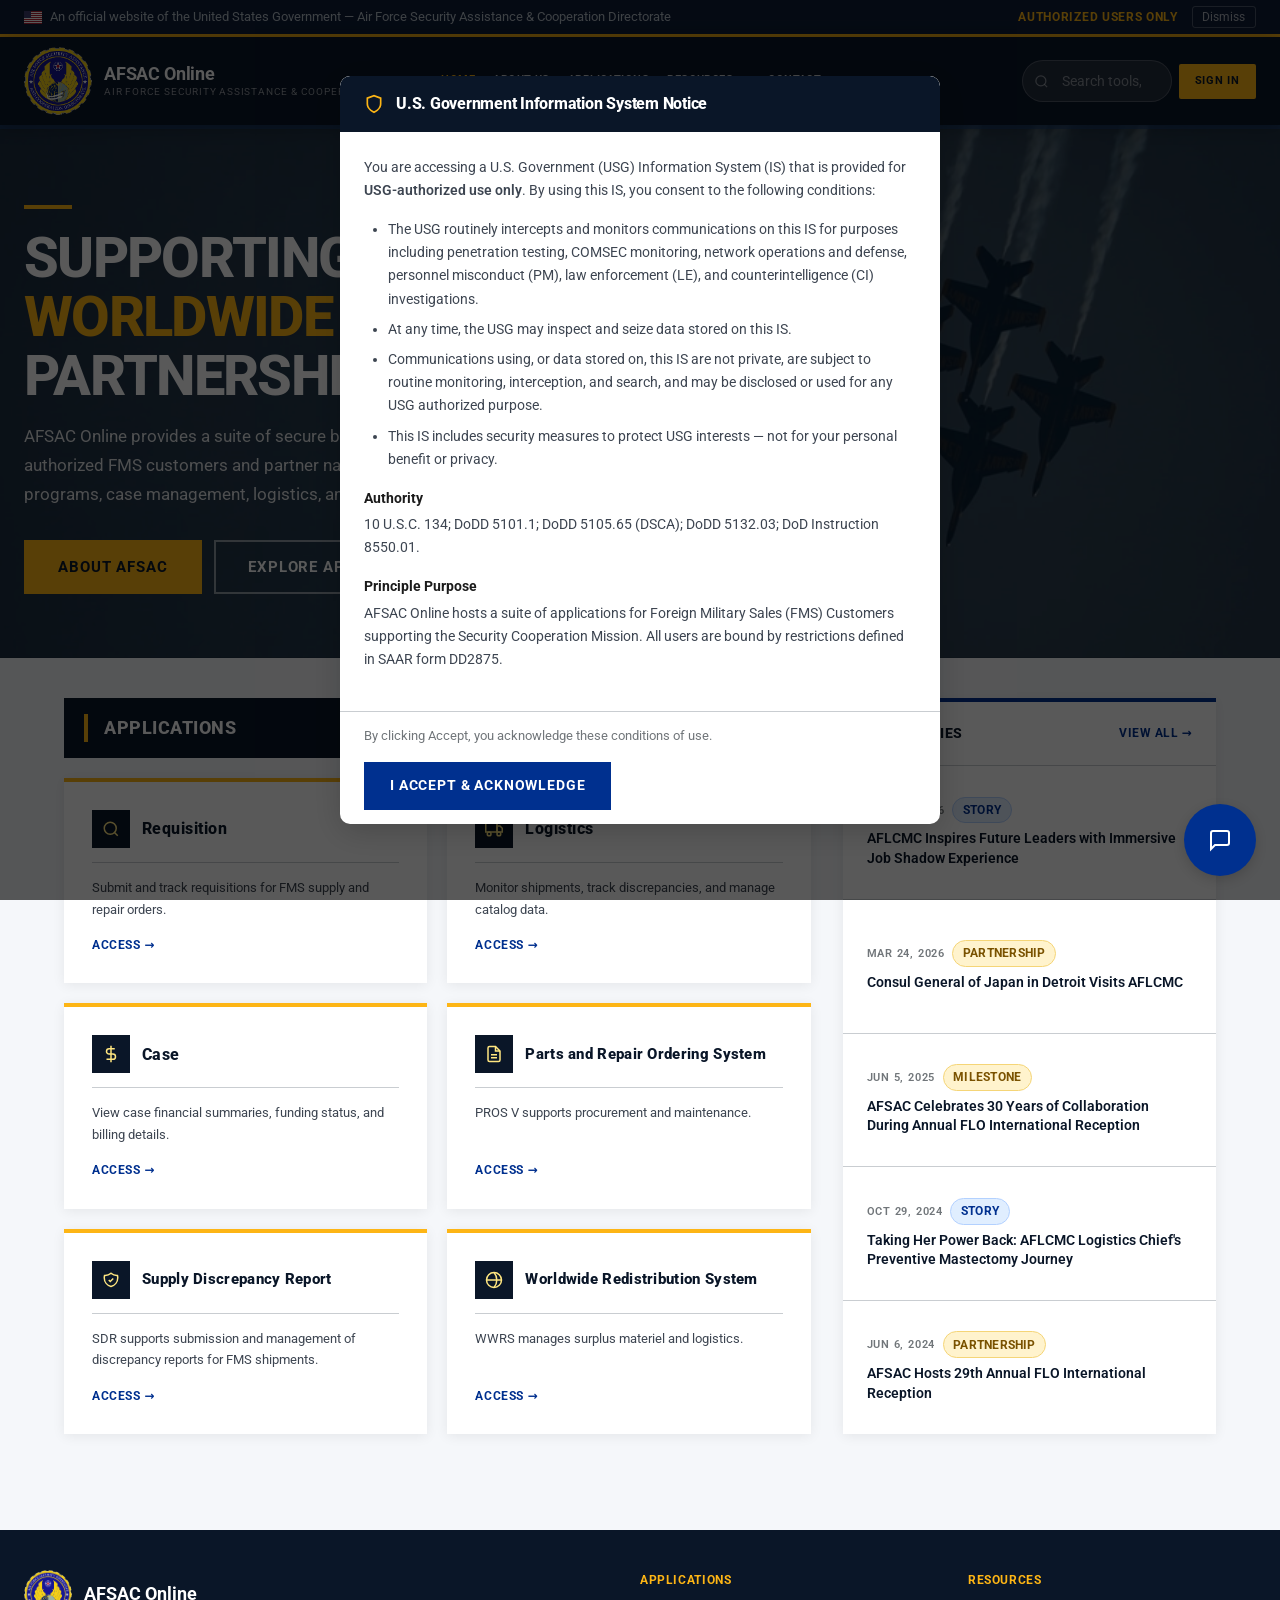
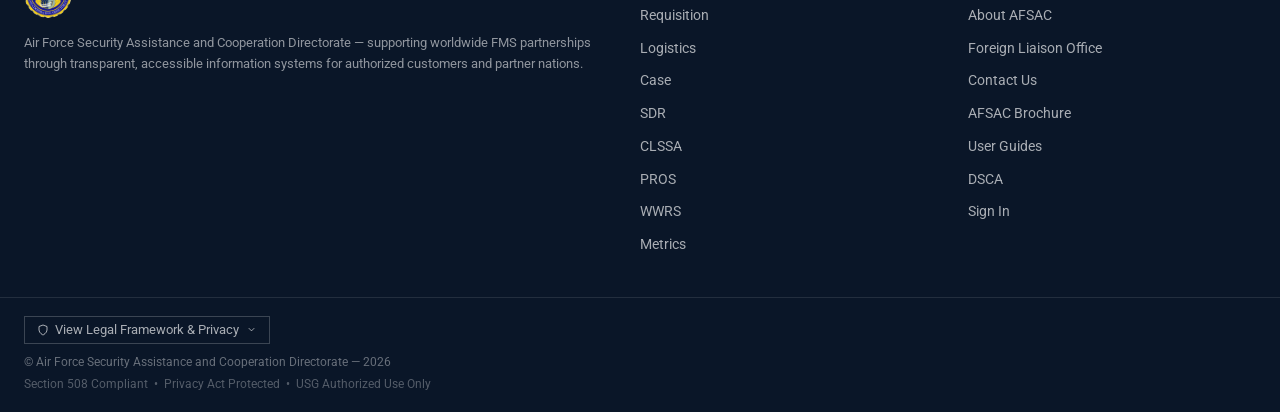
<file: index.html>
<!DOCTYPE html>
<html lang="en">
<head>
  <meta charset="UTF-8">
  <meta name="viewport" content="width=device-width, initial-scale=1.0">
  <title>AFSAC Online — Supporting Worldwide Partnerships</title>
  <meta name="description" content="AFSAC Online provides business applications giving authorized FMS customers visibility into country programs, logistics, and security cooperation activities.">
  <link rel="stylesheet" href="style.css">
</head>
<body class="index-page site-page">

<!-- USG System Notice Modal (shown once per session) -->
<div id="usg-modal" class="modal-overlay hidden">
  <div class="modal-box">
    <div class="modal-header">
      <svg width="20" height="20" fill="none" stroke="currentColor" stroke-width="2" viewBox="0 0 24 24" style="color:var(--gold);flex-shrink:0"><path d="M12 22s8-4 8-10V5l-8-3-8 3v7c0 6 8 10 8 10z"/></svg>
      <h2>U.S. Government Information System Notice</h2>
    </div>
    <div class="modal-body">
      <p>You are accessing a U.S. Government (USG) Information System (IS) that is provided for <strong>USG-authorized use only</strong>. By using this IS, you consent to the following conditions:</p>
      <ul>
        <li>The USG routinely intercepts and monitors communications on this IS for purposes including penetration testing, COMSEC monitoring, network operations and defense, personnel misconduct (PM), law enforcement (LE), and counterintelligence (CI) investigations.</li>
        <li>At any time, the USG may inspect and seize data stored on this IS.</li>
        <li>Communications using, or data stored on, this IS are not private, are subject to routine monitoring, interception, and search, and may be disclosed or used for any USG authorized purpose.</li>
        <li>This IS includes security measures to protect USG interests — not for your personal benefit or privacy.</li>
      </ul>
      <p class="modal-section-title">Authority</p>
      <p>10 U.S.C. 134; DoDD 5101.1; DoDD 5105.65 (DSCA); DoDD 5132.03; DoD Instruction 8550.01.</p>
      <p class="modal-section-title">Principle Purpose</p>
      <p>AFSAC Online hosts a suite of applications for Foreign Military Sales (FMS) Customers supporting the Security Cooperation Mission. All users are bound by restrictions defined in SAAR form DD2875.</p>
    </div>
    <div class="modal-footer">
      <span class="modal-footer-note">By clicking Accept, you acknowledge these conditions of use.</span>
      <button id="usg-accept" class="btn btn-primary">I Accept &amp; Acknowledge</button>
    </div>
  </div>
</div>

<!-- Government Banner -->
<div class="gov-banner">
  <div class="container">
    <div class="gov-banner-flag">
      <svg width="18" height="13" viewBox="0 0 18 13" fill="none" style="flex-shrink:0">
        <rect width="18" height="13" fill="#B22234"/>
        <rect y="1" width="18" height="1" fill="white"/>
        <rect y="3" width="18" height="1" fill="white"/>
        <rect y="5" width="18" height="1" fill="white"/>
        <rect y="7" width="18" height="1" fill="white"/>
        <rect y="9" width="18" height="1" fill="white"/>
        <rect y="11" width="18" height="1" fill="white"/>
        <rect width="7" height="7" fill="#3C3B6E"/>
      </svg>
      An official website of the United States Government &mdash; Air Force Security Assistance &amp; Cooperation Directorate
    </div>
    <div class="gov-banner-right">
      <span class="gov-banner-notice">Authorized Users Only</span>
      <button class="gov-banner-dismiss">Dismiss</button>
    </div>
  </div>
</div>

<!-- Site Header -->
<header class="site-header">
  <div class="container">
    <div class="header-inner">
      <a href="index.html" class="site-logo">
        <div class="logo-emblem"></div>
        <div class="logo-text">
          <span class="logo-title">AFSAC Online</span>
          <span class="logo-subtitle">Air Force Security Assistance &amp; Cooperation</span>
        </div>
      </a>
      <nav aria-label="Main navigation">
        <ul class="main-nav">
          <li><a href="index.html" class="active">Home</a></li>
          <li><a href="about.html">About Us</a></li>
          <li><a href="toolbox.html">Applications</a></li>
          <li class="nav-dropdown"><a href="flo.html">Resources <svg width="11" height="11" fill="none" stroke="currentColor" stroke-width="2" viewBox="0 0 24 24"><polyline points="6 9 12 15 18 9"/></svg></a><div class="nav-dropdown-menu"><a href="flo.html">FLO Information</a><a href="#">LOR</a><a href="#">Report2Web</a><a href="#">SCIP Portal</a><a href="#">DSAMS</a></div></li>
          <li><a href="contact.html">Contact</a></li>
        </ul>
      </nav>
      <div class="header-actions">
        <form class="search-form" role="search" onsubmit="return false">
          <svg class="search-icon" width="15" height="15" fill="none" stroke="currentColor" stroke-width="2" viewBox="0 0 24 24"><circle cx="11" cy="11" r="8"/><line x1="21" y1="21" x2="16.65" y2="16.65"/></svg>
          <input type="search" class="search-input" placeholder="Search tools, guides&hellip;" aria-label="Search AFSAC tools">
        </form>
        <a href="login.html" class="header-login-btn">Sign In</a>
      </div>
      <button class="hamburger" aria-label="Open menu" aria-expanded="false">
        <svg width="18" height="18" fill="none" stroke="currentColor" stroke-width="2" viewBox="0 0 24 24"><line x1="3" y1="6" x2="21" y2="6"/><line x1="3" y1="12" x2="21" y2="12"/><line x1="3" y1="18" x2="21" y2="18"/></svg>
      </button>
    </div>
  </div>
  <nav class="mobile-nav" aria-label="Mobile navigation">
    <a href="index.html">Home</a>
    <a href="about.html">About Us</a>
    <a href="toolbox.html">Applications</a>
    <a href="flo.html">Resources</a>
    <a href="contact.html">Contact</a>
    <a href="login.html" style="color:var(--gold);font-weight:700">Sign In</a>
  </nav>
</header>

<!-- Hero -->
<section class="hero">
  <div class="container">
    <div class="hero-inner">
      <div class="hero-text">
        <h1 class="hero-title">Supporting<br><span>Worldwide</span> Partnerships</h1>
        <p class="hero-desc">AFSAC Online provides a suite of secure business applications giving authorized FMS customers and partner nations direct visibility into country programs, case management, logistics, and security cooperation activities.</p>
        <div class="hero-actions">
          <a href="about.html" class="btn btn-gold btn-lg">About AFSAC</a>
          <a href="toolbox.html" class="btn btn-ghost btn-lg">Explore Applications</a>
        </div>
      </div>
    </div>
  </div>
</section>

<div class="page-wrapper" style="padding:0">

  <!-- ── Split Section: Applications (2/3) + News (1/3) ─── -->
  <section>
    <!-- Split layout -->
    <div class="container" style="padding-top:2.5rem;padding-bottom:3rem">
      <div style="display:grid;grid-template-columns:2fr 1fr;gap:2rem;align-items:stretch">

        <!-- LEFT 2/3: Application cards grid -->
        <div>
          <!-- Applications header -->
          <div style="background:var(--navy);padding:1rem 1.25rem;margin-bottom:1.25rem;display:flex;align-items:center;gap:1rem">
            <div style="width:4px;height:1.75rem;background:var(--gold);flex-shrink:0"></div>
            <h2 style="margin:0;font-size:1.125rem;font-weight:800;color:white;letter-spacing:.03em;text-transform:uppercase">Applications</h2>
            <a href="toolbox.html" style="margin-left:auto;display:inline-flex;align-items:center;gap:.4rem;color:rgba(255,255,255,.6);font-size:.75rem;font-weight:700;letter-spacing:.05em;text-transform:uppercase;text-decoration:none">View More <svg width="11" height="11" fill="none" stroke="currentColor" stroke-width="2" viewBox="0 0 24 24"><line x1="5" y1="12" x2="19" y2="12"/><polyline points="12 5 19 12 12 19"/></svg></a>
          </div>
          <div style="display:grid;grid-template-columns:1fr 1fr;gap:1.25rem">

            <a href="toolbox.html" style="background:white;border-top:4px solid var(--gold);padding:1.75rem;box-shadow:0 2px 12px rgba(0,0,0,.07);text-decoration:none;display:flex;flex-direction:column;transition:transform .2s,box-shadow .2s" onmouseover="this.style.transform='translateY(-3px)';this.style.boxShadow='0 8px 24px rgba(0,0,0,.12)'" onmouseout="this.style.transform='';this.style.boxShadow='0 2px 12px rgba(0,0,0,.07)'">
              <div style="display:flex;align-items:center;gap:.75rem;margin-bottom:.875rem;padding-bottom:.875rem;border-bottom:1px solid var(--border)">
                <div style="width:38px;height:38px;background:var(--navy);display:flex;align-items:center;justify-content:center;flex-shrink:0"><svg width="18" height="18" fill="none" stroke="#FFE680" stroke-width="2" viewBox="0 0 24 24"><circle cx="11" cy="11" r="8"/><line x1="21" y1="21" x2="16.65" y2="16.65"/></svg></div>
                <span style="font-size:1rem;font-weight:800;color:var(--navy);text-transform:none;letter-spacing:.03em">Requisition</span>
              </div>
              <p style="margin:0 0 1rem;color:var(--text-body);font-size:.84rem;line-height:1.6;flex:1">Submit and track requisitions for FMS supply and repair orders.</p>
              <span style="color:var(--af-blue);font-size:.75rem;font-weight:700;letter-spacing:.05em;text-transform:uppercase">Access &rarr;</span>
            </a>

            <a href="toolbox.html" style="background:white;border-top:4px solid var(--gold);padding:1.75rem;box-shadow:0 2px 12px rgba(0,0,0,.07);text-decoration:none;display:flex;flex-direction:column;transition:transform .2s,box-shadow .2s" onmouseover="this.style.transform='translateY(-3px)';this.style.boxShadow='0 8px 24px rgba(0,0,0,.12)'" onmouseout="this.style.transform='';this.style.boxShadow='0 2px 12px rgba(0,0,0,.07)'">
              <div style="display:flex;align-items:center;gap:.75rem;margin-bottom:.875rem;padding-bottom:.875rem;border-bottom:1px solid var(--border)">
                <div style="width:38px;height:38px;background:var(--navy);display:flex;align-items:center;justify-content:center;flex-shrink:0"><svg width="18" height="18" fill="none" stroke="#FFE680" stroke-width="2" viewBox="0 0 24 24"><rect x="1" y="3" width="15" height="13"/><polygon points="16 8 20 8 23 11 23 16 16 16 16 8"/><circle cx="5.5" cy="18.5" r="2.5"/><circle cx="18.5" cy="18.5" r="2.5"/></svg></div>
                <span style="font-size:1rem;font-weight:800;color:var(--navy);text-transform:none;letter-spacing:.03em">Logistics</span>
              </div>
              <p style="margin:0 0 1rem;color:var(--text-body);font-size:.84rem;line-height:1.6;flex:1">Monitor shipments, track discrepancies, and manage catalog data.</p>
              <span style="color:var(--af-blue);font-size:.75rem;font-weight:700;letter-spacing:.05em;text-transform:uppercase">Access &rarr;</span>
            </a>

            <a href="toolbox.html" style="background:white;border-top:4px solid var(--gold);padding:1.75rem;box-shadow:0 2px 12px rgba(0,0,0,.07);text-decoration:none;display:flex;flex-direction:column;transition:transform .2s,box-shadow .2s" onmouseover="this.style.transform='translateY(-3px)';this.style.boxShadow='0 8px 24px rgba(0,0,0,.12)'" onmouseout="this.style.transform='';this.style.boxShadow='0 2px 12px rgba(0,0,0,.07)'">
              <div style="display:flex;align-items:center;gap:.75rem;margin-bottom:.875rem;padding-bottom:.875rem;border-bottom:1px solid var(--border)">
                <div style="width:38px;height:38px;background:var(--navy);display:flex;align-items:center;justify-content:center;flex-shrink:0"><svg width="18" height="18" fill="none" stroke="#FFE680" stroke-width="2" viewBox="0 0 24 24"><line x1="12" y1="1" x2="12" y2="23"/><path d="M17 5H9.5a3.5 3.5 0 000 7h5a3.5 3.5 0 010 7H6"/></svg></div>
                <span style="font-size:1rem;font-weight:800;color:var(--navy);text-transform:none;letter-spacing:.03em">Case</span>
              </div>
              <p style="margin:0 0 1rem;color:var(--text-body);font-size:.84rem;line-height:1.6;flex:1">View case financial summaries, funding status, and billing details.</p>
              <span style="color:var(--af-blue);font-size:.75rem;font-weight:700;letter-spacing:.05em;text-transform:uppercase">Access &rarr;</span>
            </a>

            <a href="toolbox.html" style="background:white;border-top:4px solid var(--gold);padding:1.75rem;box-shadow:0 2px 12px rgba(0,0,0,.07);text-decoration:none;display:flex;flex-direction:column;transition:transform .2s,box-shadow .2s" onmouseover="this.style.transform='translateY(-3px)';this.style.boxShadow='0 8px 24px rgba(0,0,0,.12)'" onmouseout="this.style.transform='';this.style.boxShadow='0 2px 12px rgba(0,0,0,.07)'">
              <div style="display:flex;align-items:center;gap:.75rem;margin-bottom:.875rem;padding-bottom:.875rem;border-bottom:1px solid var(--border)">
                <div style="width:38px;height:38px;background:var(--navy);display:flex;align-items:center;justify-content:center;flex-shrink:0"><svg width="18" height="18" fill="none" stroke="#FFE680" stroke-width="2" viewBox="0 0 24 24"><path d="M14 2H6a2 2 0 00-2 2v16a2 2 0 002 2h12a2 2 0 002-2V8z"/><polyline points="14 2 14 8 20 8"/><line x1="16" y1="13" x2="8" y2="13"/><line x1="16" y1="17" x2="8" y2="17"/></svg></div>
                <span style="font-size:.95rem;font-weight:800;color:var(--navy);letter-spacing:.02em">Parts and Repair Ordering System</span>
              </div>
              <p style="margin:0 0 1rem;color:var(--text-body);font-size:.84rem;line-height:1.6;flex:1">PROS V supports procurement and maintenance.</p>
              <span style="color:var(--af-blue);font-size:.75rem;font-weight:700;letter-spacing:.05em;text-transform:uppercase">Access &rarr;</span>
            </a>

            <a href="toolbox.html" style="background:white;border-top:4px solid var(--gold);padding:1.75rem;box-shadow:0 2px 12px rgba(0,0,0,.07);text-decoration:none;display:flex;flex-direction:column;transition:transform .2s,box-shadow .2s" onmouseover="this.style.transform='translateY(-3px)';this.style.boxShadow='0 8px 24px rgba(0,0,0,.12)'" onmouseout="this.style.transform='';this.style.boxShadow='0 2px 12px rgba(0,0,0,.07)'">
              <div style="display:flex;align-items:center;gap:.75rem;margin-bottom:.875rem;padding-bottom:.875rem;border-bottom:1px solid var(--border)">
                <div style="width:38px;height:38px;background:var(--navy);display:flex;align-items:center;justify-content:center;flex-shrink:0"><svg width="18" height="18" fill="none" stroke="#FFE680" stroke-width="2" viewBox="0 0 24 24"><path d="M9 12l2 2 4-4m5.618-4.016A11.955 11.955 0 0112 2.944a11.955 11.955 0 01-8.618 3.04A12.02 12.02 0 003 9c0 5.591 3.824 10.29 9 11.622 5.176-1.332 9-6.03 9-11.622 0-1.042-.133-2.052-.382-3.016z"/></svg></div>
                <span style="font-size:.95rem;font-weight:800;color:var(--navy);letter-spacing:.02em">Supply Discrepancy Report</span>
              </div>
              <p style="margin:0 0 1rem;color:var(--text-body);font-size:.84rem;line-height:1.6;flex:1">SDR supports submission and management of discrepancy reports for FMS shipments.</p>
              <span style="color:var(--af-blue);font-size:.75rem;font-weight:700;letter-spacing:.05em;text-transform:uppercase">Access &rarr;</span>
            </a>

            <a href="toolbox.html" style="background:white;border-top:4px solid var(--gold);padding:1.75rem;box-shadow:0 2px 12px rgba(0,0,0,.07);text-decoration:none;display:flex;flex-direction:column;transition:transform .2s,box-shadow .2s" onmouseover="this.style.transform='translateY(-3px)';this.style.boxShadow='0 8px 24px rgba(0,0,0,.12)'" onmouseout="this.style.transform='';this.style.boxShadow='0 2px 12px rgba(0,0,0,.07)'">
              <div style="display:flex;align-items:center;gap:.75rem;margin-bottom:.875rem;padding-bottom:.875rem;border-bottom:1px solid var(--border)">
                <div style="width:38px;height:38px;background:var(--navy);display:flex;align-items:center;justify-content:center;flex-shrink:0"><svg width="18" height="18" fill="none" stroke="#FFE680" stroke-width="2" viewBox="0 0 24 24"><circle cx="12" cy="12" r="10"/><path d="M2 12h20M12 2a15.3 15.3 0 010 20"/></svg></div>
                <span style="font-size:.95rem;font-weight:800;color:var(--navy);letter-spacing:.02em">Worldwide Redistribution System</span>
              </div>
              <p style="margin:0 0 1rem;color:var(--text-body);font-size:.84rem;line-height:1.6;flex:1">WWRS manages surplus materiel and logistics.</p>
              <span style="color:var(--af-blue);font-size:.75rem;font-weight:700;letter-spacing:.05em;text-transform:uppercase">Access &rarr;</span>
            </a>

          </div>
        </div>

        <!-- RIGHT 1/3: News feed -->
        <div style="background:white;border-top:4px solid var(--af-blue);box-shadow:0 2px 12px rgba(0,0,0,.07);display:flex;flex-direction:column;overflow:hidden">
          <div style="padding:1.25rem 1.5rem;border-bottom:1px solid var(--border);display:flex;align-items:center;justify-content:space-between">
            <span style="font-size:.9rem;font-weight:800;color:var(--navy);text-transform:uppercase;letter-spacing:.04em">FMS Stories</span>
            <a href="https://www.aflcmc.af.mil/WELCOME/Organizations/Air-Force-Security-Assistance-Cooperation-Directorate/Stories/" target="_blank" rel="noopener" style="font-size:.75rem;color:var(--af-blue);font-weight:700;text-decoration:none;letter-spacing:.04em;text-transform:uppercase">View All &rarr;</a>
          </div>
          <div style="display:flex;flex-direction:column;flex:1">
            <a href="https://www.aflcmc.af.mil/NEWS/Article/4442650/aflcmc-inspires-future-leaders-with-immersive-job-shadow-experience/" target="_blank" rel="noopener" style="display:flex;flex-direction:column;justify-content:center;flex:1;padding:1.25rem 1.5rem;border-bottom:1px solid var(--border);text-decoration:none;transition:background .15s" onmouseover="this.style.background='#f5f7fa'" onmouseout="this.style.background=''">
              <div style="font-size:.68rem;color:var(--text-muted);text-transform:uppercase;letter-spacing:.07em;font-weight:600;margin-bottom:.375rem">Mar 25, 2026 &nbsp;<span class="badge badge-blue">Story</span></div>
              <p style="margin:0;font-size:.875rem;font-weight:600;color:var(--navy);line-height:1.4">AFLCMC Inspires Future Leaders with Immersive Job Shadow Experience</p>
            </a>
            <a href="https://www.aflcmc.af.mil/NEWS/Article/4442542/consul-general-of-japan-in-detroit-visits-aflcmc/" target="_blank" rel="noopener" style="display:flex;flex-direction:column;justify-content:center;flex:1;padding:1.25rem 1.5rem;border-bottom:1px solid var(--border);text-decoration:none;transition:background .15s" onmouseover="this.style.background='#f5f7fa'" onmouseout="this.style.background=''">
              <div style="font-size:.68rem;color:var(--text-muted);text-transform:uppercase;letter-spacing:.07em;font-weight:600;margin-bottom:.375rem">Mar 24, 2026 &nbsp;<span class="badge badge-gold">Partnership</span></div>
              <p style="margin:0;font-size:.875rem;font-weight:600;color:var(--navy);line-height:1.4">Consul General of Japan in Detroit Visits AFLCMC</p>
            </a>
            <a href="https://www.aflcmc.af.mil/NEWS/Article/4207478/afsac-celebrates-30-years-of-collaboration-during-its-annual-flo-international/" target="_blank" rel="noopener" style="display:flex;flex-direction:column;justify-content:center;flex:1;padding:1.25rem 1.5rem;border-bottom:1px solid var(--border);text-decoration:none;transition:background .15s" onmouseover="this.style.background='#f5f7fa'" onmouseout="this.style.background=''">
              <div style="font-size:.68rem;color:var(--text-muted);text-transform:uppercase;letter-spacing:.07em;font-weight:600;margin-bottom:.375rem">Jun 5, 2025 &nbsp;<span class="badge badge-gold">Milestone</span></div>
              <p style="margin:0;font-size:.875rem;font-weight:600;color:var(--navy);line-height:1.4">AFSAC Celebrates 30 Years of Collaboration During Annual FLO International Reception</p>
            </a>
            <a href="https://www.aflcmc.af.mil/NEWS/Article/3949402/taking-her-power-back-aflcmc-logistics-chief-explains-decision-to-have-preventi/" target="_blank" rel="noopener" style="display:flex;flex-direction:column;justify-content:center;flex:1;padding:1.25rem 1.5rem;border-bottom:1px solid var(--border);text-decoration:none;transition:background .15s" onmouseover="this.style.background='#f5f7fa'" onmouseout="this.style.background=''">
              <div style="font-size:.68rem;color:var(--text-muted);text-transform:uppercase;letter-spacing:.07em;font-weight:600;margin-bottom:.375rem">Oct 29, 2024 &nbsp;<span class="badge badge-blue">Story</span></div>
              <p style="margin:0;font-size:.875rem;font-weight:600;color:var(--navy);line-height:1.4">Taking Her Power Back: AFLCMC Logistics Chief's Preventive Mastectomy Journey</p>
            </a>
            <a href="https://www.aflcmc.af.mil/NEWS/Article/3799036/afsac-hosts-its-29th-annual-flo-international-reception/" target="_blank" rel="noopener" style="display:flex;flex-direction:column;justify-content:center;flex:1;padding:1.25rem 1.5rem;text-decoration:none;transition:background .15s" onmouseover="this.style.background='#f5f7fa'" onmouseout="this.style.background=''">
              <div style="font-size:.68rem;color:var(--text-muted);text-transform:uppercase;letter-spacing:.07em;font-weight:600;margin-bottom:.375rem">Jun 6, 2024 &nbsp;<span class="badge badge-gold">Partnership</span></div>
              <p style="margin:0;font-size:.875rem;font-weight:600;color:var(--navy);line-height:1.4">AFSAC Hosts 29th Annual FLO International Reception</p>
            </a>
          </div>
        </div>

      </div>
    </div>
  </section>

</div>

<!-- Footer -->
<footer class="site-footer">
  <div class="footer-top">
    <div class="container">
      <div class="footer-grid">
        <div>
          <a href="index.html" class="footer-brand-logo">
            <div class="logo-emblem" style="width:48px;height:48px;font-size:.95rem"></div>
            <span class="footer-brand-title">AFSAC Online</span>
          </a>
          <p class="footer-brand-desc">Air Force Security Assistance and Cooperation Directorate — supporting worldwide FMS partnerships through transparent, accessible information systems for authorized customers and partner nations.</p>
        </div>
        <div>
          <div class="footer-col-title">Applications</div>
          <ul class="footer-links">
            <li><a href="https://afsac.wpafb.af.mil/req_input.jsp">Requisition</a></li>
            <li><a href="https://afsac.wpafb.af.mil/logistics.jsp">Logistics</a></li>
            <li><a href="https://afsac.wpafb.af.mil/financial.jsp">Case</a></li>
            <li><a href="https://afsac.wpafb.af.mil/sdr.jsp">SDR</a></li>
            <li><a href="https://afsac.wpafb.af.mil/clssa.jsp">CLSSA</a></li>
            <li><a href="https://afsac.wpafb.af.mil/pros.jsp">PROS</a></li>
            <li><a href="https://afsac4.wpafb.af.mil/WWRS">WWRS</a></li>
            <li><a href="afsac-metrics">Metrics</a></li>
          </ul>
        </div>
        <div>
          <div class="footer-col-title">Resources</div>
          <ul class="footer-links">
            <li><a href="about.html">About AFSAC</a></li>
            <li><a href="flo.html">Foreign Liaison Office</a></li>
            <li><a href="contact.html">Contact Us</a></li>
            <li><a href="AFSAC_Brochure.pdf">AFSAC Brochure</a></li>
            <li><a href="#">User Guides</a></li>
            <li><a href="#">DSCA</a></li>
            <li><a href="login.html">Sign In</a></li>
          </ul>
        </div>
      </div>
    </div>
  </div>
  <div class="footer-bottom">
    <div class="container">
      <div class="footer-bottom-inner">
        <div style="flex:1">
          <button class="footer-legal-toggle">
            <svg width="12" height="12" fill="none" stroke="currentColor" stroke-width="2" viewBox="0 0 24 24"><path d="M12 22s8-4 8-10V5l-8-3-8 3v7c0 6 8 10 8 10z"/></svg>
            <span class="toggle-text">View Legal Framework &amp; Privacy</span>
            <svg width="11" height="11" fill="none" stroke="currentColor" stroke-width="2" viewBox="0 0 24 24"><polyline points="6 9 12 15 18 9"/></svg>
          </button>
          <div class="footer-legal-panel" id="legal-panel">
            <h4>U.S. Government System Notice</h4>
            <p>You are accessing a U.S. Government (USG) Information System (IS) provided for USG-authorized use only. The USG routinely monitors communications on this IS, may inspect and seize data at any time, and communications are not private. Security measures on this IS protect USG interests — not your personal benefit or privacy. Notwithstanding the above, using this IS does not constitute consent to PM, LE or CI investigative searching or monitoring of privileged communications. See User Agreement for details.</p>
            <h4>Authority</h4>
            <p>10 U.S.C. 134, Under Secretary of Defense for Policy; DoDD 5101.1, DoD Executive Agent; DoDD 5105.65, Defense Security Cooperation Agency (DSCA); DoDD 5132.03, DoD Policy and Responsibilities Relating to Security Cooperation; DoD Instruction 8550.01, DoD Internet Services and Internet-Based Capabilities.</p>
            <h4>Principle Purpose</h4>
            <p>AFSAC Online hosts a suite of applications for Foreign Military Sales (FMS) Customers and to support the Security Cooperation Mission. All users accessing AFSAC Online are bound by the restrictions defined in SAAR form (DD2875).</p>
            <h4>Privacy Act</h4>
            <p>AFSAC Online data is protected under the Privacy Act of 1974. The applicable Privacy Act System of Records Notice (K890.15) is available at the <a href="https://www.federalregister.gov/documents/2021/08/10/2021-17000/privacy-act-of-1974-system-of-records">Federal Register</a>. Information regarding safeguarding PII can be found at the <a href="https://dpcld.defense.gov/Privacy/About-the-Office/DoD-Federal-Privacy-Rule/Appendix-A/">DoD Privacy Office</a>.</p>
            <h4>Section 508 Accessibility</h4>
            <p>The U.S. Department of Defense is committed to making its electronic and information technologies accessible to individuals with disabilities in accordance with Section 508 of the Rehabilitation Act (29 U.S.C. 794d), as amended in 1998.</p>
          </div>
          <div class="footer-copyright">&copy; Air Force Security Assistance and Cooperation Directorate &mdash; 2026</div>
          <div class="footer-508">Section 508 Compliant &nbsp;&bull;&nbsp; Privacy Act Protected &nbsp;&bull;&nbsp; USG Authorized Use Only</div>
        </div>

      </div>
    </div>
  </div>
</footer>

<script src="main.js"></script>
</body>
</html>
</file>
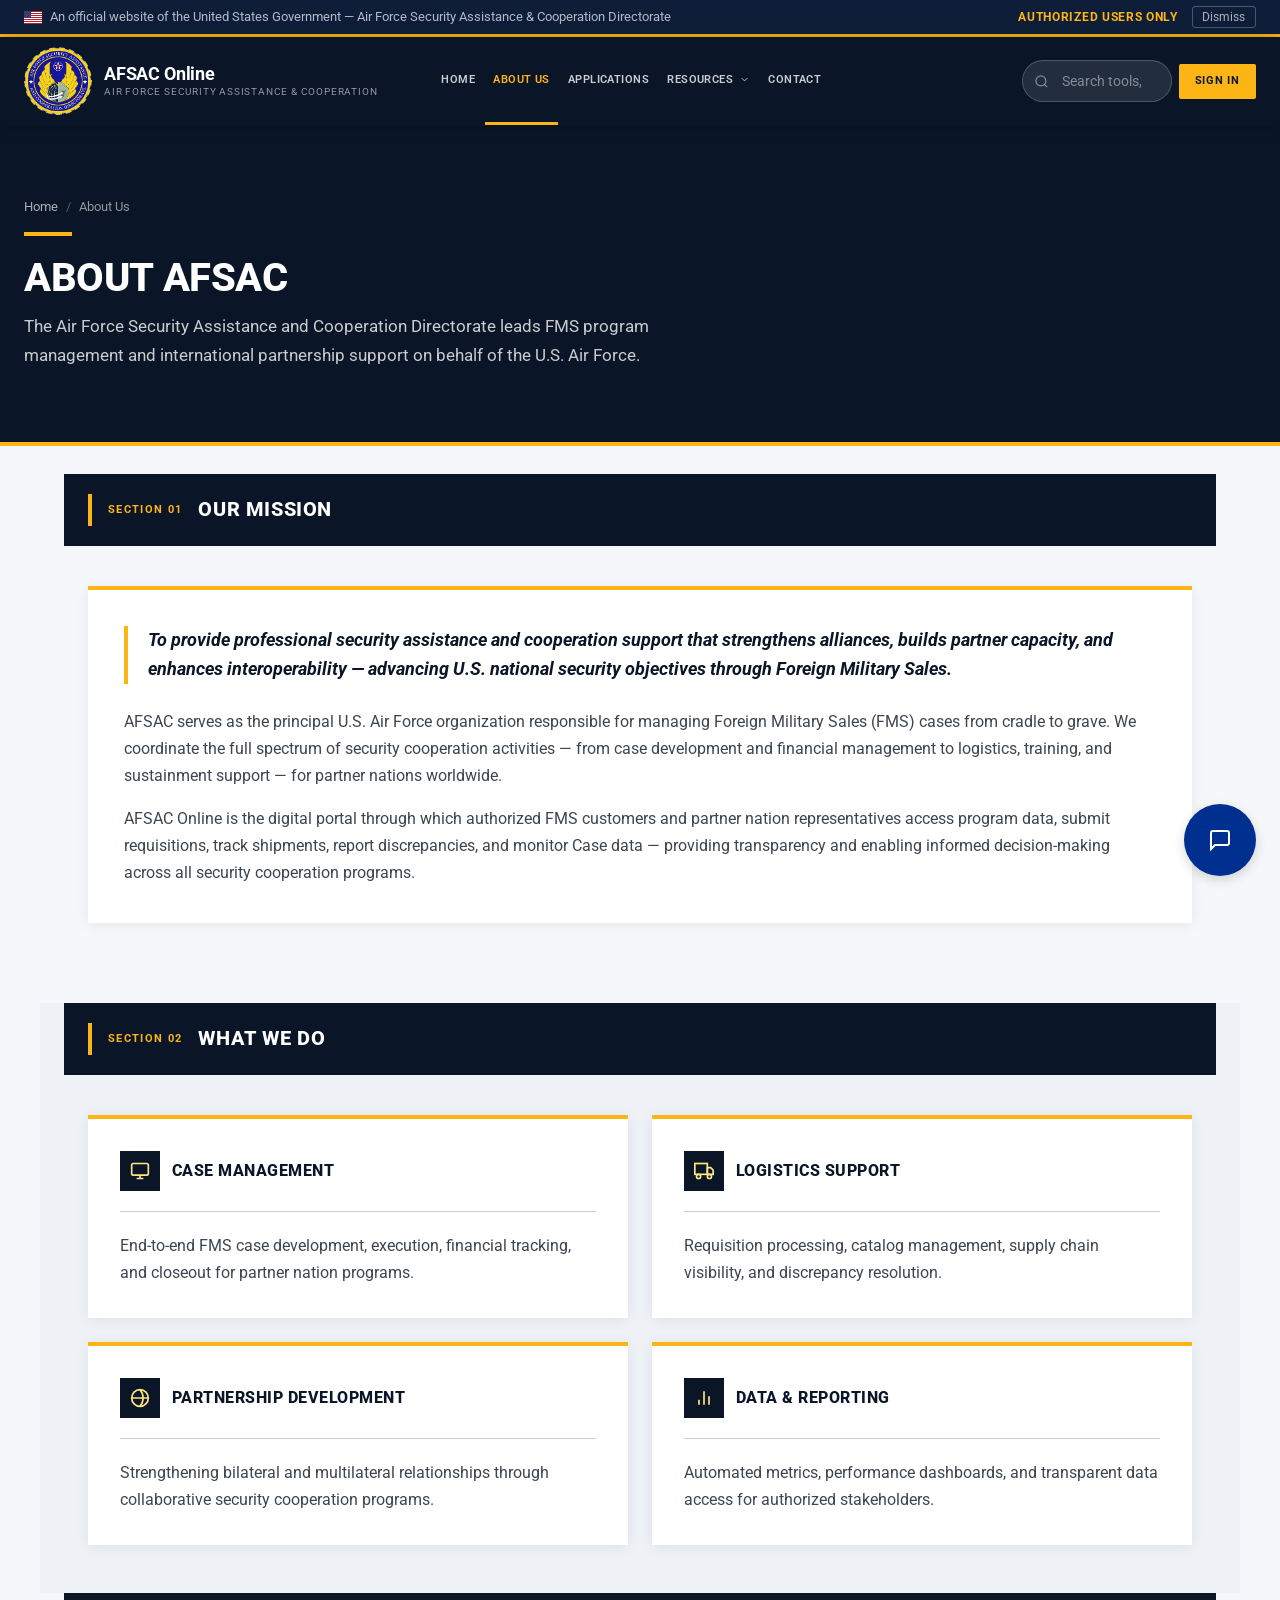
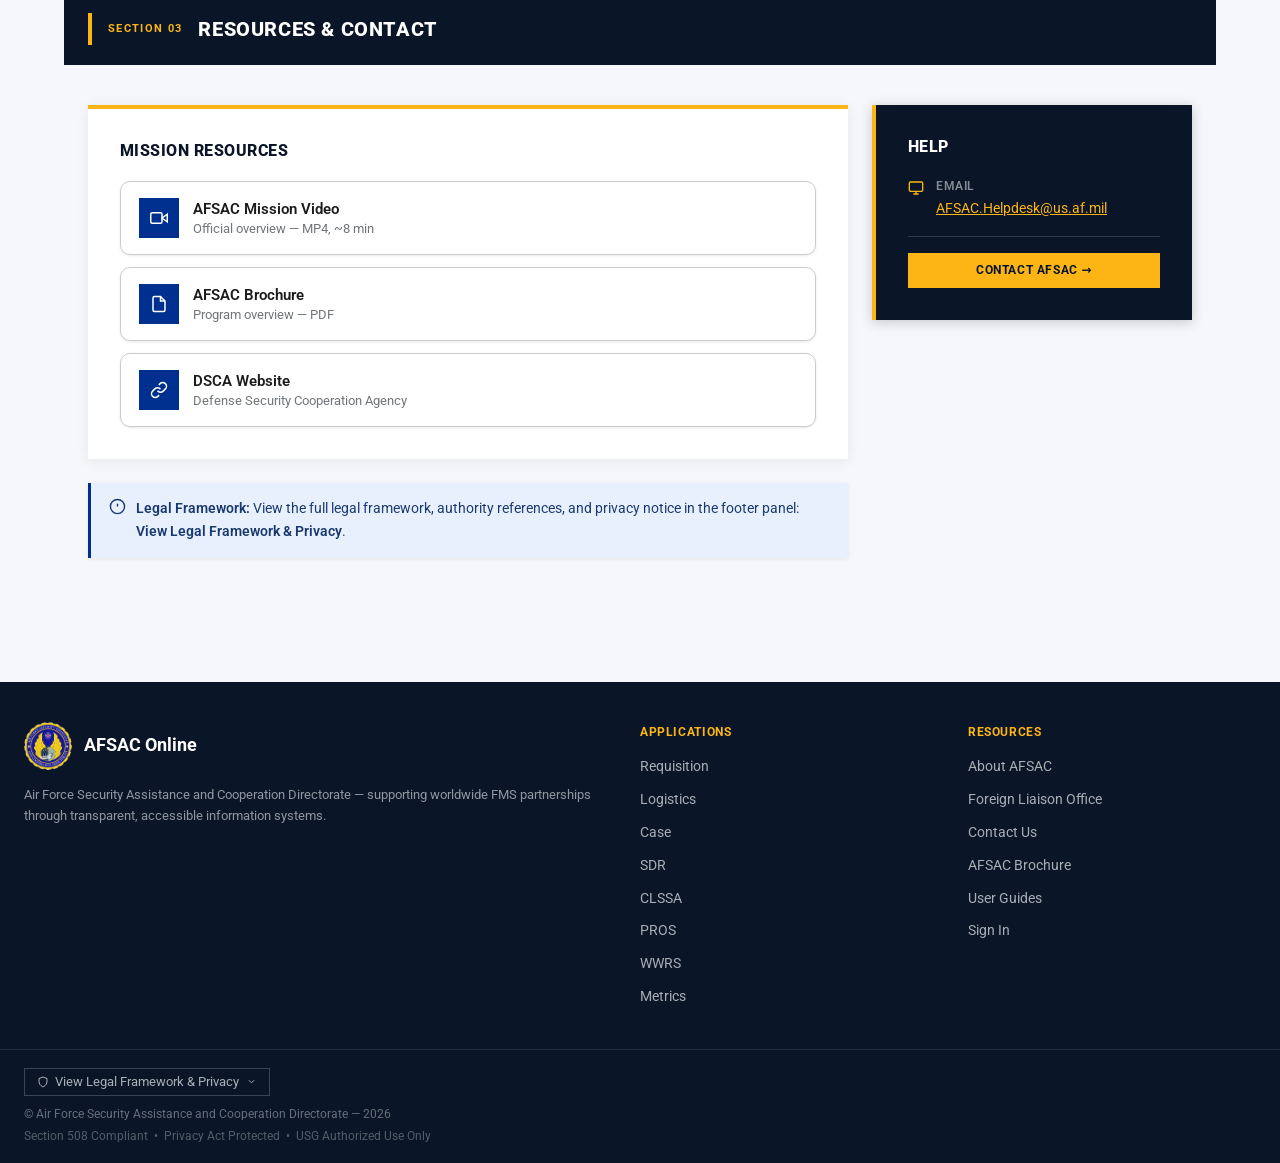
<file: about.html>
<!DOCTYPE html>
<html lang="en">
<head>
  <meta charset="UTF-8">
  <meta name="viewport" content="width=device-width, initial-scale=1.0">
  <title>About AFSAC — AFSAC Online</title>
  <meta name="description" content="About the Air Force Security Assistance and Cooperation Directorate — mission, values, and resources.">
  <link rel="stylesheet" href="style.css">
</head>
<body class="about-page site-page">

<!-- Gov Banner -->
<div class="gov-banner">
  <div class="container">
    <div class="gov-banner-flag">
      <svg width="18" height="13" viewBox="0 0 18 13" fill="none" style="flex-shrink:0"><rect width="18" height="13" fill="#B22234"/><rect y="1" width="18" height="1" fill="white"/><rect y="3" width="18" height="1" fill="white"/><rect y="5" width="18" height="1" fill="white"/><rect y="7" width="18" height="1" fill="white"/><rect y="9" width="18" height="1" fill="white"/><rect y="11" width="18" height="1" fill="white"/><rect width="7" height="7" fill="#3C3B6E"/></svg>
      An official website of the United States Government &mdash; Air Force Security Assistance &amp; Cooperation Directorate
    </div>
    <div class="gov-banner-right">
      <span class="gov-banner-notice">Authorized Users Only</span>
      <button class="gov-banner-dismiss">Dismiss</button>
    </div>
  </div>
</div>

<!-- Header -->
<header class="site-header">
  <div class="container">
    <div class="header-inner">
      <a href="index.html" class="site-logo">
        <div class="logo-emblem"></div>
        <div class="logo-text">
          <span class="logo-title">AFSAC Online</span>
          <span class="logo-subtitle">Air Force Security Assistance &amp; Cooperation</span>
        </div>
      </a>
      <nav aria-label="Main navigation">
        <ul class="main-nav">
          <li><a href="index.html">Home</a></li>
          <li><a href="about.html" class="active">About Us</a></li>
          <li><a href="toolbox.html">Applications</a></li>
          <li class="nav-dropdown"><a href="flo.html">Resources <svg width="11" height="11" fill="none" stroke="currentColor" stroke-width="2" viewBox="0 0 24 24"><polyline points="6 9 12 15 18 9"/></svg></a><div class="nav-dropdown-menu"><a href="flo.html">FLO Information</a><a href="#">LOR</a><a href="#">Report2Web</a><a href="#">SCIP Portal</a><a href="#">DSAMS</a></div></li>
          <li><a href="contact.html">Contact</a></li>
        </ul>
      </nav>
      <div class="header-actions">
        <form class="search-form" role="search" onsubmit="return false">
          <svg class="search-icon" width="15" height="15" fill="none" stroke="currentColor" stroke-width="2" viewBox="0 0 24 24"><circle cx="11" cy="11" r="8"/><line x1="21" y1="21" x2="16.65" y2="16.65"/></svg>
          <input type="search" class="search-input" placeholder="Search tools, guides&hellip;" aria-label="Search">
        </form>
        <a href="login.html" class="header-login-btn">Sign In</a>
      </div>
      <button class="hamburger" aria-label="Open menu">
        <svg width="18" height="18" fill="none" stroke="currentColor" stroke-width="2" viewBox="0 0 24 24"><line x1="3" y1="6" x2="21" y2="6"/><line x1="3" y1="12" x2="21" y2="12"/><line x1="3" y1="18" x2="21" y2="18"/></svg>
      </button>
    </div>
  </div>
  <nav class="mobile-nav">
    <a href="index.html">Home</a><a href="about.html">About Us</a><a href="toolbox.html">Applications</a><a href="flo.html">Resources</a><a href="contact.html">Contact</a><a href="login.html" style="color:var(--gold);font-weight:700">Sign In</a>
  </nav>
</header>

<!-- Page Hero -->
<section class="page-header-section">
  <div class="container">
    <nav class="breadcrumb" aria-label="Breadcrumb">
      <a href="index.html">Home</a><span class="breadcrumb-sep">/</span><span>About Us</span>
    </nav>
    <h1>About AFSAC</h1>
    <p>The Air Force Security Assistance and Cooperation Directorate leads FMS program management and international partnership support on behalf of the U.S. Air Force.</p>
  </div>
</section>

<!-- Main Content -->
<div class="page-wrapper">

  <!-- Mission Section -->
  <section style="margin-bottom:0">
    <div style="background:var(--navy);padding:1.25rem 0;margin-bottom:2.5rem">
      <div class="container" style="display:flex;align-items:center;gap:1rem">
        <div style="width:4px;height:2rem;background:var(--gold);flex-shrink:0"></div>
        <span style="color:var(--gold);font-size:.7rem;font-weight:700;letter-spacing:.12em;text-transform:uppercase">Section 01</span>
        <h2 style="margin:0;font-size:1.25rem;font-weight:800;color:white;letter-spacing:.03em;text-transform:uppercase">Our Mission</h2>
      </div>
    </div>
    <div class="container" style="padding-bottom:3rem">
      <div style="background:white;border-top:4px solid var(--gold);padding:2.25rem;box-shadow:0 2px 12px rgba(0,0,0,.07);margin-bottom:2rem">
        <p style="font-size:1.125rem;font-weight:700;color:var(--navy);font-style:italic;border-left:4px solid var(--gold);padding-left:1.25rem;margin-bottom:1.5rem;line-height:1.6">To provide professional security assistance and cooperation support that strengthens alliances, builds partner capacity, and enhances interoperability — advancing U.S. national security objectives through Foreign Military Sales.</p>
        <p style="color:var(--text-body);line-height:1.7;margin-bottom:1rem">AFSAC serves as the principal U.S. Air Force organization responsible for managing Foreign Military Sales (FMS) cases from cradle to grave. We coordinate the full spectrum of security cooperation activities — from case development and financial management to logistics, training, and sustainment support — for partner nations worldwide.</p>
        <p style="color:var(--text-body);line-height:1.7;margin:0">AFSAC Online is the digital portal through which authorized FMS customers and partner nation representatives access program data, submit requisitions, track shipments, report discrepancies, and monitor Case data — providing transparency and enabling informed decision-making across all security cooperation programs.</p>
      </div>
    </div>
  </section>

  <!-- What We Do Section -->
  <section style="background:#eef1f6;margin:0 -1.5rem;padding:0 1.5rem">
    <div style="background:var(--navy);padding:1.25rem 0;margin-bottom:2.5rem">
      <div class="container" style="display:flex;align-items:center;gap:1rem">
        <div style="width:4px;height:2rem;background:var(--gold);flex-shrink:0"></div>
        <span style="color:var(--gold);font-size:.7rem;font-weight:700;letter-spacing:.12em;text-transform:uppercase">Section 02</span>
        <h2 style="margin:0;font-size:1.25rem;font-weight:800;color:white;letter-spacing:.03em;text-transform:uppercase">What We Do</h2>
      </div>
    </div>
    <div class="container" style="padding-bottom:3rem">
      <div style="display:grid;grid-template-columns:repeat(2,1fr);gap:1.5rem">
        <div style="background:white;border-top:4px solid var(--gold);padding:2rem;box-shadow:0 2px 12px rgba(0,0,0,.07)">
          <div style="display:flex;align-items:center;gap:.75rem;margin-bottom:1.25rem;padding-bottom:1.25rem;border-bottom:1px solid var(--border)">
            <div style="width:40px;height:40px;background:var(--navy);display:flex;align-items:center;justify-content:center;flex-shrink:0">
              <svg width="20" height="20" fill="none" stroke="#FFE680" stroke-width="2" viewBox="0 0 24 24"><rect x="2" y="3" width="20" height="14" rx="2"/><path d="M8 21h8M12 17v4"/></svg>
            </div>
            <h3 style="margin:0;font-size:1rem;font-weight:800;color:var(--navy);text-transform:uppercase;letter-spacing:.03em">Case Management</h3>
          </div>
          <p style="margin:0;color:var(--text-body);line-height:1.7">End-to-end FMS case development, execution, financial tracking, and closeout for partner nation programs.</p>
        </div>
        <div style="background:white;border-top:4px solid var(--gold);padding:2rem;box-shadow:0 2px 12px rgba(0,0,0,.07)">
          <div style="display:flex;align-items:center;gap:.75rem;margin-bottom:1.25rem;padding-bottom:1.25rem;border-bottom:1px solid var(--border)">
            <div style="width:40px;height:40px;background:var(--navy);display:flex;align-items:center;justify-content:center;flex-shrink:0">
              <svg width="20" height="20" fill="none" stroke="#FFE680" stroke-width="2" viewBox="0 0 24 24"><rect x="1" y="3" width="15" height="13"/><polygon points="16 8 20 8 23 11 23 16 16 16 16 8"/><circle cx="5.5" cy="18.5" r="2.5"/><circle cx="18.5" cy="18.5" r="2.5"/></svg>
            </div>
            <h3 style="margin:0;font-size:1rem;font-weight:800;color:var(--navy);text-transform:uppercase;letter-spacing:.03em">Logistics Support</h3>
          </div>
          <p style="margin:0;color:var(--text-body);line-height:1.7">Requisition processing, catalog management, supply chain visibility, and discrepancy resolution.</p>
        </div>
        <div style="background:white;border-top:4px solid var(--gold);padding:2rem;box-shadow:0 2px 12px rgba(0,0,0,.07)">
          <div style="display:flex;align-items:center;gap:.75rem;margin-bottom:1.25rem;padding-bottom:1.25rem;border-bottom:1px solid var(--border)">
            <div style="width:40px;height:40px;background:var(--navy);display:flex;align-items:center;justify-content:center;flex-shrink:0">
              <svg width="20" height="20" fill="none" stroke="#FFE680" stroke-width="2" viewBox="0 0 24 24"><circle cx="12" cy="12" r="10"/><path d="M2 12h20M12 2a15.3 15.3 0 010 20"/></svg>
            </div>
            <h3 style="margin:0;font-size:1rem;font-weight:800;color:var(--navy);text-transform:uppercase;letter-spacing:.03em">Partnership Development</h3>
          </div>
          <p style="margin:0;color:var(--text-body);line-height:1.7">Strengthening bilateral and multilateral relationships through collaborative security cooperation programs.</p>
        </div>
        <div style="background:white;border-top:4px solid var(--gold);padding:2rem;box-shadow:0 2px 12px rgba(0,0,0,.07)">
          <div style="display:flex;align-items:center;gap:.75rem;margin-bottom:1.25rem;padding-bottom:1.25rem;border-bottom:1px solid var(--border)">
            <div style="width:40px;height:40px;background:var(--navy);display:flex;align-items:center;justify-content:center;flex-shrink:0">
              <svg width="20" height="20" fill="none" stroke="#FFE680" stroke-width="2" viewBox="0 0 24 24"><line x1="18" y1="20" x2="18" y2="10"/><line x1="12" y1="20" x2="12" y2="4"/><line x1="6" y1="20" x2="6" y2="14"/></svg>
            </div>
            <h3 style="margin:0;font-size:1rem;font-weight:800;color:var(--navy);text-transform:uppercase;letter-spacing:.03em">Data &amp; Reporting</h3>
          </div>
          <p style="margin:0;color:var(--text-body);line-height:1.7">Automated metrics, performance dashboards, and transparent data access for authorized stakeholders.</p>
        </div>
      </div>
    </div>
  </section>

  <!-- Resources Section -->
  <section style="margin:0">
    <div style="background:var(--navy);padding:1.25rem 0;margin-bottom:2.5rem">
      <div class="container" style="display:flex;align-items:center;gap:1rem">
        <div style="width:4px;height:2rem;background:var(--gold);flex-shrink:0"></div>
        <span style="color:var(--gold);font-size:.7rem;font-weight:700;letter-spacing:.12em;text-transform:uppercase">Section 03</span>
        <h2 style="margin:0;font-size:1.25rem;font-weight:800;color:white;letter-spacing:.03em;text-transform:uppercase">Resources &amp; Contact</h2>
      </div>
    </div>
    <div class="container" style="padding-bottom:3rem">
      <div style="display:grid;grid-template-columns:1fr 320px;gap:1.5rem;align-items:start">
        <div style="display:flex;flex-direction:column;gap:1.5rem">
          <div style="background:white;border-top:4px solid var(--gold);padding:2rem;box-shadow:0 2px 12px rgba(0,0,0,.07)">
            <h3 style="margin:0 0 1.25rem 0;font-size:1rem;font-weight:800;color:var(--navy);text-transform:uppercase;letter-spacing:.03em">Mission Resources</h3>
            <div class="about-resource-list">
              <a href="https://afsac.wpafb.af.mil/resources/AFSAC_Mission/AFSAC_Mission_Video.mp4" class="resource-link">
                <div class="resource-link-icon"><svg width="18" height="18" fill="none" stroke="currentColor" stroke-width="2" viewBox="0 0 24 24"><polygon points="23 7 16 12 23 17 23 7"/><rect x="1" y="5" width="15" height="14" rx="2"/></svg></div>
                <div><div class="resource-link-title">AFSAC Mission Video</div><div class="resource-link-sub">Official overview &mdash; MP4, ~8 min</div></div>
              </a>
              <a href="AFSAC_Brochure.pdf" class="resource-link">
                <div class="resource-link-icon"><svg width="18" height="18" fill="none" stroke="currentColor" stroke-width="2" viewBox="0 0 24 24"><path d="M14 2H6a2 2 0 00-2 2v16a2 2 0 002 2h12a2 2 0 002-2V8z"/><polyline points="14 2 14 8 20 8"/></svg></div>
                <div><div class="resource-link-title">AFSAC Brochure</div><div class="resource-link-sub">Program overview &mdash; PDF</div></div>
              </a>
              <a href="https://www.dsca.mil/" class="resource-link">
                <div class="resource-link-icon"><svg width="18" height="18" fill="none" stroke="currentColor" stroke-width="2" viewBox="0 0 24 24"><path d="M10 13a5 5 0 007.54.54l3-3a5 5 0 00-7.07-7.07l-1.72 1.71"/><path d="M14 11a5 5 0 00-7.54-.54l-3 3a5 5 0 007.07 7.07l1.71-1.71"/></svg></div>
                <div><div class="resource-link-title">DSCA Website</div><div class="resource-link-sub">Defense Security Cooperation Agency</div></div>
              </a>
            </div>
          </div>
          <div class="alert alert-info" style="margin:0">
            <svg width="17" height="17" fill="none" stroke="currentColor" stroke-width="2" viewBox="0 0 24 24" style="flex-shrink:0;margin-top:1px"><circle cx="12" cy="12" r="10"/><line x1="12" y1="8" x2="12" y2="12"/><line x1="12" y1="16" x2="12.01" y2="16"/></svg>
            <span><strong>Legal Framework:</strong> View the full legal framework, authority references, and privacy notice in the footer panel: <strong>View Legal Framework &amp; Privacy</strong>.</span>
          </div>
        </div>
        <div style="background:var(--navy);border-left:4px solid var(--gold);padding:2rem;box-shadow:0 2px 12px rgba(0,0,0,.2)">
          <h3 style="color:white;font-size:1rem;font-weight:800;text-transform:uppercase;letter-spacing:.03em;margin:0 0 1.25rem 0">Help</h3>
          <div style="display:flex;flex-direction:column;gap:1rem;font-size:.875rem">
            <div style="display:flex;gap:.75rem">
              <svg width="16" height="16" fill="none" stroke="var(--gold)" stroke-width="2" viewBox="0 0 24 24" style="flex-shrink:0;margin-top:.15rem"><rect x="2" y="3" width="20" height="14" rx="2"/><path d="M8 21h8M12 17v4"/></svg>
              <div><div style="font-size:.72rem;text-transform:uppercase;letter-spacing:.05em;color:rgba(255,255,255,.5);font-weight:600">Email</div><div style="margin-top:.1rem"><a href="mailto:AFSAC.Helpdesk@us.af.mil" style="color:var(--gold)">AFSAC.Helpdesk@us.af.mil</a></div></div>
            </div>
            <div style="border-top:1px solid rgba(255,255,255,.15);padding-top:1rem">
              <a href="contact.html" class="btn btn-gold btn-sm btn-full">Contact AFSAC &#8594;</a>
            </div>
          </div>
        </div>
      </div>
    </div>
  </section>

</div>

<!-- Footer -->
<footer class="site-footer">
  <div class="footer-top">
    <div class="container">
      <div class="footer-grid">
        <div>
          <a href="index.html" class="footer-brand-logo">
            <div class="logo-emblem" style="width:48px;height:48px;font-size:.95rem"></div>
            <span class="footer-brand-title">AFSAC Online</span>
          </a>
          <p class="footer-brand-desc">Air Force Security Assistance and Cooperation Directorate — supporting worldwide FMS partnerships through transparent, accessible information systems.</p>
        </div>
        <div>
          <div class="footer-col-title">Applications</div>
          <ul class="footer-links">
            <li><a href="https://afsac.wpafb.af.mil/req_input.jsp">Requisition</a></li><li><a href="https://afsac.wpafb.af.mil/logistics.jsp">Logistics</a></li><li><a href="https://afsac.wpafb.af.mil/financial.jsp">Case</a></li><li><a href="https://afsac.wpafb.af.mil/sdr.jsp">SDR</a></li><li><a href="https://afsac.wpafb.af.mil/clssa.jsp">CLSSA</a></li><li><a href="https://afsac.wpafb.af.mil/pros.jsp">PROS</a></li><li><a href="https://afsac4.wpafb.af.mil/WWRS">WWRS</a></li><li><a href="afsac-metrics">Metrics</a></li>
          </ul>
        </div>
        <div>
          <div class="footer-col-title">Resources</div>
          <ul class="footer-links">
            <li><a href="about.html">About AFSAC</a></li><li><a href="flo.html">Foreign Liaison Office</a></li><li><a href="contact.html">Contact Us</a></li><li><a href="AFSAC_Brochure.pdf">AFSAC Brochure</a></li><li><a href="#">User Guides</a></li><li><a href="login.html">Sign In</a></li>
          </ul>
        </div>
      </div>
    </div>
  </div>
  <div class="footer-bottom">
    <div class="container">
      <div class="footer-bottom-inner">
        <div style="flex:1">
          <button class="footer-legal-toggle">
            <svg width="12" height="12" fill="none" stroke="currentColor" stroke-width="2" viewBox="0 0 24 24"><path d="M12 22s8-4 8-10V5l-8-3-8 3v7c0 6 8 10 8 10z"/></svg>
            <span class="toggle-text">View Legal Framework &amp; Privacy</span>
            <svg width="11" height="11" fill="none" stroke="currentColor" stroke-width="2" viewBox="0 0 24 24"><polyline points="6 9 12 15 18 9"/></svg>
          </button>
          <div class="footer-legal-panel" id="legal-panel">
            <h4>U.S. Government System Notice</h4>
            <p>You are accessing a U.S. Government (USG) Information System provided for USG-authorized use only. The USG routinely monitors communications, may inspect and seize data, and communications are not private. Security measures protect USG interests — not your personal benefit or privacy.</p>
            <h4>Authority</h4>
            <p>10 U.S.C. 134; DoDD 5101.1; DoDD 5105.65 (DSCA); DoDD 5132.03; DoD Instruction 8550.01.</p>
            <h4>Privacy Act</h4>
            <p>Data is protected under the Privacy Act of 1974 (SORN K890.15). Section 508 compliant per 29 U.S.C. 794d.</p>
          </div>
          <div class="footer-copyright">&copy; Air Force Security Assistance and Cooperation Directorate &mdash; 2026</div>
          <div class="footer-508">Section 508 Compliant &nbsp;&bull;&nbsp; Privacy Act Protected &nbsp;&bull;&nbsp; USG Authorized Use Only</div>
        </div>

      </div>
    </div>
  </div>
</footer>

<script src="main.js"></script>
</body>
</html>
</file>
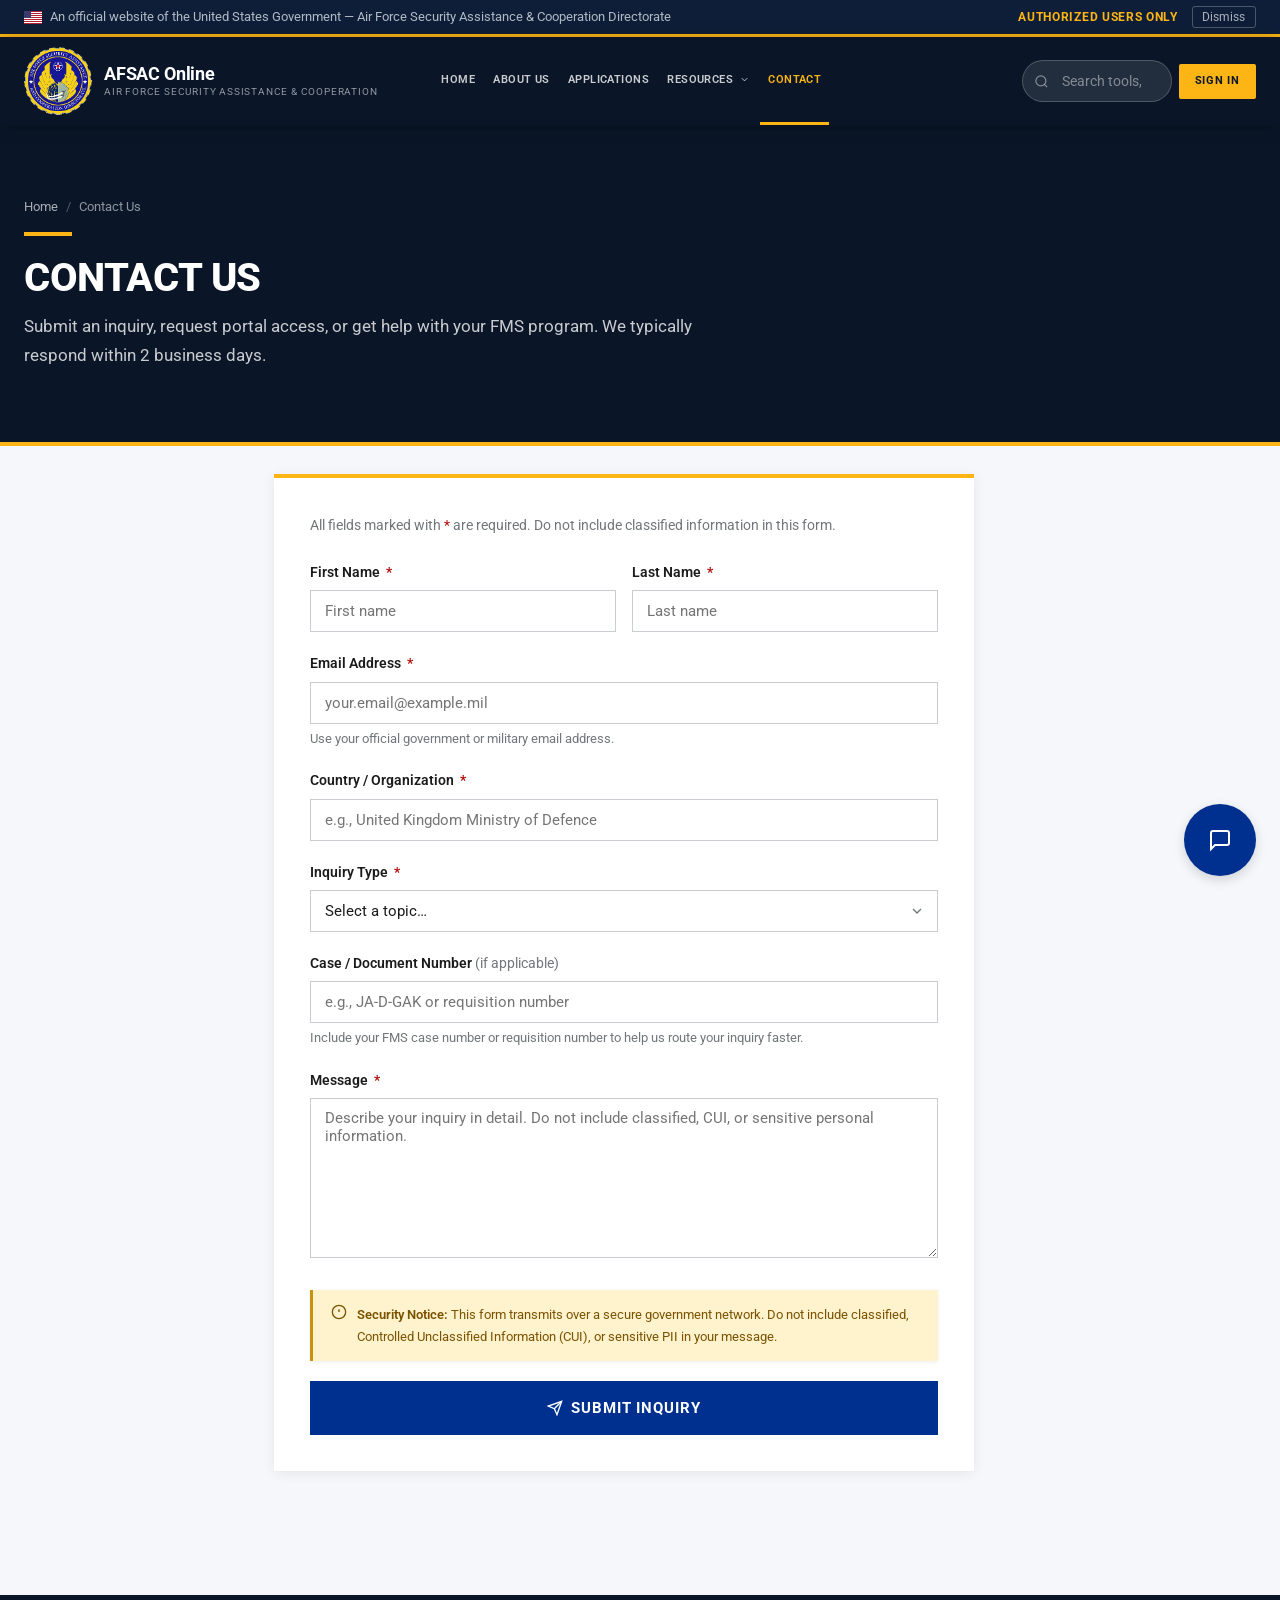
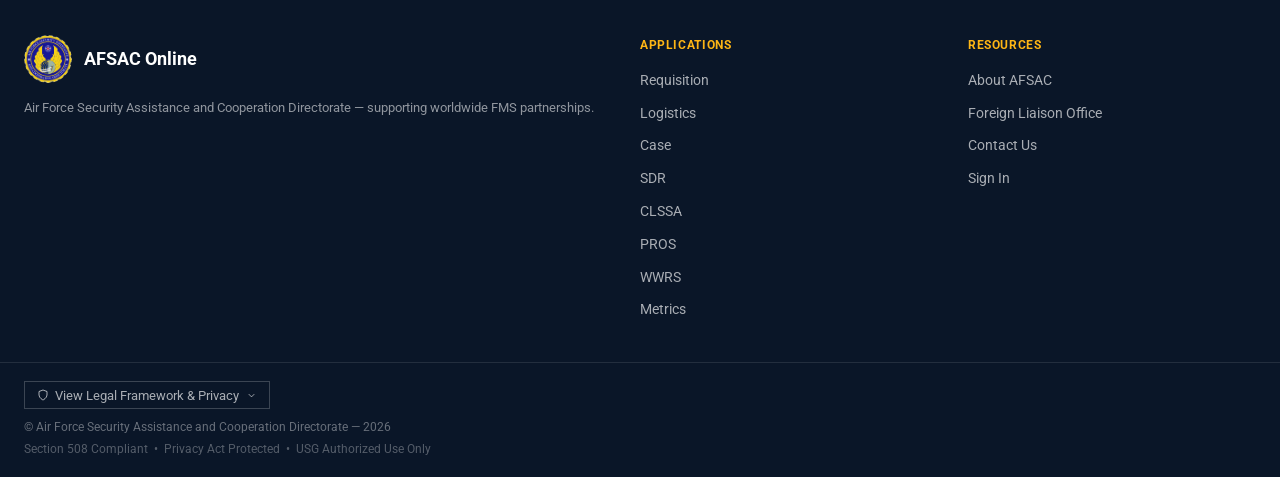
<file: contact.html>
<!DOCTYPE html>
<html lang="en">
<head>
  <meta charset="UTF-8">
  <meta name="viewport" content="width=device-width, initial-scale=1.0">
  <title>Contact Us — AFSAC Online</title>
  <meta name="description" content="Contact AFSAC Online — submit inquiries, request access, or get help with your FMS program.">
  <link rel="stylesheet" href="style.css">
</head>
<body class="contact-page site-page">

<!-- Gov Banner -->
<div class="gov-banner">
  <div class="container">
    <div class="gov-banner-flag">
      <svg width="18" height="13" viewBox="0 0 18 13" fill="none" style="flex-shrink:0"><rect width="18" height="13" fill="#B22234"/><rect y="1" width="18" height="1" fill="white"/><rect y="3" width="18" height="1" fill="white"/><rect y="5" width="18" height="1" fill="white"/><rect y="7" width="18" height="1" fill="white"/><rect y="9" width="18" height="1" fill="white"/><rect y="11" width="18" height="1" fill="white"/><rect width="7" height="7" fill="#3C3B6E"/></svg>
      An official website of the United States Government &mdash; Air Force Security Assistance &amp; Cooperation Directorate
    </div>
    <div class="gov-banner-right">
      <span class="gov-banner-notice">Authorized Users Only</span>
      <button class="gov-banner-dismiss">Dismiss</button>
    </div>
  </div>
</div>

<!-- Header -->
<header class="site-header">
  <div class="container">
    <div class="header-inner">
      <a href="index.html" class="site-logo">
        <div class="logo-emblem"></div>
        <div class="logo-text">
          <span class="logo-title">AFSAC Online</span>
          <span class="logo-subtitle">Air Force Security Assistance &amp; Cooperation</span>
        </div>
      </a>
      <nav aria-label="Main navigation">
        <ul class="main-nav">
          <li><a href="index.html">Home</a></li>
          <li><a href="about.html">About Us</a></li>
          <li><a href="toolbox.html">Applications</a></li>
          <li class="nav-dropdown"><a href="flo.html">Resources <svg width="11" height="11" fill="none" stroke="currentColor" stroke-width="2" viewBox="0 0 24 24"><polyline points="6 9 12 15 18 9"/></svg></a><div class="nav-dropdown-menu"><a href="flo.html">FLO Information</a><a href="#">LOR</a><a href="#">Report2Web</a><a href="#">SCIP Portal</a><a href="#">DSAMS</a></div></li>
          <li><a href="contact.html" class="active">Contact</a></li>
        </ul>
      </nav>
      <div class="header-actions">
        <form class="search-form" role="search" onsubmit="return false">
          <svg class="search-icon" width="15" height="15" fill="none" stroke="currentColor" stroke-width="2" viewBox="0 0 24 24"><circle cx="11" cy="11" r="8"/><line x1="21" y1="21" x2="16.65" y2="16.65"/></svg>
          <input type="search" class="search-input" placeholder="Search tools, guides&hellip;" aria-label="Search">
        </form>
        <a href="login.html" class="header-login-btn">Sign In</a>
      </div>
      <button class="hamburger" aria-label="Open menu">
        <svg width="18" height="18" fill="none" stroke="currentColor" stroke-width="2" viewBox="0 0 24 24"><line x1="3" y1="6" x2="21" y2="6"/><line x1="3" y1="12" x2="21" y2="12"/><line x1="3" y1="18" x2="21" y2="18"/></svg>
      </button>
    </div>
  </div>
  <nav class="mobile-nav">
    <a href="index.html">Home</a><a href="about.html">About Us</a><a href="toolbox.html">Applications</a><a href="flo.html">Resources</a><a href="contact.html">Contact</a><a href="login.html" style="color:var(--gold);font-weight:700">Sign In</a>
  </nav>
</header>

<!-- Page Hero -->
<section class="page-header-section">
  <div class="container">
    <nav class="breadcrumb" aria-label="Breadcrumb">
      <a href="index.html">Home</a><span class="breadcrumb-sep">/</span><span>Contact Us</span>
    </nav>
    <h1>Contact Us</h1>
    <p>Submit an inquiry, request portal access, or get help with your FMS program. We typically respond within 2 business days.</p>
  </div>
</section>

<div class="page-wrapper">

  <div class="contact-layout" style="padding-bottom:3rem;display:flex;justify-content:center">

    <!-- Contact Form -->
    <div style="background:white;border-top:4px solid var(--gold);padding:2.25rem;box-shadow:0 2px 12px rgba(0,0,0,.07);max-width:700px;margin:0 auto">
      <p style="color:var(--text-muted);font-size:.9rem;margin-bottom:1.5rem">All fields marked with <span style="color:var(--error)">*</span> are required. Do not include classified information in this form.</p>

        <div id="form-success" style="display:none" class="alert alert-info">
          <svg width="17" height="17" fill="none" stroke="currentColor" stroke-width="2" viewBox="0 0 24 24" style="flex-shrink:0"><polyline points="20 6 9 17 4 12"/></svg>
          <span><strong>Message sent.</strong> Thank you — a member of the AFSAC team will respond within 2 business days.</span>
        </div>

        <form id="contact-form" novalidate>
          <div style="display:grid;grid-template-columns:1fr 1fr;gap:1rem">
            <div class="form-group">
              <label class="form-label" for="first-name">First Name <span class="req">*</span></label>
              <input type="text" id="first-name" class="form-control" placeholder="First name" required autocomplete="given-name">
            </div>
            <div class="form-group">
              <label class="form-label" for="last-name">Last Name <span class="req">*</span></label>
              <input type="text" id="last-name" class="form-control" placeholder="Last name" required autocomplete="family-name">
            </div>
          </div>

          <div class="form-group">
            <label class="form-label" for="email">Email Address <span class="req">*</span></label>
            <input type="email" id="email" class="form-control" placeholder="your.email@example.mil" required autocomplete="email">
            <div class="form-hint">Use your official government or military email address.</div>
          </div>

          <div class="form-group">
            <label class="form-label" for="country">Country / Organization <span class="req">*</span></label>
            <input type="text" id="country" class="form-control" placeholder="e.g., United Kingdom Ministry of Defence" required>
          </div>

          <div class="form-group">
            <label class="form-label" for="inquiry-type">Inquiry Type <span class="req">*</span></label>
            <select id="inquiry-type" class="form-control" required>
              <option value="" disabled selected>Select a topic&hellip;</option>
              <option value="access">Portal Access Request</option>
              <option value="requisition">Requisition / Order Status</option>
              <option value="logistics">Logistics / Shipment Inquiry</option>
              <option value="case">Case Question</option>
              <option value="sdr">Supply Discrepancy Report (SDR)</option>
              <option value="clssa">CLSSA Program Question</option>
              <option value="pros">PROS / Procurement Inquiry</option>
              <option value="wwrs">WWRS / Redistribution</option>
              <option value="metrics">Metrics &amp; Reporting</option>
              <option value="flo">Foreign Liaison Office Inquiry</option>
              <option value="technical">Technical Issue / System Problem</option>
              <option value="other">Other</option>
            </select>
          </div>

          <div class="form-group">
            <label class="form-label" for="case-number">Case / Document Number <span style="color:var(--text-muted);font-weight:400">(if applicable)</span></label>
            <input type="text" id="case-number" class="form-control" placeholder="e.g., JA-D-GAK or requisition number">
            <div class="form-hint">Include your FMS case number or requisition number to help us route your inquiry faster.</div>
          </div>

          <div class="form-group">
            <label class="form-label" for="message">Message <span class="req">*</span></label>
            <textarea id="message" class="form-control" placeholder="Describe your inquiry in detail. Do not include classified, CUI, or sensitive personal information." required style="min-height:160px"></textarea>
          </div>

          <div class="form-group" style="margin-bottom:0">
            <div class="alert alert-warning" style="margin-bottom:1.25rem">
              <svg width="16" height="16" fill="none" stroke="currentColor" stroke-width="2" viewBox="0 0 24 24" style="flex-shrink:0"><circle cx="12" cy="12" r="10"/><line x1="12" y1="8" x2="12" y2="12"/><line x1="12" y1="16" x2="12.01" y2="16"/></svg>
              <span style="font-size:.84rem"><strong>Security Notice:</strong> This form transmits over a secure government network. Do not include classified, Controlled Unclassified Information (CUI), or sensitive PII in your message.</span>
            </div>
            <button type="submit" class="btn btn-primary btn-lg" style="width:100%;justify-content:center">
              <svg width="16" height="16" fill="none" stroke="currentColor" stroke-width="2" viewBox="0 0 24 24"><line x1="22" y1="2" x2="11" y2="13"/><polygon points="22 2 15 22 11 13 2 9 22 2"/></svg>
              Submit Inquiry
            </button>
          </div>
        </form>
    </div>

    <!-- Sidebar -->
    <div style="display:flex;flex-direction:column;gap:1.25rem">

    </div>
  </div>
</div>

<!-- Footer -->
<footer class="site-footer">
  <div class="footer-top">
    <div class="container">
      <div class="footer-grid">
        <div>
          <a href="index.html" class="footer-brand-logo">
            <div class="logo-emblem" style="width:48px;height:48px;font-size:.95rem"></div>
            <span class="footer-brand-title">AFSAC Online</span>
          </a>
          <p class="footer-brand-desc">Air Force Security Assistance and Cooperation Directorate — supporting worldwide FMS partnerships.</p>
        </div>
        <div>
          <div class="footer-col-title">Applications</div>
          <ul class="footer-links">
            <li><a href="https://afsac.wpafb.af.mil/req_input.jsp">Requisition</a></li><li><a href="https://afsac.wpafb.af.mil/logistics.jsp">Logistics</a></li><li><a href="https://afsac.wpafb.af.mil/financial.jsp">Case</a></li><li><a href="https://afsac.wpafb.af.mil/sdr.jsp">SDR</a></li><li><a href="https://afsac.wpafb.af.mil/clssa.jsp">CLSSA</a></li><li><a href="https://afsac.wpafb.af.mil/pros.jsp">PROS</a></li><li><a href="https://afsac4.wpafb.af.mil/WWRS">WWRS</a></li><li><a href="afsac-metrics">Metrics</a></li>
          </ul>
        </div>
        <div>
          <div class="footer-col-title">Resources</div>
          <ul class="footer-links">
            <li><a href="about.html">About AFSAC</a></li><li><a href="flo.html">Foreign Liaison Office</a></li><li><a href="contact.html">Contact Us</a></li><li><a href="login.html">Sign In</a></li>
          </ul>
        </div>
      </div>
    </div>
  </div>
  <div class="footer-bottom">
    <div class="container">
      <div class="footer-bottom-inner">
        <div style="flex:1">
          <button class="footer-legal-toggle">
            <svg width="12" height="12" fill="none" stroke="currentColor" stroke-width="2" viewBox="0 0 24 24"><path d="M12 22s8-4 8-10V5l-8-3-8 3v7c0 6 8 10 8 10z"/></svg>
            <span class="toggle-text">View Legal Framework &amp; Privacy</span>
            <svg width="11" height="11" fill="none" stroke="currentColor" stroke-width="2" viewBox="0 0 24 24"><polyline points="6 9 12 15 18 9"/></svg>
          </button>
          <div class="footer-legal-panel" id="legal-panel">
            <h4>U.S. Government System Notice</h4>
            <p>USG-authorized use only. Communications monitored and not private. Data protected under Privacy Act of 1974 (SORN K890.15). Section 508 compliant.</p>
            <h4>Authority</h4>
            <p>10 U.S.C. 134; DoDD 5101.1; DoDD 5105.65 (DSCA); DoDD 5132.03; DoD Instruction 8550.01.</p>
          </div>
          <div class="footer-copyright">&copy; Air Force Security Assistance and Cooperation Directorate &mdash; 2026</div>
          <div class="footer-508">Section 508 Compliant &nbsp;&bull;&nbsp; Privacy Act Protected &nbsp;&bull;&nbsp; USG Authorized Use Only</div>
        </div>

      </div>
    </div>
  </div>
</footer>

<script src="main.js"></script>
<script>
  document.getElementById('contact-form').addEventListener('submit', function(e) {
    e.preventDefault();
    const required = this.querySelectorAll('[required]');
    let valid = true;
    required.forEach(el => {
      el.style.borderColor = '';
      if (!el.value.trim()) { el.style.borderColor = 'var(--error)'; valid = false; }
    });
    if (!valid) { required[0].focus(); return; }
    this.style.display = 'none';
    document.getElementById('form-success').style.display = 'flex';
    window.scrollTo({ top: document.getElementById('form-success').offsetTop - 100, behavior: 'smooth' });
  });
</script>
</body>
</html>
</file>
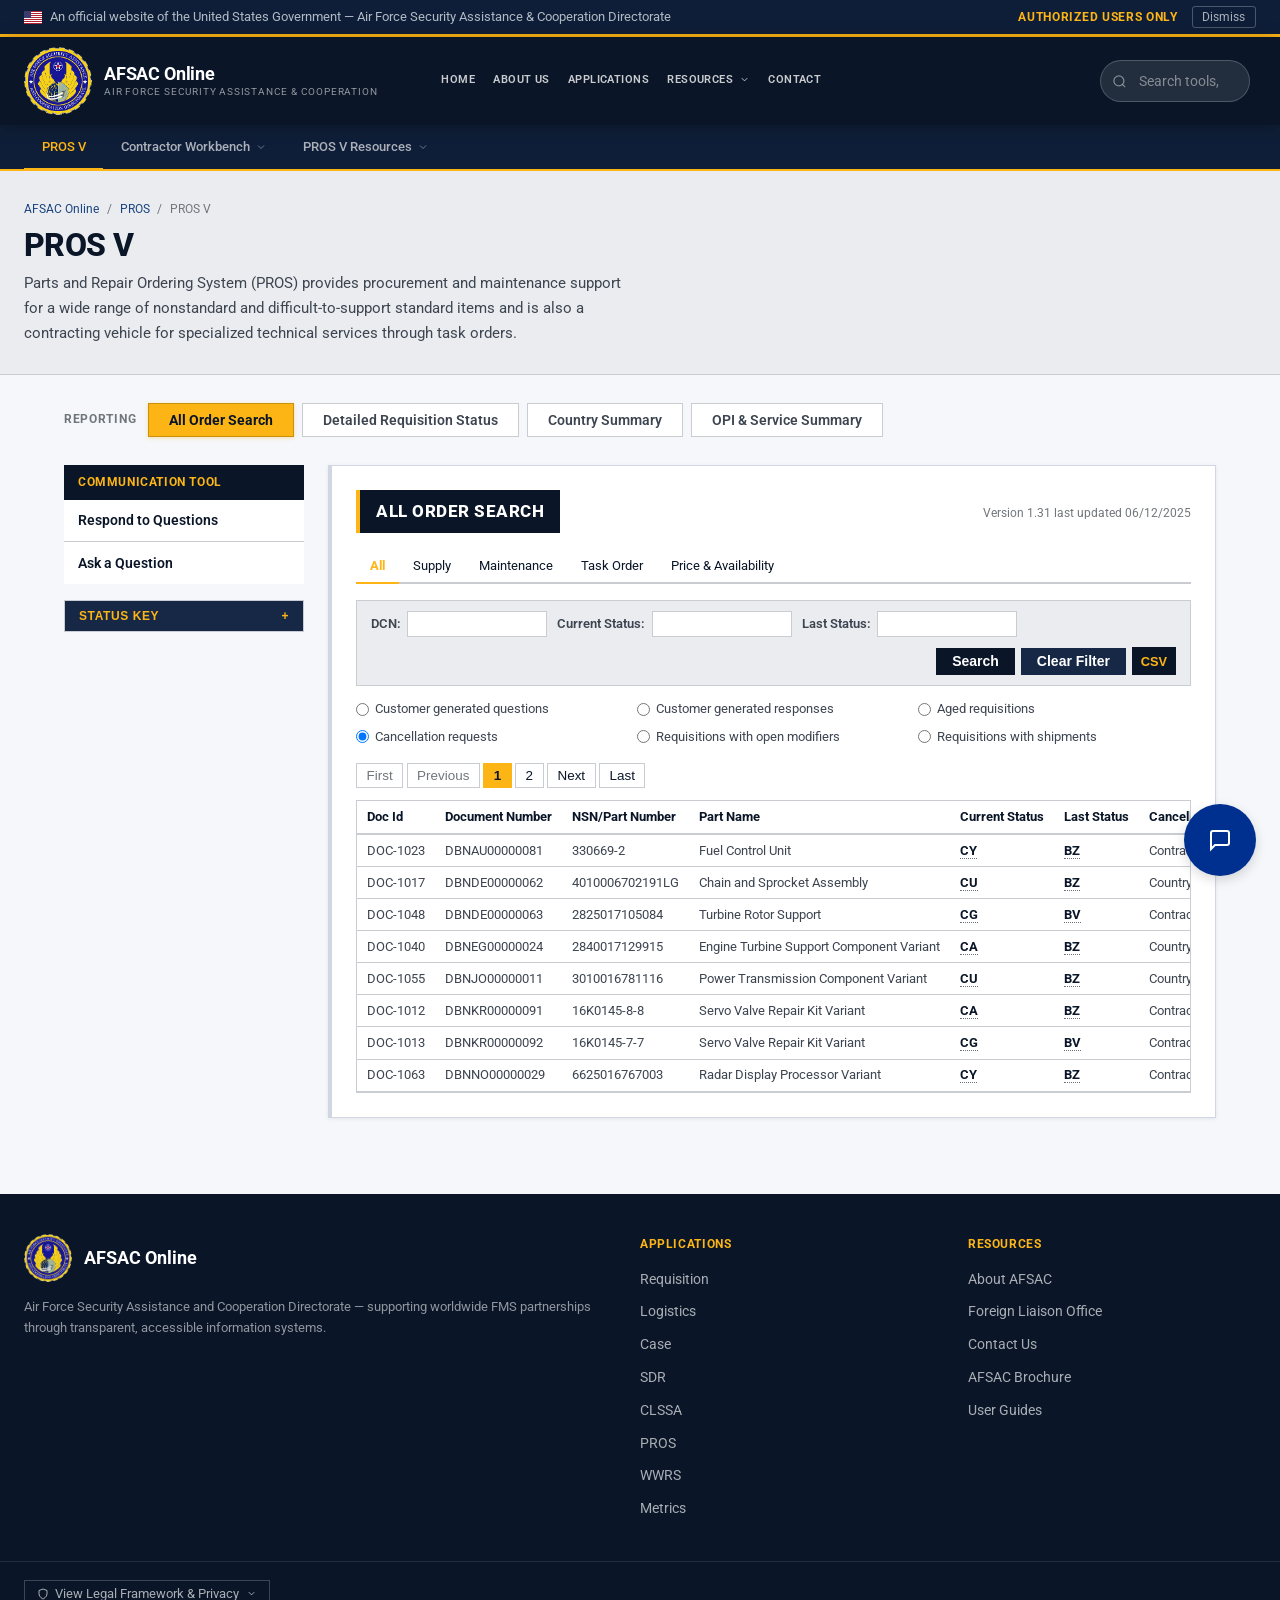
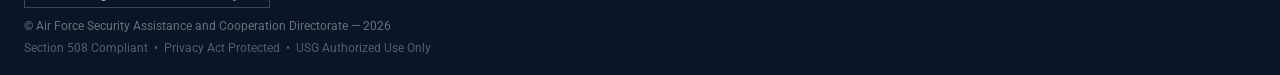
<file: dashboard.html>
<!DOCTYPE html>
<html lang="en">
<head>
  <meta charset="UTF-8">
  <meta name="viewport" content="width=device-width, initial-scale=1.0">
  <title>PROS V — AFSAC Online</title>
  <meta name="description" content="PROS V — Parts and Repair Ordering System reporting and tools for AFSAC FMS customers.">
  <link rel="stylesheet" href="style.css">
  <style>
    /* ── PROS V Sub-navigation ───────────────────────────── */
    .prosv-subnav {
      background: var(--navy-700);
      border-bottom: 2px solid var(--gold);
    }
    .prosv-subnav .container { display: flex; align-items: center; }
    .prosv-subnav-link {
      display: inline-flex;
      align-items: center;
      gap: .35rem;
      padding: .65rem 1.1rem;
      color: rgba(255,255,255,.65);
      font-size: .84rem;
      font-weight: 500;
      text-decoration: none;
      border-bottom: 3px solid transparent;
      margin-bottom: -2px;
      transition: color .15s, border-color .15s;
    }
    .prosv-subnav-link:hover { color: white; }
    .prosv-subnav-link.active { color: var(--gold); border-bottom-color: var(--gold); }
    .prosv-subnav-link svg { opacity: .6; }

    /* ── PROS V Hero ─────────────────────────────────────── */
    .prosv-hero {
      background: var(--bg-sidebar);
      border-bottom: 1px solid var(--border);
      padding: 1.75rem 0;
    }
    .prosv-hero-inner {
      display: flex;
      align-items: center;
      justify-content: space-between;
      gap: 2rem;
    }
    .prosv-hero-text h1 {
      font-size: 2rem;
      color: var(--navy);
      margin-bottom: .5rem;
      line-height: 1.15;
    }
    .prosv-hero-text p {
      max-width: 600px;
      color: var(--text-body);
      line-height: 1.65;
      font-size: .9375rem;
      margin: 0;
    }
    .prosv-breadcrumb {
      font-size: .78rem;
      color: var(--text-muted);
      margin-bottom: .5rem;
    }
    .prosv-breadcrumb a { color: var(--link); text-decoration: none; }
    .prosv-breadcrumb a:hover { text-decoration: underline; }
    .prosv-breadcrumb-sep { margin: 0 .3rem; }

    /* ── Horizontal tab bar ───────────────────────────────── */
    .prosv-tabs {
      display: flex;
      gap: .5rem;
      margin-bottom: 1.75rem;
      flex-wrap: wrap;
      align-items: center;
    }
    .prosv-tab {
      padding: .5rem 1.25rem;
      font-size: .875rem;
      font-weight: 600;
      font-family: var(--font);
      color: var(--text-body);
      cursor: pointer;
      border: 1px solid var(--border);
      background: white;
      border-radius:0;
      white-space: nowrap;
      transition: background .15s, color .15s, border-color .15s, box-shadow .15s;
    }
    .prosv-tab:hover { background: var(--bg-sidebar); border-color: #aab0b8; }
    .prosv-tab.active {
      background: var(--gold);
      color: var(--navy);
      border-color: var(--gold-dark);
      font-weight: 700;
      box-shadow: 0 1px 4px rgba(253,181,21,.35);
    }
    .prosv-tab-group-label {
      padding: 0 .25rem 0 0;
      font-size: .72rem;
      font-weight: 700;
      font-family: var(--font);
      text-transform: uppercase;
      letter-spacing: .06em;
      color: var(--text-muted);
      display: flex;
      align-items: center;
      white-space: nowrap;
    }
    .prosv-tab-divider {
      width: 1px;
      background: var(--border);
      margin: 0 .25rem;
      height: 1.5rem;
      align-self: center;
    }

    /* Resources panel */
    .prosv-resources-panel { display: flex; flex-direction: column; gap: 1rem; }
    .prosv-res-card { background: white; border-top: 4px solid var(--gold); border: 1px solid var(--border); border-radius:0; overflow: hidden; }
    .prosv-res-card-title {
      background: var(--navy-600);
      color: white;
      font-size: .78rem;
      font-weight: 700;
      text-transform: uppercase;
      letter-spacing: .05em;
      padding: .5rem .875rem;
    }
    .prosv-res-link {
      display: flex;
      align-items: center;
      gap: .625rem;
      padding: .5rem .875rem;
      border-bottom: 1px solid var(--border);
      font-size: .84rem;
      color: var(--link);
      text-decoration: none;
      transition: background .12s;
    }
    .prosv-res-link:last-child { border-bottom: none; }
    .prosv-res-link:hover { background: var(--bg-sidebar); }
    .prosv-res-link svg { flex-shrink: 0; opacity: .6; }
    .prosv-res-placeholder {
      padding: .875rem;
      font-size: .84rem;
      color: var(--text-muted);
      font-style: italic;
    }

    /* ── Report sections ─────────────────────────────────── */
    .prosv-main { display: flex; flex-direction: column; gap: 1.75rem; }
    .report-section-head {
      display: flex;
      align-items: center;
      gap: .75rem;
      padding: .75rem 1rem;
      margin-bottom: .75rem;
      background: var(--navy);
      border-left: 4px solid var(--gold);
    }
    .report-section-num { background: var(--gold);
      color: var(--navy);
      width: 28px;
      height: 28px;
      border-radius: 0;
      display: flex;
      align-items: center;
      justify-content: center;
      font-weight: 700;
      font-size: .875rem;
      flex-shrink: 0;
    }
    .report-section-head h2 { font-size: 1.05rem; color: white; margin: 0; text-transform: uppercase; font-weight: 800; letter-spacing: .03em; }

    /* Parameter form */
    .report-params {
      background: var(--bg-sidebar);
      border: 1px solid var(--border);
      border-radius:0;
      padding: 1.25rem 1.5rem;
      margin-bottom: 1rem;
    }
    .report-params-title {
      font-size: .78rem;
      font-weight: 700;
      text-transform: uppercase;
      letter-spacing: .05em;
      color: var(--text-muted);
      margin-bottom: 1rem;
      padding-bottom: .5rem;
      border-bottom: 1px solid var(--border);
    }
    .param-row {
      display: grid;
      grid-template-columns: 120px 1fr;
      align-items: center;
      gap: .625rem;
      margin-bottom: .625rem;
    }
    .param-label {
      font-size: .84rem;
      font-weight: 600;
      color: var(--text-body);
      text-align: right;
    }
    .param-radios { display: flex; gap: 1.25rem; flex-wrap: wrap; }
    .param-radios label { display: flex; align-items: center; gap: .3rem; font-size: .84rem; cursor: pointer; }
    .param-select, .param-input {
      padding: .35rem .6rem;
      border: 1px solid var(--border);
      border-radius:0;
      font-size: .84rem;
      background: white;
      color: var(--text-body);
      width: 100%;
      max-width: 320px;
    }
    .param-select:focus, .param-input:focus {
      outline: none;
      border-color: var(--border-focus);
      box-shadow: 0 0 0 2px rgba(36,145,255,.25);
    }
    .param-date { max-width: 180px; }
    .param-actions { display: flex; gap: .5rem; margin-top: 1rem; padding-top: 1rem; border-top: 1px solid var(--border); }
    .btn-report-exit {
      background: var(--navy);
      color: white;
      border: none;
      padding: .4rem 1.25rem;
      border-radius:0;
      font-size: .875rem;
      font-weight: 600;
      cursor: pointer;
      transition: background .15s;
    }
    .btn-report-exit:hover { background: var(--gold); color: var(--navy); }

    /* Sample report label */
    .sample-report-label {
      font-size: .84rem;
      font-weight: 600;
      color: var(--text-muted);
      margin-bottom: .5rem;
    }

    /* Summary report table */
    .report-table-wrap { overflow-x: auto; border: 1px solid var(--border); border-radius:0; }
    .report-table-header {
      background: var(--navy);
      color: white;
      text-align: center;
      padding: .5rem 1rem;
      font-size: .875rem;
      font-weight: 700;
    }
    .report-table-sub {
      background: var(--navy-600);
      color: rgba(255,255,255,.75);
      text-align: center;
      padding: .3rem 1rem;
      font-size: .78rem;
    }
    .report-table-meta {
      background: var(--bg-sidebar);
      padding: .3rem 1rem;
      font-size: .78rem;
      color: var(--text-muted);
      display: flex;
      gap: 2rem;
      border-bottom: 1px solid var(--border);
    }
    table.summary-tbl {
      width: 100%;
      border-collapse: collapse;
      font-size: .8rem;
    }
    .summary-tbl th {
      background: var(--navy-600);
      color: white;
      padding: .375rem .625rem;
      text-align: center;
      border: 1px solid rgba(255,255,255,.12);
      white-space: nowrap;
    }
    .summary-tbl th:first-child { text-align: left; min-width: 200px; }
    .summary-tbl td {
      padding: .3rem .625rem;
      border: 1px solid var(--border);
      text-align: right;
      white-space: nowrap;
    }
    .summary-tbl td:first-child { text-align: left; }
    .summary-tbl tr:nth-child(even) td { background: var(--bg-sidebar); }
    .summary-tbl .tbl-group td { background: #dce4f0 !important; font-weight: 700; }
    .summary-tbl .tbl-sub td:first-child { padding-left: 1.75rem; font-weight: 400; }
    .summary-tbl .tbl-sub2 td:first-child { padding-left: 3rem; color: var(--text-muted); }
    .summary-tbl .tbl-spacer td { padding: .15rem; background: #f8f9fa !important; }

    /* Requisition status table */
    .req-tabs {
      display: flex;
      border-bottom: 2px solid var(--gold);
    }
    .req-tab {
      padding: .4rem 1.25rem;
      font-size: .84rem;
      font-weight: 600;
      cursor: pointer;
      border: 1px solid var(--border);
      border-bottom: none;
      background: var(--bg-sidebar);
      color: var(--text-muted);
      margin-right: 3px;
      border-radius:0 0 0;
      transition: background .12s;
    }
    .req-tab.active { background: var(--gold); color: var(--navy); border-color: var(--gold); }
    .req-tab:not(.active):hover { background: var(--border); }
    .req-table-wrap { overflow-x: auto; border: 1px solid var(--border); border-top: none; border-radius:0; }
    .req-header-bar {
      background: var(--bg-sidebar);
      padding: .3rem .75rem;
      font-size: .75rem;
      color: var(--text-muted);
      display: flex;
      gap: 2rem;
      border-bottom: 1px solid var(--border);
    }
    table.req-tbl {
      width: 100%;
      border-collapse: collapse;
      font-size: .75rem;
    }
    .req-tbl th {
      background: var(--navy);
      color: white;
      padding: .3rem .5rem;
      border: 1px solid rgba(255,255,255,.1);
      white-space: nowrap;
      font-size: .72rem;
    }
    .req-tbl td {
      padding: .275rem .5rem;
      border: 1px solid var(--border);
      white-space: nowrap;
      font-size: .75rem;
    }
    .req-tbl tr:nth-child(even) td { background: var(--bg-sidebar); }

    /* ── All Order Search ────────────────────────────── */
    .aos-header {
      display: flex;
      align-items: baseline;
      justify-content: space-between;
      margin-bottom: 1rem;
    }
    .aos-header h2 { font-size: 1.05rem; color: white; margin: 0; }
    .aos-version { font-size: .75rem; color: var(--text-muted); }
    .aos-type-tabs {
      display: flex;
      gap: 0;
      margin-bottom: 1rem;
      border-bottom: 2px solid var(--border);
    }
    .aos-type-tab {
      padding: .35rem .875rem;
      font-size: .84rem;
      cursor: pointer;
      color: var(--navy);
      text-decoration: none;
      border-bottom: 2px solid transparent;
      margin-bottom: -2px;
      transition: color .12s, border-color .12s;
      white-space: nowrap;
    }
    .aos-type-tab:hover { color: var(--gold); }
    .aos-type-tab.active { color: var(--gold); font-weight: 700; border-bottom-color: var(--gold); }
    .aos-search-bar {
      display: flex;
      align-items: center;
      gap: .625rem;
      flex-wrap: wrap;
      background: var(--bg-sidebar);
      border: 1px solid var(--border);
      border-radius:0;
      padding: .625rem .875rem;
      margin-bottom: .75rem;
    }
    .aos-search-field {
      display: flex;
      align-items: center;
      gap: .4rem;
      font-size: .84rem;
    }
    .aos-search-field label { font-weight: 600; color: var(--text-body); white-space: nowrap; }
    .aos-search-input {
      padding: .3rem .55rem;
      border: 1px solid var(--border);
      border-radius:0;
      font-size: .84rem;
      width: 140px;
      background: white;
      color: var(--text-body);
    }
    .aos-search-input:focus { outline: none; border-color: var(--border-focus); box-shadow: 0 0 0 2px rgba(36,145,255,.2); }
    .aos-search-actions { display: flex; gap: .375rem; margin-left: auto; align-items: center; }
    .btn-aos-search { background: var(--navy);
      color: white;
      border: none;
      padding: .35rem 1rem;
      border-radius:0;
      font-size: .875rem;
      font-weight: 600;
      cursor: pointer;
      transition: background .15s;
    }
    .btn-aos-search:hover { background: var(--gold); color: var(--navy); }
    .btn-aos-clear {
      background: var(--navy-600);
      color: white;
      border: none;
      padding: .35rem 1rem;
      border-radius:0;
      font-size: .875rem;
      font-weight: 600;
      cursor: pointer;
      transition: background .15s;
    }
    .btn-aos-clear:hover { background: var(--navy); }
    .btn-aos-excel {
      background: var(--navy);
      color: var(--gold);
      border: none;
      width: 44px;
      height: 28px;
      border-radius:0;
      display: flex;
      align-items: center;
      justify-content: center;
      cursor: pointer;
      font-size: .8rem;
      font-weight: 800;
      transition: background .15s;
    }
    .btn-aos-excel:hover { background: var(--gold); color: var(--navy); }
    .aos-radio-filters {
      display: grid;
      grid-template-columns: 1fr 1fr 1fr;
      gap: .375rem .5rem;
      margin-bottom: 1rem;
      font-size: .84rem;
      color: var(--text-body);
    }
    .aos-radio-filters label { display: flex; align-items: center; gap: .35rem; cursor: pointer; color: var(--text-body); }
    .aos-pagination {
      display: flex;
      align-items: center;
      gap: .2rem;
      margin-bottom: .75rem;
      font-size: .84rem;
    }
    .aos-page-btn {
      padding: .25rem .6rem;
      border: 1px solid var(--border);
      background: white;
      border-radius:0;
      font-size: .84rem;
      cursor: pointer;
      color: var(--navy);
      transition: background .12s;
    }
    .aos-page-btn:hover { background: var(--bg-sidebar); }
    .aos-page-btn.active { background: var(--gold); color: var(--navy); border-color: var(--gold); font-weight: 700; }
    .aos-page-btn.disabled { color: var(--text-muted); cursor: default; }
    .aos-page-btn.disabled:hover { background: white; }
    .report-actions-row {
      display: flex;
      justify-content: flex-end;
      margin-bottom: .75rem;
      gap: .5rem;
    }
    .btn-download-csv {
      background: var(--gold);
      color: var(--navy);
      border: 1px solid var(--gold-dark);
      padding: .35rem .8rem;
      border-radius: 0;
      font-size: .8rem;
      font-weight: 700;
      cursor: pointer;
      text-transform: uppercase;
      letter-spacing: .03em;
    }
    .btn-download-csv:hover { background: #ffcb52; }
    table.aos-tbl {
      width: 100%;
      border-collapse: collapse;
      font-size: .84rem;
    }
    .aos-tbl th {
      background: white;
      color: var(--navy);
      font-weight: 700;
      font-size: .8rem;
      padding: .35rem .625rem;
      border-bottom: 2px solid var(--border);
      text-align: left;
      white-space: nowrap;
    }
    .aos-tbl td {
      padding: .3rem .625rem;
      border-bottom: 1px solid var(--border);
      font-size: .84rem;
      white-space: nowrap;
      color: var(--text-body);
    }
    .aos-tbl tr:hover td { background: #f0f4ff; }
    .aos-empty-row td { color: var(--text-muted); font-style: italic; text-align: center; padding: 1.5rem; }

    /* SAMIS */
    .samis-block {
      display: flex;
      gap: 1rem;
      align-items: flex-start;
      padding: 1rem 1.25rem;
      background: #e8edf5;
      border: 1px solid #b8c9e6;
      border-radius:0;
      border-left: 4px solid var(--gold);
    }
    .samis-label {
      background: var(--navy);
      color: var(--gold);
      font-weight: 800;
      font-size: .84rem;
      padding: .25rem .625rem;
      border-radius:0;
      flex-shrink: 0;
      letter-spacing: .03em;
    }
    .samis-text { font-size: .875rem; color: var(--text-body); line-height: 1.6; margin: 0; }
    .samis-text strong { color: var(--navy); }
    .status-key-card {
      margin-top: 1rem;
      border: 1px solid var(--border);
      background: white;
    }
    .status-key-header {
      display: flex;
      align-items: center;
      justify-content: space-between;
      width: 100%;
      border: none;
      background: var(--navy-600);
      color: var(--gold);
      padding: .5rem .875rem;
      font-size: .75rem;
      font-weight: 700;
      text-transform: uppercase;
      letter-spacing: .05em;
      cursor: pointer;
    }
    .status-key-header:hover { background: var(--navy); }
    .status-key-panel {
      display: none;
      padding: .65rem .75rem;
      background: #f8f9fb;
      border-top: 1px solid var(--border);
    }
    .status-key-panel.open { display: block; }
    .status-key-note {
      font-size: .75rem;
      color: var(--text-muted);
      margin-bottom: .5rem;
      line-height: 1.5;
    }
    .status-key-empty {
      font-size: .76rem;
      color: var(--text-muted);
      font-style: italic;
      line-height: 1.4;
      padding: .2rem 0;
    }
    .status-key-grid {
      display: grid;
      grid-template-columns: 1fr;
      gap: .3rem;
    }
    .status-key-section {
      border: 1px solid #d7dce5;
      background: white;
      margin-bottom: .45rem;
    }
    .status-key-section-title {
      background: #eef2f8;
      color: var(--navy);
      font-size: .7rem;
      font-weight: 700;
      text-transform: uppercase;
      letter-spacing: .05em;
      padding: .3rem .45rem;
      border-bottom: 1px solid #d7dce5;
    }
    .status-key-section-body {
      padding: .35rem .45rem;
    }
    .status-key-item {
      display: grid;
      grid-template-columns: 36px 1fr;
      gap: .45rem;
      align-items: start;
      font-size: .76rem;
      color: var(--text-body);
      line-height: 1.35;
    }
    .status-key-code {
      display: inline-flex;
      align-items: center;
      justify-content: center;
      border: 1px solid #b7c0cc;
      background: white;
      color: var(--navy);
      font-weight: 700;
      padding: .1rem .25rem;
      min-width: 30px;
    }
    .status-code {
      border-bottom: 1px dotted #6b7280;
      cursor: help;
      font-weight: 700;
      color: var(--navy);
    }
    .prosv-layout {
      display: grid;
      grid-template-columns: 240px minmax(0, 1fr);
      grid-template-areas: "sidebar content";
      gap: 1.5rem;
      align-items: start;
    }
    .prosv-content {
      grid-area: content;
      min-width: 0;
    }
    .prosv-sidebar {
      grid-area: sidebar;
      position: sticky;
      top: 0;
      align-self: start;
      margin-top: 0;
      padding-top: 0;
    }

    @media (max-width: 768px) {
      .prosv-hero-inner { flex-direction: column; align-items: flex-start; }
    }
    @media (max-width: 1040px) {
      .prosv-layout {
        grid-template-columns: 1fr;
        grid-template-areas:
          "content"
          "sidebar";
      }
      .prosv-content,
      .prosv-sidebar {
        grid-area: auto;
      }
      .prosv-sidebar {
        position: static;
      }
    }
  </style>
</head>
<body class="site-page">

<!-- Gov Banner -->
<div class="gov-banner">
  <div class="container">
    <div class="gov-banner-flag">
      <svg width="18" height="13" viewBox="0 0 18 13" fill="none" style="flex-shrink:0"><rect width="18" height="13" fill="#B22234"/><rect y="1" width="18" height="1" fill="white"/><rect y="3" width="18" height="1" fill="white"/><rect y="5" width="18" height="1" fill="white"/><rect y="7" width="18" height="1" fill="white"/><rect y="9" width="18" height="1" fill="white"/><rect y="11" width="18" height="1" fill="white"/><rect width="7" height="7" fill="#3C3B6E"/></svg>
      An official website of the United States Government &mdash; Air Force Security Assistance &amp; Cooperation Directorate
    </div>
    <div class="gov-banner-right">
      <span class="gov-banner-notice">Authorized Users Only</span>
      <button class="gov-banner-dismiss">Dismiss</button>
    </div>
  </div>
</div>

<!-- Header -->
<header class="site-header">
  <div class="container">
    <div class="header-inner">
      <a href="index.html" class="site-logo">
        <div class="logo-emblem"></div>
        <div class="logo-text">
          <span class="logo-title">AFSAC Online</span>
          <span class="logo-subtitle">Air Force Security Assistance &amp; Cooperation</span>
        </div>
      </a>
      <nav aria-label="Main navigation">
        <ul class="main-nav">
          <li><a href="index.html">Home</a></li>
          <li><a href="about.html">About Us</a></li>
          <li><a href="toolbox.html">Applications</a></li>
          <li class="nav-dropdown"><a href="flo.html">Resources <svg width="11" height="11" fill="none" stroke="currentColor" stroke-width="2" viewBox="0 0 24 24"><polyline points="6 9 12 15 18 9"/></svg></a><div class="nav-dropdown-menu"><a href="flo.html">FLO Information</a><a href="#">LOR</a><a href="#">Report2Web</a><a href="#">SCIP Portal</a><a href="#">DSAMS</a></div></li>
          <li><a href="contact.html">Contact</a></li>
        </ul>
      </nav>
      <div class="header-actions">
        <form class="search-form" role="search" onsubmit="return false">
          <svg class="search-icon" width="15" height="15" fill="none" stroke="currentColor" stroke-width="2" viewBox="0 0 24 24"><circle cx="11" cy="11" r="8"/><line x1="21" y1="21" x2="16.65" y2="16.65"/></svg>
          <input type="search" class="search-input" placeholder="Search tools, guides&hellip;" aria-label="Search">
        </form>
        <span id="header-user-display" style="font-size:.84rem;color:var(--gold);font-weight:600"></span>
        <a href="login.html" class="header-login-btn" id="signout-btn" style="display:none">Sign Out</a>
      </div>
      <button class="hamburger" aria-label="Open menu">
        <svg width="18" height="18" fill="none" stroke="currentColor" stroke-width="2" viewBox="0 0 24 24"><line x1="3" y1="6" x2="21" y2="6"/><line x1="3" y1="12" x2="21" y2="12"/><line x1="3" y1="18" x2="21" y2="18"/></svg>
      </button>
    </div>
  </div>
  <nav class="mobile-nav">
    <a href="index.html">Home</a><a href="about.html">About Us</a><a href="toolbox.html">Applications</a><a href="flo.html">Resources</a><a href="contact.html">Contact</a>
  </nav>
</header>

<!-- PROS V Sub-navigation -->
<div class="prosv-subnav">
  <div class="container">
    <a href="dashboard.html" class="prosv-subnav-link active">PROS V</a>
    <a href="#" class="prosv-subnav-link">
      Contractor Workbench
      <svg width="12" height="12" fill="none" stroke="currentColor" stroke-width="2" viewBox="0 0 24 24"><polyline points="6 9 12 15 18 9"/></svg>
    </a>
    <a href="#" class="prosv-subnav-link">
      PROS V Resources
      <svg width="12" height="12" fill="none" stroke="currentColor" stroke-width="2" viewBox="0 0 24 24"><polyline points="6 9 12 15 18 9"/></svg>
    </a>
  </div>
</div>

<!-- PROS V Hero -->
<section class="prosv-hero">
  <div class="container">
    <div class="prosv-hero-inner">
      <div class="prosv-hero-text">
        <div class="prosv-breadcrumb">
          <a href="apps.html">AFSAC Online</a>
          <span class="prosv-breadcrumb-sep">/</span>
          <a href="toolbox.html">PROS</a>
          <span class="prosv-breadcrumb-sep">/</span>
          <span>PROS V</span>
        </div>
        <h1>PROS V</h1>
        <p>Parts and Repair Ordering System (PROS) provides procurement and maintenance support for a wide range of nonstandard and difficult-to-support standard items and is also a contracting vehicle for specialized technical services through task orders.</p>
      </div>
    </div>
  </div>
</section>

<!-- Main PROS V Content -->
<div class="page-wrapper">

  <!-- Horizontal tab bar -->
  <div class="prosv-tabs" role="tablist">
    <span class="prosv-tab-group-label">Reporting</span>
    <button class="prosv-tab" data-section="all-order-search" role="tab">All Order Search</button>
    <button class="prosv-tab" data-section="detailed-req-status" role="tab">Detailed Requisition Status</button>
    <button class="prosv-tab" data-section="country-summary" role="tab">Country Summary</button>
    <button class="prosv-tab" data-section="opi-summary" role="tab">OPI &amp; Service Summary</button>
  </div>

  <!-- Content + Communication side card -->
  <div class="prosv-layout">
  <div class="prosv-content"><!-- Tab panels -->

      <!-- ── 1. Country Summary Report ───────────────────── -->
      <div class="card" id="country-summary" style="display:none" role="tabpanel">
        <div class="report-section-head">
          <h2>Country Summary Report</h2>
        </div>
        <p style="font-size:.875rem;color:var(--text-body);margin-bottom:1.25rem;line-height:1.65">
          This report provides a summary-level view of requisitions and financial data by country. Select desired parameters, then submit.
        </p>

        <!-- Parameter form -->
        <div class="report-params">
          <div class="report-params-title">Select Report Parameters</div>
          <form onsubmit="return false">
            <div class="param-row">
              <label class="param-label">Service</label>
              <div class="param-radios">
                <label><input type="radio" name="cs-service" value="af"> Air Force</label>
                <label><input type="radio" name="cs-service" value="army"> Army</label>
                <label><input type="radio" name="cs-service" value="navy" checked> Navy</label>
                <label><input type="radio" name="cs-service" value="all"> All</label>
              </div>
            </div>
            <div class="param-row">
              <label class="param-label" for="cs-country">Country</label>
              <select id="cs-country" class="param-select">
                <option>All Countries</option>
                <option>Australia</option>
                <option>Bahrain</option>
                <option>Canada</option>
                <option>Egypt</option>
                <option>Germany</option>
                <option>Israel</option>
                <option>Japan</option>
                <option>Jordan</option>
                <option>Kuwait</option>
                <option>Netherlands</option>
                <option>Norway</option>
                <option>Poland</option>
                <option>Portugal</option>
                <option>Qatar</option>
                <option>Saudi Arabia</option>
                <option>South Korea</option>
                <option>Taiwan</option>
                <option>United Arab Emirates</option>
              </select>
            </div>
            <div class="param-row">
              <label class="param-label" for="cs-case">Case</label>
              <input type="text" id="cs-case" class="param-input" placeholder="Optional">
            </div>
            <div class="param-row">
              <label class="param-label" for="cs-line">Line</label>
              <input type="text" id="cs-line" class="param-input" placeholder="Optional">
            </div>
            <div class="param-row">
              <label class="param-label" for="cs-markfor">Mark For</label>
              <input type="text" id="cs-markfor" class="param-input" placeholder="Optional">
            </div>
            <div class="param-row">
              <label class="param-label" for="cs-startdate">Start Date</label>
              <input type="date" id="cs-startdate" class="param-input param-date" value="2024-01-01">
            </div>
            <div class="param-row">
              <label class="param-label" for="cs-enddate">End Date</label>
              <input type="date" id="cs-enddate" class="param-input param-date" value="2026-12-31">
            </div>
            <div class="param-row">
              <label class="param-label">Data Format</label>
              <div class="param-radios">
                <label><input type="radio" name="cs-format" value="excel" checked> Excel Spreadsheet</label>
                <label><input type="radio" name="cs-format" value="ppt"> PowerPoint Slide</label>
              </div>
            </div>
            <div class="param-actions">
              <button type="submit" class="btn btn-primary" style="padding:.4rem 1.25rem;font-size:.875rem">Submit</button>
              <button type="button" class="btn-report-exit">Exit</button>
            </div>
          </form>
        </div>

        <!-- Sample report output -->
        <p class="sample-report-label">Sample report:</p>
        <div class="report-actions-row">
          <button type="button" class="btn-download-csv" id="country-summary-download">Download CSV</button>
        </div>
        <div class="report-table-wrap">
          <div class="report-table-header">PROS V Summary Report &mdash; Air Force</div>
          <div class="report-table-sub">As of 02 MAR 2017</div>
          <div class="report-table-meta">
            <span id="cs-meta-country">Country: ALL</span>
            <span id="cs-meta-case">Case:</span>
            <span id="cs-meta-line">Line:</span>
            <span id="cs-meta-markfor">Mark For:</span>
            <span id="cs-meta-from">From: 01-Dec-2016</span>
            <span id="cs-meta-to">To: 02-Mar-2017</span>
          </div>
          <table class="summary-tbl">
            <thead>
              <tr>
                <th></th>
                <th>Supply</th>
                <th>Repair</th>
                <th>Task Orders</th>
                <th>P &amp; A</th>
                <th>Total</th>
              </tr>
            </thead>
            <tbody id="country-summary-body"></tbody>
          </table>
        </div>
      </div>

      <!-- ── 2. Detailed Requisition Status Report ───────── -->
      <div class="card" id="detailed-req-status" style="display:none" role="tabpanel">
        <div class="report-section-head">
          <h2>Detailed Requisition Status Report</h2>
        </div>
        <p style="font-size:.875rem;color:var(--text-body);margin-bottom:.5rem;line-height:1.65">
          This report provides detailed status on a country's requisitions, to include: Document Control Numbers (DCNs), National Stock Numbers (NSNs), current status, and applicable dates.
        </p>
        <p style="font-size:.875rem;color:var(--text-muted);margin-bottom:1.25rem">
          Select appropriate parameters (Service and Country), then submit.
        </p>

        <!-- Parameter form -->
        <div class="report-params">
          <div class="report-params-title">Select Report Parameters</div>
          <form onsubmit="return false">
            <div class="param-row">
              <label class="param-label">Service</label>
              <div class="param-radios">
                <label><input type="radio" name="drs-service" value="af"> Air Force</label>
                <label><input type="radio" name="drs-service" value="navy" checked> Navy</label>
                <label><input type="radio" name="drs-service" value="army"> Army</label>
                <label><input type="radio" name="drs-service" value="all"> All</label>
              </div>
            </div>
            <div class="param-row">
              <label class="param-label" for="drs-country">Country</label>
              <select id="drs-country" class="param-select">
                <option>All Countries</option>
                <option>Australia</option>
                <option>Bahrain</option>
                <option>Canada</option>
                <option>Egypt</option>
                <option>Germany</option>
                <option>Israel</option>
                <option>Japan</option>
                <option>Jordan</option>
                <option>Kuwait</option>
                <option>Netherlands</option>
                <option>Norway</option>
                <option>Poland</option>
                <option>Portugal</option>
                <option>Qatar</option>
                <option>Saudi Arabia</option>
                <option>South Korea</option>
                <option>Taiwan</option>
                <option>United Arab Emirates</option>
              </select>
            </div>
            <div class="param-actions">
              <button type="submit" class="btn btn-primary" style="padding:.4rem 1.25rem;font-size:.875rem">Submit</button>
              <button type="button" class="btn-report-exit">Exit</button>
            </div>
          </form>
        </div>

        <!-- Tabbed sample report -->
        <p class="sample-report-label">Sample Report: &nbsp;<span style="font-weight:400;color:var(--text-muted)">Tabs at the bottom will allow you to review open, completed (invoiced), and shipped requisitions.</span></p>
        <div class="report-actions-row">
          <button type="button" class="btn-download-csv" id="drs-download">Download CSV</button>
        </div>
        <div class="req-tabs">
          <div class="req-tab active">Open</div>
          <div class="req-tab">Completed</div>
          <div class="req-tab">Shipped</div>
        </div>
        <div class="req-table-wrap">
          <div class="req-header-bar">
            <span><strong>PROS V</strong></span>
            <span>As of 25 FEB 2025</span>
          </div>
          <table class="req-tbl">
            <thead>
              <tr>
                <th>CC</th><th>Country</th><th>Case</th><th>G</th><th>DID</th><th>DCN</th><th>NSN/Part Number</th>
                <th>Part Name</th>
                <th>C<br>O<br>S</th><th>L<br>O<br>S</th>
                <th>BD Date</th><th>BV Dt</th><th>BV Age</th>
                <th>Current Status</th><th>Current Status Date</th>
                <th>Last Status</th><th>Last Status Date</th><th>ESD</th>
              </tr>
            </thead>
            <tbody id="drs-tbody"></tbody>
          </table>
        </div>
      </div>

      <!-- ── All Order Search ──────────────────────────────── -->
      <div class="card" id="all-order-search" role="tabpanel">
        <div class="aos-header">
          <div class="report-section-head" style="margin-bottom:0">
            <h2>All Order Search</h2>
          </div>
          <span class="aos-version">Version 1.31 last updated 06/12/2025</span>
        </div>

        <!-- Type filter tabs -->
        <div class="aos-type-tabs">
          <a href="#" class="aos-type-tab active">All</a>
          <a href="#" class="aos-type-tab">Supply</a>
          <a href="#" class="aos-type-tab">Maintenance</a>
          <a href="#" class="aos-type-tab">Task Order</a>
          <a href="#" class="aos-type-tab">Price &amp; Availability</a>
        </div>

        <!-- Search bar -->
        <form class="aos-search-bar" onsubmit="return false">
          <div class="aos-search-field">
            <label for="aos-dcn">DCN:</label>
            <input type="text" id="aos-dcn" class="aos-search-input" autocomplete="off">
          </div>
          <div class="aos-search-field">
            <label for="aos-current-status">Current Status:</label>
            <input type="text" id="aos-current-status" class="aos-search-input" autocomplete="off">
          </div>
          <div class="aos-search-field">
            <label for="aos-last-status">Last Status:</label>
            <input type="text" id="aos-last-status" class="aos-search-input" autocomplete="off">
          </div>
          <div class="aos-search-actions">
            <button type="submit" class="btn-aos-search">Search</button>
            <button type="button" class="btn-aos-clear">Clear Filter</button>
            <button type="button" class="btn-aos-excel" title="Download CSV" id="aos-download">CSV</button>
          </div>
        </form>

        <!-- Radio filters -->
        <div class="aos-radio-filters">
          <label><input type="radio" name="aos-filter" value="cgq"> Customer generated questions</label>
          <label><input type="radio" name="aos-filter" value="cgr"> Customer generated responses</label>
          <label><input type="radio" name="aos-filter" value="aged"> Aged requisitions</label>
          <label><input type="radio" name="aos-filter" value="cancel" checked> Cancellation requests</label>
          <label><input type="radio" name="aos-filter" value="open-mod"> Requisitions with open modifiers</label>
          <label><input type="radio" name="aos-filter" value="shipments"> Requisitions with shipments</label>
        </div>

        <!-- Pagination -->
        <div class="aos-pagination">
          <button class="aos-page-btn disabled">First</button>
          <button class="aos-page-btn disabled">Previous</button>
          <button class="aos-page-btn active">1</button>
          <button class="aos-page-btn">2</button>
          <button class="aos-page-btn">3</button>
          <button class="aos-page-btn">4</button>
          <button class="aos-page-btn">5</button>
          <button class="aos-page-btn" style="border:none;background:none;cursor:default;color:var(--text-muted)">...</button>
          <button class="aos-page-btn">Next</button>
          <button class="aos-page-btn">Last</button>
        </div>

        <!-- Results table -->
        <div style="overflow-x:auto;border:1px solid var(--border);border-radius:0">
          <table class="aos-tbl">
            <thead>
              <tr>
                <th>Doc Id</th>
                <th>Document Number</th>
                <th>NSN/Part Number</th>
                <th>Part Name</th>
                <th>Current Status</th>
                <th>Last Status</th>
                <th>Cancellation Type</th>
                <th>Cancelled Date</th>
              </tr>
            </thead>
            <tbody id="aos-tbody">
              <tr class="aos-empty-row"><td colspan="8">Enter search parameters above and click <strong>Search</strong> to view results.</td></tr>
            </tbody>
          </table>
        </div>
      </div>

      <!-- ── OPI & Service Summary ────────────────────────────── -->
      <div class="card" id="opi-summary" style="display:none" role="tabpanel">
        <div class="report-section-head">
          <h2>OPI &amp; Service Summary</h2>
        </div>
        <p style="font-size:.875rem;color:var(--text-body);margin-bottom:1.25rem;line-height:1.65">
          Summary by Office of Primary Interest (OPI), service, and country showing requisition workload and status mix.
        </p>

        <div class="report-params">
          <div class="report-params-title">Select Report Parameters</div>
          <form id="opi-form" onsubmit="return false">
            <div class="param-row">
              <label class="param-label" for="opi-service">Service</label>
              <select id="opi-service" class="param-select">
                <option value="All">All</option>
                <option value="Air Force">Air Force</option>
                <option value="Army">Army</option>
                <option value="Navy" selected>Navy</option>
              </select>
            </div>
            <div class="param-row">
              <label class="param-label" for="opi-country">Country</label>
              <select id="opi-country" class="param-select">
                <option value="All Countries">All Countries</option>
                <option>Australia</option>
                <option>Bahrain</option>
                <option>Canada</option>
                <option>Egypt</option>
                <option>Germany</option>
                <option>Israel</option>
                <option>Japan</option>
                <option>Jordan</option>
                <option>Kuwait</option>
                <option>Netherlands</option>
                <option>Norway</option>
                <option>Poland</option>
                <option>Portugal</option>
                <option>Qatar</option>
                <option>Saudi Arabia</option>
                <option>South Korea</option>
                <option>Taiwan</option>
                <option>United Arab Emirates</option>
              </select>
            </div>
            <div class="param-actions">
              <button type="submit" class="btn btn-primary" style="padding:.4rem 1.25rem;font-size:.875rem" id="opi-submit">Submit</button>
              <button type="button" class="btn-download-csv" id="opi-download">Download CSV</button>
              <button type="button" class="btn-report-exit">Exit</button>
            </div>
          </form>
        </div>

        <div style="overflow-x:auto;border:1px solid var(--border);border-radius:0">
          <table class="aos-tbl">
            <thead>
              <tr>
                <th>OPI</th>
                <th>Service</th>
                <th>Country</th>
                <th>Total Requisitions</th>
                <th>Open</th>
                <th>Completed</th>
                <th>Shipped</th>
                <th>Cancellation Requests</th>
                <th>Avg BV Age</th>
              </tr>
            </thead>
            <tbody id="opi-tbody"></tbody>
          </table>
        </div>
      </div>

  </div><!-- end tab panels -->

  <!-- Communication side card -->
  <aside class="prosv-sidebar">
    <div class="card" style="padding:0;overflow:hidden;border:0;box-shadow:none;">
      <div style="background:var(--navy);color:var(--gold);font-size:.75rem;font-weight:700;text-transform:uppercase;letter-spacing:.05em;padding:.5rem .875rem">Communication Tool</div>
      <a href="#" style="display:block;padding:.6rem .875rem;font-size:.875rem;color:var(--navy);font-weight:600;text-decoration:none;border-bottom:1px solid var(--border);transition:background .12s" onmouseover="this.style.background='var(--bg-sidebar)'" onmouseout="this.style.background=''">Respond to Questions</a>
      <a href="#" style="display:block;padding:.6rem .875rem;font-size:.875rem;color:var(--navy);font-weight:600;text-decoration:none;transition:background .12s" onmouseover="this.style.background='var(--bg-sidebar)'" onmouseout="this.style.background=''">Ask a Question</a>
    </div>
    <div class="status-key-card">
      <button class="status-key-header" id="status-key-toggle" type="button" aria-expanded="false" aria-controls="status-key-panel">
        <span id="status-key-title">Status Key</span>
        <span id="status-key-caret">+</span>
      </button>
      <div class="status-key-panel" id="status-key-panel">
        <p class="status-key-note" id="status-key-note">Quick definitions for common PROS V status codes. Keep collapsed for a cleaner page.</p>
        <div class="status-key-grid" id="status-key-grid"></div>
      </div>
    </div>
  </aside>

  </div><!-- end grid -->

</div>

<!-- Footer -->
<footer class="site-footer">
  <div class="footer-top">
    <div class="container">
      <div class="footer-grid">
        <div>
          <a href="index.html" class="footer-brand-logo">
            <div class="logo-emblem" style="width:48px;height:48px;font-size:.95rem"></div>
            <span class="footer-brand-title">AFSAC Online</span>
          </a>
          <p class="footer-brand-desc">Air Force Security Assistance and Cooperation Directorate — supporting worldwide FMS partnerships through transparent, accessible information systems.</p>
        </div>
        <div>
          <div class="footer-col-title">Applications</div>
          <ul class="footer-links">
            <li><a href="https://afsac.wpafb.af.mil/req_input.jsp">Requisition</a></li><li><a href="https://afsac.wpafb.af.mil/logistics.jsp">Logistics</a></li><li><a href="https://afsac.wpafb.af.mil/financial.jsp">Case</a></li><li><a href="https://afsac.wpafb.af.mil/sdr.jsp">SDR</a></li><li><a href="https://afsac.wpafb.af.mil/clssa.jsp">CLSSA</a></li><li><a href="https://afsac.wpafb.af.mil/pros.jsp">PROS</a></li><li><a href="https://afsac4.wpafb.af.mil/WWRS">WWRS</a></li><li><a href="afsac-metrics">Metrics</a></li>
          </ul>
        </div>
        <div>
          <div class="footer-col-title">Resources</div>
          <ul class="footer-links">
            <li><a href="about.html">About AFSAC</a></li><li><a href="flo.html">Foreign Liaison Office</a></li><li><a href="contact.html">Contact Us</a></li><li><a href="AFSAC_Brochure.pdf">AFSAC Brochure</a></li><li><a href="#">User Guides</a></li>
          </ul>
        </div>
      </div>
    </div>
  </div>
  <div class="footer-bottom">
    <div class="container">
      <div class="footer-bottom-inner">
        <div style="flex:1">
          <button class="footer-legal-toggle">
            <svg width="12" height="12" fill="none" stroke="currentColor" stroke-width="2" viewBox="0 0 24 24"><path d="M12 22s8-4 8-10V5l-8-3-8 3v7c0 6 8 10 8 10z"/></svg>
            <span class="toggle-text">View Legal Framework &amp; Privacy</span>
            <svg width="11" height="11" fill="none" stroke="currentColor" stroke-width="2" viewBox="0 0 24 24"><polyline points="6 9 12 15 18 9"/></svg>
          </button>
          <div class="footer-legal-panel" id="legal-panel">
            <h4>U.S. Government System Notice</h4>
            <p>You are accessing a U.S. Government (USG) Information System provided for USG-authorized use only. The USG routinely monitors communications, may inspect and seize data, and communications are not private.</p>
            <h4>Authority</h4>
            <p>10 U.S.C. 134; DoDD 5101.1; DoDD 5105.65 (DSCA); DoDD 5132.03; DoD Instruction 8550.01.</p>
            <h4>Privacy Act</h4>
            <p>Data is protected under the Privacy Act of 1974 (SORN K890.15). Section 508 compliant per 29 U.S.C. 794d.</p>
          </div>
          <div class="footer-copyright">&copy; Air Force Security Assistance and Cooperation Directorate &mdash; 2026</div>
          <div class="footer-508">Section 508 Compliant &nbsp;&bull;&nbsp; Privacy Act Protected &nbsp;&bull;&nbsp; USG Authorized Use Only</div>
        </div>
      </div>
    </div>
  </div>
</footer>

<script src="main.js"></script>
<script>
  (function () {
    // Hide public navigation when authenticated
    const user = sessionStorage.getItem('afsacUser');
    if (user) {
      const mainNav = document.querySelector('.main-nav');
      const searchForm = document.querySelector('.search-form');
      if (mainNav) mainNav.style.display = 'none';
      if (searchForm) searchForm.style.display = 'none';

      const display = document.getElementById('header-user-display');
      const signout = document.getElementById('signout-btn');
      if (display) display.textContent = user;
      if (signout) {
        signout.style.display = '';
        signout.addEventListener('click', (e) => {
          e.preventDefault();
          sessionStorage.removeItem('afsacUser');
          window.location.href = 'login.html';
        });
      }
    }

    // PROS V handbook-aligned dummy dataset
    const orders = [
      { docId: 'DOC-1001', dcn: 'DBNBN00000001', country: 'Bahrain', service: 'Air Force', caseCode: 'Q-1-A12', group: '01', did: 'C0R', nsnPart: '1650003041521', cos: 'U', los: '', bdDate: '2025-01-10', bvDate: '', bvAge: 149, currentStatus: 'IV', currentStatusDate: '2025-06-21', lastStatus: 'RB', lastStatusDate: '2025-05-29', esd: '', category: 'Supply', phase: 'open', opi: 'WFSA-LG', cancelType: '', cancelledDate: '', isNmcs: true, priority: 'Urgent', valueCommitted: 12500, valueBilled: 0, vendorCosts: 0, fillFees: 0, programFees: 0, cancelValue: 0, researchFee: 0, cancelFee: 0 },
      { docId: 'DOC-1002', dcn: 'DBNBN00000002', country: 'Bahrain', service: 'Air Force', caseCode: 'Q-1-A12', group: '01', did: 'A05', nsnPart: '16K0145-6-6', cos: 'R', los: '', bdDate: '2025-02-18', bvDate: '2025-03-02', bvAge: 37, currentStatus: 'BV', currentStatusDate: '2025-04-12', lastStatus: 'BZ', lastStatusDate: '2025-02-20', esd: '2025-09-15', category: 'Repair', phase: 'open', opi: 'WFSA-LG', cancelType: '', cancelledDate: '', isNmcs: false, priority: 'Routine', valueCommitted: 38200, valueBilled: 0, vendorCosts: 0, fillFees: 0, programFees: 0, cancelValue: 0, researchFee: 0, cancelFee: 0 },
      { docId: 'DOC-1003', dcn: 'DBNBN00000003', country: 'Bahrain', service: 'Air Force', caseCode: 'M-4-D03', group: '02', did: 'A05', nsnPart: 'VW904190760C', cos: 'R', los: '', bdDate: '2025-03-08', bvDate: '', bvAge: 0, currentStatus: 'BZ', currentStatusDate: '2025-03-09', lastStatus: 'BZ', lastStatusDate: '2025-03-09', esd: '', category: 'Repair', phase: 'open', opi: 'WFSA-RP', cancelType: '', cancelledDate: '', isNmcs: false, priority: 'Urgent', valueCommitted: 0, valueBilled: 0, vendorCosts: 0, fillFees: 0, programFees: 0, cancelValue: 0, researchFee: 0, cancelFee: 0 },
      { docId: 'DOC-1004', dcn: 'DBNJP00000011', country: 'Japan', service: 'Air Force', caseCode: 'Q-2-B21', group: '01', did: 'A01', nsnPart: '7690015684664', cos: 'R', los: '', bdDate: '2024-11-01', bvDate: '2024-11-26', bvAge: 25, currentStatus: 'BV', currentStatusDate: '2025-01-04', lastStatus: 'BV', lastStatusDate: '2025-01-04', esd: '2025-07-01', category: 'Repair', phase: 'completed', opi: 'WFSA-LG', cancelType: '', cancelledDate: '', isNmcs: false, priority: 'Routine', valueCommitted: 0, valueBilled: 74200, vendorCosts: 71500, fillFees: 1600, programFees: 1100, cancelValue: 0, researchFee: 0, cancelFee: 0 },
      { docId: 'DOC-1005', dcn: 'DBNJP00000012', country: 'Japan', service: 'Navy', caseCode: 'O-7-C02', group: '03', did: 'A05', nsnPart: '3EM23068AEAA', cos: 'R', los: '', bdDate: '2024-12-13', bvDate: '2025-01-09', bvAge: 27, currentStatus: 'RK', currentStatusDate: '2025-04-11', lastStatus: 'AS3', lastStatusDate: '2025-04-11', esd: '2025-04-09', category: 'Supply', phase: 'shipped', opi: 'WFSA-SC', cancelType: '', cancelledDate: '', isNmcs: false, priority: 'Routine', valueCommitted: 0, valueBilled: 18400, vendorCosts: 17220, fillFees: 690, programFees: 490, cancelValue: 0, researchFee: 0, cancelFee: 0 },
      { docId: 'DOC-1006', dcn: 'DBNJP00000013', country: 'Japan', service: 'Air Force', caseCode: 'Q-2-B21', group: '01', did: 'C0R', nsnPart: '6610015013600', cos: 'U', los: '', bdDate: '2025-01-18', bvDate: '', bvAge: 186, currentStatus: 'X4', currentStatusDate: '2025-06-20', lastStatus: 'R4', lastStatusDate: '2025-06-12', esd: '', category: 'Supply', phase: 'open', opi: 'WFSA-SC', cancelType: '', cancelledDate: '', isNmcs: true, priority: 'NMCS', valueCommitted: 9100, valueBilled: 0, vendorCosts: 0, fillFees: 0, programFees: 0, cancelValue: 0, researchFee: 0, cancelFee: 0 },
      { docId: 'DOC-1007', dcn: 'DBNQT00000031', country: 'Qatar', service: 'Air Force', caseCode: 'M-9-E44', group: '05', did: 'A09', nsnPart: '01182709', cos: 'R', los: '', bdDate: '2024-08-27', bvDate: '2024-09-21', bvAge: 25, currentStatus: 'BV', currentStatusDate: '2024-09-21', lastStatus: 'BV', lastStatusDate: '2024-09-21', esd: '2025-10-10', category: 'Task Order', phase: 'completed', opi: 'WFSA-RP', cancelType: '', cancelledDate: '', isNmcs: false, priority: 'Routine', valueCommitted: 0, valueBilled: 205000, vendorCosts: 198500, fillFees: 4100, programFees: 2400, cancelValue: 0, researchFee: 0, cancelFee: 0 },
      { docId: 'DOC-1008', dcn: 'DBNQT00000032', country: 'Qatar', service: 'Army', caseCode: 'E-2-F11', group: '07', did: 'A05', nsnPart: 'LS35076-2-01', cos: 'R', los: '', bdDate: '2025-04-10', bvDate: '', bvAge: 0, currentStatus: 'XQ', currentStatusDate: '2025-05-01', lastStatus: 'BZ', lastStatusDate: '2025-04-11', esd: '', category: 'Price & Availability', phase: 'open', opi: 'WFSA-CM', cancelType: '', cancelledDate: '', isNmcs: false, priority: 'Routine', valueCommitted: 0, valueBilled: 0, vendorCosts: 0, fillFees: 0, programFees: 0, cancelValue: 0, researchFee: 0, cancelFee: 0 },
      { docId: 'DOC-1009', dcn: 'DBNQT00000033', country: 'Qatar', service: 'Army', caseCode: 'E-2-F11', group: '07', did: 'A05', nsnPart: 'LS35076-3-01', cos: 'R', los: '', bdDate: '2025-04-13', bvDate: '', bvAge: 0, currentStatus: 'RQ', currentStatusDate: '2025-05-02', lastStatus: 'XQ', lastStatusDate: '2025-05-01', esd: '', category: 'Price & Availability', phase: 'open', opi: 'WFSA-CM', cancelType: '', cancelledDate: '', isNmcs: false, priority: 'Routine', valueCommitted: 0, valueBilled: 0, vendorCosts: 0, fillFees: 0, programFees: 0, cancelValue: 0, researchFee: 0, cancelFee: 0 },
      { docId: 'DOC-1010', dcn: 'DBNUAE00000021', country: 'United Arab Emirates', service: 'Air Force', caseCode: 'Q-5-H88', group: '02', did: 'A05', nsnPart: '330669-2', cos: 'R', los: '', bdDate: '2024-10-20', bvDate: '2024-11-18', bvAge: 29, currentStatus: 'BV', currentStatusDate: '2024-11-18', lastStatus: 'BV', lastStatusDate: '2024-11-18', esd: '2026-03-04', category: 'Repair', phase: 'open', opi: 'WFSA-RP', cancelType: '', cancelledDate: '', isNmcs: false, priority: 'Routine', valueCommitted: 9900, valueBilled: 0, vendorCosts: 0, fillFees: 0, programFees: 0, cancelValue: 0, researchFee: 0, cancelFee: 0 },
      { docId: 'DOC-1011', dcn: 'DBNUAE00000022', country: 'United Arab Emirates', service: 'Air Force', caseCode: 'Q-5-H88', group: '02', did: 'A05', nsnPart: '16F1169-823', cos: 'N', los: '', bdDate: '2025-02-05', bvDate: '2025-02-21', bvAge: 16, currentStatus: 'BV', currentStatusDate: '2025-02-21', lastStatus: 'BV', lastStatusDate: '2025-02-21', esd: '2026-06-16', category: 'Supply', phase: 'open', opi: 'WFSA-LG', cancelType: '', cancelledDate: '', isNmcs: false, priority: 'Routine', valueCommitted: 4400, valueBilled: 0, vendorCosts: 0, fillFees: 0, programFees: 0, cancelValue: 0, researchFee: 0, cancelFee: 0 },
      { docId: 'DOC-1012', dcn: 'DBNKR00000091', country: 'South Korea', service: 'Air Force', caseCode: 'M-2-Z14', group: '04', did: 'A05', nsnPart: '16K0145-8-8', cos: 'N', los: '', bdDate: '2024-07-12', bvDate: '2024-08-15', bvAge: 34, currentStatus: 'CA', currentStatusDate: '2024-08-28', lastStatus: 'BZ', lastStatusDate: '2024-07-13', esd: '', category: 'Repair', phase: 'completed', opi: 'WFSA-RP', cancelType: 'Contractor Initiated', cancelledDate: '2024-08-28', isNmcs: false, priority: 'Routine', valueCommitted: 0, valueBilled: 0, vendorCosts: 0, fillFees: 0, programFees: 0, cancelValue: 2100, researchFee: 350, cancelFee: 2100 },
      { docId: 'DOC-1013', dcn: 'DBNKR00000092', country: 'South Korea', service: 'Navy', caseCode: 'M-2-Z14', group: '04', did: 'A05', nsnPart: '16K0145-7-7', cos: 'N', los: '', bdDate: '2024-07-12', bvDate: '2024-08-16', bvAge: 35, currentStatus: 'CG', currentStatusDate: '2024-09-07', lastStatus: 'BV', lastStatusDate: '2024-08-16', esd: '', category: 'Supply', phase: 'completed', opi: 'WFSA-SC', cancelType: 'Contractor Initiated', cancelledDate: '2024-09-07', isNmcs: false, priority: 'Routine', valueCommitted: 0, valueBilled: 0, vendorCosts: 0, fillFees: 0, programFees: 0, cancelValue: 3300, researchFee: 500, cancelFee: 3300 },
      { docId: 'DOC-1014', dcn: 'DBNCA00000051', country: 'Canada', service: 'Air Force', caseCode: 'Q-8-A77', group: '01', did: 'A05', nsnPart: 'M16701', cos: 'N', los: '', bdDate: '2025-01-04', bvDate: '2025-01-23', bvAge: 19, currentStatus: 'BV', currentStatusDate: '2025-01-23', lastStatus: 'RQ', lastStatusDate: '2025-01-17', esd: '2025-07-03', category: 'Supply', phase: 'shipped', opi: 'WFSA-LG', cancelType: '', cancelledDate: '', isNmcs: false, priority: 'Routine', valueCommitted: 0, valueBilled: 11200, vendorCosts: 10400, fillFees: 470, programFees: 330, cancelValue: 0, researchFee: 0, cancelFee: 0 },
      { docId: 'DOC-1015', dcn: 'DBNCA00000052', country: 'Canada', service: 'Air Force', caseCode: 'Q-8-A77', group: '01', did: 'C0R', nsnPart: '2840011802941', cos: 'U', los: '', bdDate: '2025-03-03', bvDate: '', bvAge: 110, currentStatus: 'IV', currentStatusDate: '2025-06-30', lastStatus: 'IV', lastStatusDate: '2025-06-30', esd: '', category: 'Supply', phase: 'open', opi: 'WFSA-CM', cancelType: '', cancelledDate: '', isNmcs: true, priority: 'NMCS', valueCommitted: 22400, valueBilled: 0, vendorCosts: 0, fillFees: 0, programFees: 0, cancelValue: 0, researchFee: 0, cancelFee: 0 },
      { docId: 'DOC-1016', dcn: 'DBNDE00000061', country: 'Germany', service: 'Air Force', caseCode: 'M-1-K13', group: '02', did: 'A09', nsnPart: '370536-5', cos: 'R', los: '', bdDate: '2024-09-14', bvDate: '2024-10-10', bvAge: 26, currentStatus: 'BV', currentStatusDate: '2024-10-10', lastStatus: 'BV', lastStatusDate: '2024-10-10', esd: '2025-12-31', category: 'Task Order', phase: 'completed', opi: 'WFSA-RP', cancelType: '', cancelledDate: '', isNmcs: false, priority: 'Routine', valueCommitted: 0, valueBilled: 98000, vendorCosts: 94100, fillFees: 2500, programFees: 1400, cancelValue: 0, researchFee: 0, cancelFee: 0 },
      { docId: 'DOC-1017', dcn: 'DBNDE00000062', country: 'Germany', service: 'Air Force', caseCode: 'M-1-K13', group: '02', did: 'A01', nsnPart: '4010006702191LG', cos: 'R', los: '', bdDate: '2024-06-29', bvDate: '2024-07-20', bvAge: 21, currentStatus: 'CU', currentStatusDate: '2024-08-04', lastStatus: 'BZ', lastStatusDate: '2024-06-30', esd: '', category: 'Repair', phase: 'completed', opi: 'WFSA-RP', cancelType: 'Country Initiated', cancelledDate: '2024-08-04', isNmcs: false, priority: 'Routine', valueCommitted: 0, valueBilled: 0, vendorCosts: 0, fillFees: 0, programFees: 0, cancelValue: 4700, researchFee: 420, cancelFee: 4700 },
      { docId: 'DOC-1018', dcn: 'DBNPL00000041', country: 'Poland', service: 'Air Force', caseCode: 'E-6-T09', group: '06', did: 'A05', nsnPart: '6625014502721', cos: 'U', los: '', bdDate: '2025-04-28', bvDate: '', bvAge: 86, currentStatus: 'BZ', currentStatusDate: '2025-04-29', lastStatus: 'BZ', lastStatusDate: '2025-04-29', esd: '', category: 'Price & Availability', phase: 'open', opi: 'WFSA-CM', cancelType: '', cancelledDate: '', isNmcs: false, priority: 'Urgent', valueCommitted: 3000, valueBilled: 0, vendorCosts: 0, fillFees: 0, programFees: 0, cancelValue: 0, researchFee: 0, cancelFee: 0 },
      { docId: 'DOC-1019', dcn: 'DBNPL00000042', country: 'Poland', service: 'Army', caseCode: 'E-6-T09', group: '06', did: 'A05', nsnPart: '8430M4', cos: 'U', los: '', bdDate: '2025-03-22', bvDate: '2025-04-04', bvAge: 13, currentStatus: 'RK', currentStatusDate: '2025-05-05', lastStatus: 'AS3', lastStatusDate: '2025-05-05', esd: '2025-05-04', category: 'Supply', phase: 'shipped', opi: 'WFSA-CM', cancelType: '', cancelledDate: '', isNmcs: false, priority: 'Routine', valueCommitted: 0, valueBilled: 8600, vendorCosts: 7950, fillFees: 390, programFees: 260, cancelValue: 0, researchFee: 0, cancelFee: 0 },
      { docId: 'DOC-1020', dcn: 'DBNSA00000071', country: 'Saudi Arabia', service: 'Air Force', caseCode: 'Q-3-P22', group: '03', did: 'A05', nsnPart: '1630013313437', cos: 'R', los: '', bdDate: '2025-02-12', bvDate: '2025-03-01', bvAge: 17, currentStatus: 'BV', currentStatusDate: '2025-03-01', lastStatus: 'BV', lastStatusDate: '2025-03-01', esd: '2025-08-21', category: 'Repair', phase: 'open', opi: 'WFSA-LG', cancelType: '', cancelledDate: '', isNmcs: false, priority: 'Urgent', valueCommitted: 15100, valueBilled: 0, vendorCosts: 0, fillFees: 0, programFees: 0, cancelValue: 0, researchFee: 0, cancelFee: 0 },
      { docId: 'DOC-1021', dcn: 'DBNSA00000072', country: 'Saudi Arabia', service: 'Air Force', caseCode: 'Q-3-P22', group: '03', did: 'A05', nsnPart: '16K0145-8', cos: 'R', los: '', bdDate: '2025-05-01', bvDate: '', bvAge: 0, currentStatus: 'XQ', currentStatusDate: '2025-05-22', lastStatus: 'BZ', lastStatusDate: '2025-05-02', esd: '', category: 'Repair', phase: 'open', opi: 'WFSA-LG', cancelType: '', cancelledDate: '', isNmcs: false, priority: 'Routine', valueCommitted: 4500, valueBilled: 0, vendorCosts: 0, fillFees: 0, programFees: 0, cancelValue: 0, researchFee: 0, cancelFee: 0 },
      { docId: 'DOC-1022', dcn: 'DBNSA00000073', country: 'Saudi Arabia', service: 'Navy', caseCode: 'Q-3-P22', group: '03', did: 'A05', nsnPart: '16K0145-8-8', cos: 'R', los: '', bdDate: '2025-05-04', bvDate: '', bvAge: 0, currentStatus: 'RQ', currentStatusDate: '2025-05-24', lastStatus: 'XQ', lastStatusDate: '2025-05-22', esd: '', category: 'Repair', phase: 'open', opi: 'WFSA-SC', cancelType: '', cancelledDate: '', isNmcs: false, priority: 'Routine', valueCommitted: 4600, valueBilled: 0, vendorCosts: 0, fillFees: 0, programFees: 0, cancelValue: 0, researchFee: 0, cancelFee: 0 },
      { docId: 'DOC-1023', dcn: 'DBNAU00000081', country: 'Australia', service: 'Air Force', caseCode: 'Q-9-Z31', group: '05', did: 'A01', nsnPart: '330669-2', cos: 'R', los: '', bdDate: '2024-08-21', bvDate: '2024-09-10', bvAge: 20, currentStatus: 'CY', currentStatusDate: '2024-10-03', lastStatus: 'BZ', lastStatusDate: '2024-08-22', esd: '', category: 'Supply', phase: 'completed', opi: 'WFSA-LG', cancelType: 'Contractor Initiated', cancelledDate: '2024-10-03', isNmcs: false, priority: 'Routine', valueCommitted: 0, valueBilled: 0, vendorCosts: 0, fillFees: 0, programFees: 0, cancelValue: 3800, researchFee: 450, cancelFee: 3800 },
      { docId: 'DOC-1024', dcn: 'DBNAU00000082', country: 'Australia', service: 'Air Force', caseCode: 'Q-9-Z31', group: '05', did: 'A09', nsnPart: 'TTI-AVIONICS-002', cos: 'R', los: '', bdDate: '2025-01-30', bvDate: '2025-02-25', bvAge: 26, currentStatus: 'IV', currentStatusDate: '2025-06-07', lastStatus: 'IV', lastStatusDate: '2025-06-07', esd: '', category: 'Task Order', phase: 'open', opi: 'WFSA-RP', cancelType: '', cancelledDate: '', isNmcs: false, priority: 'Routine', valueCommitted: 67500, valueBilled: 0, vendorCosts: 0, fillFees: 0, programFees: 0, cancelValue: 0, researchFee: 0, cancelFee: 0 },
      { docId: 'DOC-1025', dcn: 'DBNJA00000044', country: 'Japan', service: 'Navy', caseCode: 'O-4-M16', group: '02', did: 'A05', nsnPart: '5945010236754', cos: 'R', los: '', bdDate: '2025-02-02', bvDate: '2025-02-26', bvAge: 24, currentStatus: 'BV', currentStatusDate: '2025-03-19', lastStatus: 'BZ', lastStatusDate: '2025-02-04', esd: '2025-09-25', category: 'Supply', phase: 'open', opi: 'WFSA-SC', cancelType: '', cancelledDate: '', isNmcs: false, priority: 'Routine', valueCommitted: 8800, valueBilled: 0, vendorCosts: 0, fillFees: 0, programFees: 0, cancelValue: 0, researchFee: 0, cancelFee: 0 },
      { docId: 'DOC-1026', dcn: 'DBNJA00000045', country: 'Japan', service: 'Navy', caseCode: 'O-4-M16', group: '02', did: 'A09', nsnPart: 'NAV-ANT-22-004', cos: 'R', los: '', bdDate: '2025-03-01', bvDate: '', bvAge: 0, currentStatus: 'XQ', currentStatusDate: '2025-03-28', lastStatus: 'BZ', lastStatusDate: '2025-03-03', esd: '', category: 'Price & Availability', phase: 'open', opi: 'WFSA-SC', cancelType: '', cancelledDate: '', isNmcs: false, priority: 'Routine', valueCommitted: 0, valueBilled: 0, vendorCosts: 0, fillFees: 0, programFees: 0, cancelValue: 0, researchFee: 0, cancelFee: 0 },
      { docId: 'DOC-1027', dcn: 'DBNJA00000046', country: 'Japan', service: 'Navy', caseCode: 'O-4-M16', group: '02', did: 'A09', nsnPart: 'NAV-ANT-22-005', cos: 'R', los: '', bdDate: '2025-03-04', bvDate: '', bvAge: 0, currentStatus: 'RQ', currentStatusDate: '2025-04-01', lastStatus: 'XQ', lastStatusDate: '2025-03-28', esd: '', category: 'Price & Availability', phase: 'open', opi: 'WFSA-SC', cancelType: '', cancelledDate: '', isNmcs: false, priority: 'Routine', valueCommitted: 0, valueBilled: 0, vendorCosts: 0, fillFees: 0, programFees: 0, cancelValue: 0, researchFee: 0, cancelFee: 0 },
      { docId: 'DOC-1028', dcn: 'DBNNO00000027', country: 'Norway', service: 'Air Force', caseCode: 'N-2-R11', group: '03', did: 'C0R', nsnPart: '6625016767001', cos: 'U', los: '', bdDate: '2025-01-12', bvDate: '', bvAge: 132, currentStatus: 'IV', currentStatusDate: '2025-06-25', lastStatus: 'IV', lastStatusDate: '2025-06-25', esd: '', category: 'Supply', phase: 'open', opi: 'WFSA-LG', cancelType: '', cancelledDate: '', isNmcs: true, priority: 'NMCS', valueCommitted: 27500, valueBilled: 0, vendorCosts: 0, fillFees: 0, programFees: 0, cancelValue: 0, researchFee: 0, cancelFee: 0 },
      { docId: 'DOC-1029', dcn: 'DBNNO00000028', country: 'Norway', service: 'Army', caseCode: 'N-2-R11', group: '03', did: 'A05', nsnPart: '2510016822912', cos: 'U', los: '', bdDate: '2025-03-14', bvDate: '2025-04-02', bvAge: 19, currentStatus: 'RK', currentStatusDate: '2025-05-30', lastStatus: 'AS3', lastStatusDate: '2025-05-30', esd: '2025-05-29', category: 'Supply', phase: 'shipped', opi: 'WFSA-CM', cancelType: '', cancelledDate: '', isNmcs: false, priority: 'Routine', valueCommitted: 0, valueBilled: 12900, vendorCosts: 11850, fillFees: 620, programFees: 430, cancelValue: 0, researchFee: 0, cancelFee: 0 },
      { docId: 'DOC-1030', dcn: 'DBNKW00000017', country: 'Kuwait', service: 'Army', caseCode: 'K-3-B08', group: '01', did: 'A05', nsnPart: '5340016604410', cos: 'R', los: '', bdDate: '2024-09-06', bvDate: '2024-10-01', bvAge: 25, currentStatus: 'BV', currentStatusDate: '2024-11-18', lastStatus: 'BV', lastStatusDate: '2024-11-18', esd: '2025-10-20', category: 'Repair', phase: 'completed', opi: 'WFSA-CM', cancelType: '', cancelledDate: '', isNmcs: false, priority: 'Routine', valueCommitted: 0, valueBilled: 26400, vendorCosts: 24890, fillFees: 980, programFees: 530, cancelValue: 0, researchFee: 0, cancelFee: 0 },
      { docId: 'DOC-1031', dcn: 'DBNKW00000018', country: 'Kuwait', service: 'Army', caseCode: 'K-3-B08', group: '01', did: 'A05', nsnPart: '5930016681522', cos: 'R', los: '', bdDate: '2025-04-22', bvDate: '', bvAge: 0, currentStatus: 'BZ', currentStatusDate: '2025-04-23', lastStatus: 'BZ', lastStatusDate: '2025-04-23', esd: '', category: 'Repair', phase: 'open', opi: 'WFSA-CM', cancelType: '', cancelledDate: '', isNmcs: false, priority: 'Urgent', valueCommitted: 5500, valueBilled: 0, vendorCosts: 0, fillFees: 0, programFees: 0, cancelValue: 0, researchFee: 0, cancelFee: 0 },
      { docId: 'DOC-1032', dcn: 'DBNIS00000005', country: 'Israel', service: 'Air Force', caseCode: 'I-1-L44', group: '04', did: 'A09', nsnPart: '4510-IS-44A', cos: 'R', los: '', bdDate: '2025-02-19', bvDate: '', bvAge: 0, currentStatus: 'XQ', currentStatusDate: '2025-03-10', lastStatus: 'BZ', lastStatusDate: '2025-02-20', esd: '', category: 'Price & Availability', phase: 'open', opi: 'WFSA-RP', cancelType: '', cancelledDate: '', isNmcs: false, priority: 'Routine', valueCommitted: 0, valueBilled: 0, vendorCosts: 0, fillFees: 0, programFees: 0, cancelValue: 0, researchFee: 0, cancelFee: 0 },
      { docId: 'DOC-1033', dcn: 'DBNIS00000006', country: 'Israel', service: 'Air Force', caseCode: 'I-1-L44', group: '04', did: 'A09', nsnPart: '4510-IS-44B', cos: 'R', los: '', bdDate: '2025-02-21', bvDate: '', bvAge: 0, currentStatus: 'RQ', currentStatusDate: '2025-03-14', lastStatus: 'XQ', lastStatusDate: '2025-03-10', esd: '', category: 'Price & Availability', phase: 'open', opi: 'WFSA-RP', cancelType: '', cancelledDate: '', isNmcs: false, priority: 'Routine', valueCommitted: 0, valueBilled: 0, vendorCosts: 0, fillFees: 0, programFees: 0, cancelValue: 0, researchFee: 0, cancelFee: 0 },
      { docId: 'DOC-1034', dcn: 'DBNPT00000039', country: 'Portugal', service: 'Navy', caseCode: 'P-7-N03', group: '08', did: 'A05', nsnPart: '8145017072210', cos: 'U', los: '', bdDate: '2025-01-07', bvDate: '', bvAge: 141, currentStatus: 'IV', currentStatusDate: '2025-06-19', lastStatus: 'RB', lastStatusDate: '2025-05-23', esd: '', category: 'Supply', phase: 'open', opi: 'WFSA-SC', cancelType: '', cancelledDate: '', isNmcs: true, priority: 'NMCS', valueCommitted: 19700, valueBilled: 0, vendorCosts: 0, fillFees: 0, programFees: 0, cancelValue: 0, researchFee: 0, cancelFee: 0 },
      { docId: 'DOC-1035', dcn: 'DBNPT00000040', country: 'Portugal', service: 'Navy', caseCode: 'P-7-N03', group: '08', did: 'A05', nsnPart: '8145017072211', cos: 'U', los: '', bdDate: '2024-08-18', bvDate: '2024-09-09', bvAge: 22, currentStatus: 'CY', currentStatusDate: '2024-10-01', lastStatus: 'BZ', lastStatusDate: '2024-08-20', esd: '', category: 'Supply', phase: 'completed', opi: 'WFSA-SC', cancelType: 'Contractor Initiated', cancelledDate: '2024-10-01', isNmcs: false, priority: 'Routine', valueCommitted: 0, valueBilled: 0, vendorCosts: 0, fillFees: 0, programFees: 0, cancelValue: 2900, researchFee: 380, cancelFee: 2900 },
      { docId: 'DOC-1036', dcn: 'DBNTW00000014', country: 'Taiwan', service: 'Air Force', caseCode: 'T-4-V70', group: '09', did: 'A01', nsnPart: '7025017130001', cos: 'R', los: '', bdDate: '2025-03-09', bvDate: '2025-03-29', bvAge: 20, currentStatus: 'BV', currentStatusDate: '2025-04-20', lastStatus: 'BV', lastStatusDate: '2025-04-20', esd: '2025-12-19', category: 'Task Order', phase: 'completed', opi: 'WFSA-RP', cancelType: '', cancelledDate: '', isNmcs: false, priority: 'Routine', valueCommitted: 0, valueBilled: 104000, vendorCosts: 99800, fillFees: 2800, programFees: 1400, cancelValue: 0, researchFee: 0, cancelFee: 0 },
      { docId: 'DOC-1037', dcn: 'DBNTW00000015', country: 'Taiwan', service: 'Navy', caseCode: 'T-4-V70', group: '09', did: 'A01', nsnPart: '7025017130002', cos: 'R', los: '', bdDate: '2025-04-01', bvDate: '', bvAge: 0, currentStatus: 'BZ', currentStatusDate: '2025-04-02', lastStatus: 'BZ', lastStatusDate: '2025-04-02', esd: '', category: 'Repair', phase: 'open', opi: 'WFSA-SC', cancelType: '', cancelledDate: '', isNmcs: false, priority: 'Urgent', valueCommitted: 7600, valueBilled: 0, vendorCosts: 0, fillFees: 0, programFees: 0, cancelValue: 0, researchFee: 0, cancelFee: 0 },
      { docId: 'DOC-1038', dcn: 'DBNJO00000009', country: 'Jordan', service: 'Army', caseCode: 'J-8-S50', group: '05', did: 'A05', nsnPart: '1670016908913', cos: 'U', los: '', bdDate: '2025-02-16', bvDate: '', bvAge: 0, currentStatus: 'X4', currentStatusDate: '2025-05-09', lastStatus: 'R4', lastStatusDate: '2025-05-05', esd: '', category: 'Supply', phase: 'open', opi: 'WFSA-CM', cancelType: '', cancelledDate: '', isNmcs: true, priority: 'NMCS', valueCommitted: 13400, valueBilled: 0, vendorCosts: 0, fillFees: 0, programFees: 0, cancelValue: 0, researchFee: 0, cancelFee: 0 },
      { docId: 'DOC-1039', dcn: 'DBNEG00000023', country: 'Egypt', service: 'Air Force', caseCode: 'E-1-X77', group: '02', did: 'A09', nsnPart: '2840017129914', cos: 'R', los: '', bdDate: '2025-01-22', bvDate: '', bvAge: 0, currentStatus: 'BZ', currentStatusDate: '2025-01-23', lastStatus: 'BZ', lastStatusDate: '2025-01-23', esd: '', category: 'Repair', phase: 'open', opi: 'WFSA-LG', cancelType: '', cancelledDate: '', isNmcs: false, priority: 'Urgent', valueCommitted: 10200, valueBilled: 0, vendorCosts: 0, fillFees: 0, programFees: 0, cancelValue: 0, researchFee: 0, cancelFee: 0 },
      { docId: 'DOC-1040', dcn: 'DBNEG00000024', country: 'Egypt', service: 'Air Force', caseCode: 'E-1-X77', group: '02', did: 'A09', nsnPart: '2840017129915', cos: 'R', los: '', bdDate: '2024-07-10', bvDate: '2024-08-01', bvAge: 22, currentStatus: 'CA', currentStatusDate: '2024-08-29', lastStatus: 'BZ', lastStatusDate: '2024-07-12', esd: '', category: 'Repair', phase: 'completed', opi: 'WFSA-LG', cancelType: 'Country Initiated', cancelledDate: '2024-08-29', isNmcs: false, priority: 'Routine', valueCommitted: 0, valueBilled: 0, vendorCosts: 0, fillFees: 0, programFees: 0, cancelValue: 3600, researchFee: 310, cancelFee: 3600 },
      { docId: 'DOC-1041', dcn: 'DBNNL00000051', country: 'Netherlands', service: 'Air Force', caseCode: 'N-7-C90', group: '02', did: 'C0R', nsnPart: '4920017115520', cos: 'U', los: '', bdDate: '2025-01-16', bvDate: '', bvAge: 120, currentStatus: 'IV', currentStatusDate: '2025-06-22', lastStatus: 'RB', lastStatusDate: '2025-05-28', esd: '', category: 'Supply', phase: 'open', opi: 'WFSA-LG', cancelType: '', cancelledDate: '', isNmcs: true, priority: 'NMCS', valueCommitted: 24300, valueBilled: 0, vendorCosts: 0, fillFees: 0, programFees: 0, cancelValue: 0, researchFee: 0, cancelFee: 0 },
      { docId: 'DOC-1042', dcn: 'DBNNL00000052', country: 'Netherlands', service: 'Navy', caseCode: 'N-7-C90', group: '02', did: 'A05', nsnPart: '5935017097762', cos: 'R', los: '', bdDate: '2025-02-27', bvDate: '2025-03-17', bvAge: 18, currentStatus: 'BV', currentStatusDate: '2025-04-10', lastStatus: 'BZ', lastStatusDate: '2025-02-28', esd: '2025-10-14', category: 'Repair', phase: 'open', opi: 'WFSA-SC', cancelType: '', cancelledDate: '', isNmcs: false, priority: 'Routine', valueCommitted: 9300, valueBilled: 0, vendorCosts: 0, fillFees: 0, programFees: 0, cancelValue: 0, researchFee: 0, cancelFee: 0 },
      { docId: 'DOC-1043', dcn: 'DBNBN00000004', country: 'Bahrain', service: 'Navy', caseCode: 'M-4-D03', group: '02', did: 'A05', nsnPart: '5895016559102', cos: 'R', los: '', bdDate: '2025-03-12', bvDate: '', bvAge: 0, currentStatus: 'BZ', currentStatusDate: '2025-03-13', lastStatus: 'BZ', lastStatusDate: '2025-03-13', esd: '', category: 'Repair', phase: 'open', opi: 'WFSA-SC', cancelType: '', cancelledDate: '', isNmcs: false, priority: 'Urgent', valueCommitted: 6900, valueBilled: 0, vendorCosts: 0, fillFees: 0, programFees: 0, cancelValue: 0, researchFee: 0, cancelFee: 0 },
      { docId: 'DOC-1044', dcn: 'DBNBN00000005', country: 'Bahrain', service: 'Army', caseCode: 'Q-1-A12', group: '03', did: 'A09', nsnPart: 'ARM-HYD-553', cos: 'R', los: '', bdDate: '2025-04-18', bvDate: '', bvAge: 0, currentStatus: 'XQ', currentStatusDate: '2025-05-04', lastStatus: 'BZ', lastStatusDate: '2025-04-19', esd: '', category: 'Price & Availability', phase: 'open', opi: 'WFSA-CM', cancelType: '', cancelledDate: '', isNmcs: false, priority: 'Routine', valueCommitted: 0, valueBilled: 0, vendorCosts: 0, fillFees: 0, programFees: 0, cancelValue: 0, researchFee: 0, cancelFee: 0 },
      { docId: 'DOC-1045', dcn: 'DBNBN00000006', country: 'Bahrain', service: 'Army', caseCode: 'Q-1-A12', group: '03', did: 'A09', nsnPart: 'ARM-HYD-554', cos: 'R', los: '', bdDate: '2025-04-20', bvDate: '', bvAge: 0, currentStatus: 'RQ', currentStatusDate: '2025-05-09', lastStatus: 'XQ', lastStatusDate: '2025-05-04', esd: '', category: 'Price & Availability', phase: 'open', opi: 'WFSA-CM', cancelType: '', cancelledDate: '', isNmcs: false, priority: 'Routine', valueCommitted: 0, valueBilled: 0, vendorCosts: 0, fillFees: 0, programFees: 0, cancelValue: 0, researchFee: 0, cancelFee: 0 },
      { docId: 'DOC-1046', dcn: 'DBNCA00000053', country: 'Canada', service: 'Navy', caseCode: 'Q-8-A77', group: '02', did: 'A05', nsnPart: '5995016642200', cos: 'U', los: '', bdDate: '2025-03-11', bvDate: '2025-03-31', bvAge: 20, currentStatus: 'RK', currentStatusDate: '2025-05-21', lastStatus: 'AS3', lastStatusDate: '2025-05-21', esd: '2025-05-20', category: 'Supply', phase: 'shipped', opi: 'WFSA-SC', cancelType: '', cancelledDate: '', isNmcs: false, priority: 'Routine', valueCommitted: 0, valueBilled: 14600, vendorCosts: 13350, fillFees: 760, programFees: 490, cancelValue: 0, researchFee: 0, cancelFee: 0 },
      { docId: 'DOC-1047', dcn: 'DBNCA00000054', country: 'Canada', service: 'Army', caseCode: 'Q-8-A77', group: '02', did: 'A05', nsnPart: '2910016990012', cos: 'R', los: '', bdDate: '2024-09-19', bvDate: '2024-10-08', bvAge: 19, currentStatus: 'BV', currentStatusDate: '2024-11-09', lastStatus: 'BV', lastStatusDate: '2024-11-09', esd: '2025-09-29', category: 'Repair', phase: 'completed', opi: 'WFSA-CM', cancelType: '', cancelledDate: '', isNmcs: false, priority: 'Routine', valueCommitted: 0, valueBilled: 23900, vendorCosts: 22300, fillFees: 1010, programFees: 590, cancelValue: 0, researchFee: 0, cancelFee: 0 },
      { docId: 'DOC-1048', dcn: 'DBNDE00000063', country: 'Germany', service: 'Navy', caseCode: 'M-1-K13', group: '04', did: 'A01', nsnPart: '2825017105084', cos: 'R', los: '', bdDate: '2024-08-13', bvDate: '2024-09-01', bvAge: 19, currentStatus: 'CG', currentStatusDate: '2024-09-22', lastStatus: 'BV', lastStatusDate: '2024-09-01', esd: '', category: 'Supply', phase: 'completed', opi: 'WFSA-SC', cancelType: 'Contractor Initiated', cancelledDate: '2024-09-22', isNmcs: false, priority: 'Routine', valueCommitted: 0, valueBilled: 0, vendorCosts: 0, fillFees: 0, programFees: 0, cancelValue: 4200, researchFee: 460, cancelFee: 4200 },
      { docId: 'DOC-1049', dcn: 'DBNDE00000064', country: 'Germany', service: 'Air Force', caseCode: 'M-1-K13', group: '04', did: 'A09', nsnPart: 'AIR-CTRL-9912', cos: 'R', los: '', bdDate: '2025-02-09', bvDate: '', bvAge: 0, currentStatus: 'BZ', currentStatusDate: '2025-02-10', lastStatus: 'BZ', lastStatusDate: '2025-02-10', esd: '', category: 'Repair', phase: 'open', opi: 'WFSA-RP', cancelType: '', cancelledDate: '', isNmcs: false, priority: 'Urgent', valueCommitted: 11800, valueBilled: 0, vendorCosts: 0, fillFees: 0, programFees: 0, cancelValue: 0, researchFee: 0, cancelFee: 0 },
      { docId: 'DOC-1050', dcn: 'DBNKR00000093', country: 'South Korea', service: 'Army', caseCode: 'M-2-Z14', group: '05', did: 'A05', nsnPart: '5920017091130', cos: 'U', los: '', bdDate: '2025-01-26', bvDate: '', bvAge: 152, currentStatus: 'IV', currentStatusDate: '2025-06-27', lastStatus: 'RB', lastStatusDate: '2025-05-31', esd: '', category: 'Supply', phase: 'open', opi: 'WFSA-CM', cancelType: '', cancelledDate: '', isNmcs: true, priority: 'NMCS', valueCommitted: 16700, valueBilled: 0, vendorCosts: 0, fillFees: 0, programFees: 0, cancelValue: 0, researchFee: 0, cancelFee: 0 },
      { docId: 'DOC-1051', dcn: 'DBNKR00000094', country: 'South Korea', service: 'Navy', caseCode: 'M-2-Z14', group: '05', did: 'A05', nsnPart: '5930017085524', cos: 'R', los: '', bdDate: '2025-02-14', bvDate: '', bvAge: 0, currentStatus: 'X4', currentStatusDate: '2025-05-06', lastStatus: 'R4', lastStatusDate: '2025-04-30', esd: '', category: 'Repair', phase: 'open', opi: 'WFSA-SC', cancelType: '', cancelledDate: '', isNmcs: false, priority: 'Routine', valueCommitted: 7200, valueBilled: 0, vendorCosts: 0, fillFees: 0, programFees: 0, cancelValue: 0, researchFee: 0, cancelFee: 0 },
      { docId: 'DOC-1052', dcn: 'DBNQT00000034', country: 'Qatar', service: 'Navy', caseCode: 'E-2-F11', group: '08', did: 'A05', nsnPart: 'NAV-FLTR-8832', cos: 'R', los: '', bdDate: '2025-03-02', bvDate: '2025-03-19', bvAge: 17, currentStatus: 'BV', currentStatusDate: '2025-04-08', lastStatus: 'BV', lastStatusDate: '2025-04-08', esd: '2025-10-01', category: 'Repair', phase: 'open', opi: 'WFSA-SC', cancelType: '', cancelledDate: '', isNmcs: false, priority: 'Routine', valueCommitted: 6900, valueBilled: 0, vendorCosts: 0, fillFees: 0, programFees: 0, cancelValue: 0, researchFee: 0, cancelFee: 0 },
      { docId: 'DOC-1053', dcn: 'DBNQT00000035', country: 'Qatar', service: 'Army', caseCode: 'E-2-F11', group: '08', did: 'A05', nsnPart: 'TASK-QTR-201', cos: 'R', los: '', bdDate: '2024-10-06', bvDate: '2024-10-29', bvAge: 23, currentStatus: 'BV', currentStatusDate: '2024-11-21', lastStatus: 'BV', lastStatusDate: '2024-11-21', esd: '2026-01-30', category: 'Task Order', phase: 'completed', opi: 'WFSA-CM', cancelType: '', cancelledDate: '', isNmcs: false, priority: 'Routine', valueCommitted: 0, valueBilled: 87500, vendorCosts: 82900, fillFees: 2900, programFees: 1700, cancelValue: 0, researchFee: 0, cancelFee: 0 },
      { docId: 'DOC-1054', dcn: 'DBNJO00000010', country: 'Jordan', service: 'Air Force', caseCode: 'J-8-S50', group: '06', did: 'A01', nsnPart: '3010016781115', cos: 'U', los: '', bdDate: '2025-03-25', bvDate: '', bvAge: 0, currentStatus: 'BZ', currentStatusDate: '2025-03-26', lastStatus: 'BZ', lastStatusDate: '2025-03-26', esd: '', category: 'Supply', phase: 'open', opi: 'WFSA-LG', cancelType: '', cancelledDate: '', isNmcs: false, priority: 'Urgent', valueCommitted: 8400, valueBilled: 0, vendorCosts: 0, fillFees: 0, programFees: 0, cancelValue: 0, researchFee: 0, cancelFee: 0 },
      { docId: 'DOC-1055', dcn: 'DBNJO00000011', country: 'Jordan', service: 'Army', caseCode: 'J-8-S50', group: '06', did: 'A05', nsnPart: '3010016781116', cos: 'U', los: '', bdDate: '2024-08-25', bvDate: '2024-09-14', bvAge: 20, currentStatus: 'CU', currentStatusDate: '2024-10-02', lastStatus: 'BZ', lastStatusDate: '2024-08-27', esd: '', category: 'Repair', phase: 'completed', opi: 'WFSA-CM', cancelType: 'Country Initiated', cancelledDate: '2024-10-02', isNmcs: false, priority: 'Routine', valueCommitted: 0, valueBilled: 0, vendorCosts: 0, fillFees: 0, programFees: 0, cancelValue: 3400, researchFee: 300, cancelFee: 3400 },
      { docId: 'DOC-1056', dcn: 'DBNSA00000074', country: 'Saudi Arabia', service: 'Army', caseCode: 'Q-3-P22', group: '04', did: 'C0R', nsnPart: '1650017075520', cos: 'U', los: '', bdDate: '2025-02-03', bvDate: '', bvAge: 165, currentStatus: 'IV', currentStatusDate: '2025-06-26', lastStatus: 'IV', lastStatusDate: '2025-06-26', esd: '', category: 'Supply', phase: 'open', opi: 'WFSA-CM', cancelType: '', cancelledDate: '', isNmcs: true, priority: 'NMCS', valueCommitted: 21900, valueBilled: 0, vendorCosts: 0, fillFees: 0, programFees: 0, cancelValue: 0, researchFee: 0, cancelFee: 0 },
      { docId: 'DOC-1057', dcn: 'DBNSA00000075', country: 'Saudi Arabia', service: 'Navy', caseCode: 'Q-3-P22', group: '04', did: 'A09', nsnPart: 'TO-SAUD-4401', cos: 'R', los: '', bdDate: '2024-09-28', bvDate: '2024-10-20', bvAge: 22, currentStatus: 'BV', currentStatusDate: '2024-11-16', lastStatus: 'BV', lastStatusDate: '2024-11-16', esd: '2026-02-15', category: 'Task Order', phase: 'completed', opi: 'WFSA-SC', cancelType: '', cancelledDate: '', isNmcs: false, priority: 'Routine', valueCommitted: 0, valueBilled: 93200, vendorCosts: 88600, fillFees: 3000, programFees: 1600, cancelValue: 0, researchFee: 0, cancelFee: 0 },
      { docId: 'DOC-1058', dcn: 'DBNAU00000083', country: 'Australia', service: 'Navy', caseCode: 'Q-9-Z31', group: '06', did: 'A05', nsnPart: '5999017021188', cos: 'R', los: '', bdDate: '2025-03-13', bvDate: '', bvAge: 0, currentStatus: 'BZ', currentStatusDate: '2025-03-14', lastStatus: 'BZ', lastStatusDate: '2025-03-14', esd: '', category: 'Repair', phase: 'open', opi: 'WFSA-SC', cancelType: '', cancelledDate: '', isNmcs: false, priority: 'Urgent', valueCommitted: 7600, valueBilled: 0, vendorCosts: 0, fillFees: 0, programFees: 0, cancelValue: 0, researchFee: 0, cancelFee: 0 },
      { docId: 'DOC-1059', dcn: 'DBNAU00000084', country: 'Australia', service: 'Army', caseCode: 'Q-9-Z31', group: '06', did: 'A01', nsnPart: '4920017023364', cos: 'U', los: '', bdDate: '2024-07-18', bvDate: '2024-08-06', bvAge: 19, currentStatus: 'RK', currentStatusDate: '2024-09-25', lastStatus: 'AS3', lastStatusDate: '2024-09-25', esd: '2024-09-24', category: 'Supply', phase: 'shipped', opi: 'WFSA-CM', cancelType: '', cancelledDate: '', isNmcs: false, priority: 'Routine', valueCommitted: 0, valueBilled: 15800, vendorCosts: 14500, fillFees: 770, programFees: 530, cancelValue: 0, researchFee: 0, cancelFee: 0 },
      { docId: 'DOC-1060', dcn: 'DBNTW00000016', country: 'Taiwan', service: 'Army', caseCode: 'T-4-V70', group: '10', did: 'A05', nsnPart: '3120017034198', cos: 'R', los: '', bdDate: '2025-02-06', bvDate: '', bvAge: 0, currentStatus: 'XQ', currentStatusDate: '2025-03-05', lastStatus: 'BZ', lastStatusDate: '2025-02-08', esd: '', category: 'Price & Availability', phase: 'open', opi: 'WFSA-CM', cancelType: '', cancelledDate: '', isNmcs: false, priority: 'Routine', valueCommitted: 0, valueBilled: 0, vendorCosts: 0, fillFees: 0, programFees: 0, cancelValue: 0, researchFee: 0, cancelFee: 0 },
      { docId: 'DOC-1061', dcn: 'DBNTW00000017', country: 'Taiwan', service: 'Army', caseCode: 'T-4-V70', group: '10', did: 'A05', nsnPart: '3120017034199', cos: 'R', los: '', bdDate: '2025-02-09', bvDate: '', bvAge: 0, currentStatus: 'RQ', currentStatusDate: '2025-03-11', lastStatus: 'XQ', lastStatusDate: '2025-03-05', esd: '', category: 'Price & Availability', phase: 'open', opi: 'WFSA-CM', cancelType: '', cancelledDate: '', isNmcs: false, priority: 'Routine', valueCommitted: 0, valueBilled: 0, vendorCosts: 0, fillFees: 0, programFees: 0, cancelValue: 0, researchFee: 0, cancelFee: 0 },
      { docId: 'DOC-1062', dcn: 'DBNPT00000041', country: 'Portugal', service: 'Air Force', caseCode: 'P-7-N03', group: '09', did: 'A09', nsnPart: 'AVIONICS-PT-09', cos: 'R', los: '', bdDate: '2025-04-16', bvDate: '', bvAge: 0, currentStatus: 'BZ', currentStatusDate: '2025-04-17', lastStatus: 'BZ', lastStatusDate: '2025-04-17', esd: '', category: 'Repair', phase: 'open', opi: 'WFSA-RP', cancelType: '', cancelledDate: '', isNmcs: false, priority: 'Urgent', valueCommitted: 5800, valueBilled: 0, vendorCosts: 0, fillFees: 0, programFees: 0, cancelValue: 0, researchFee: 0, cancelFee: 0 },
      { docId: 'DOC-1063', dcn: 'DBNNO00000029', country: 'Norway', service: 'Navy', caseCode: 'N-2-R11', group: '04', did: 'A05', nsnPart: '6625016767003', cos: 'U', los: '', bdDate: '2024-08-02', bvDate: '2024-08-21', bvAge: 19, currentStatus: 'CY', currentStatusDate: '2024-09-12', lastStatus: 'BZ', lastStatusDate: '2024-08-04', esd: '', category: 'Supply', phase: 'completed', opi: 'WFSA-SC', cancelType: 'Contractor Initiated', cancelledDate: '2024-09-12', isNmcs: false, priority: 'Routine', valueCommitted: 0, valueBilled: 0, vendorCosts: 0, fillFees: 0, programFees: 0, cancelValue: 3100, researchFee: 390, cancelFee: 3100 },
      { docId: 'DOC-1064', dcn: 'DBNIS00000007', country: 'Israel', service: 'Navy', caseCode: 'I-1-L44', group: '05', did: 'A05', nsnPart: '5930017112390', cos: 'R', los: '', bdDate: '2025-03-06', bvDate: '2025-03-27', bvAge: 21, currentStatus: 'BV', currentStatusDate: '2025-04-18', lastStatus: 'BV', lastStatusDate: '2025-04-18', esd: '2025-11-30', category: 'Repair', phase: 'open', opi: 'WFSA-SC', cancelType: '', cancelledDate: '', isNmcs: false, priority: 'Routine', valueCommitted: 7400, valueBilled: 0, vendorCosts: 0, fillFees: 0, programFees: 0, cancelValue: 0, researchFee: 0, cancelFee: 0 }
    ];

    const formatDate = (iso) => {
      if (!iso) return '';
      const d = new Date(iso + 'T00:00:00');
      return d.toLocaleDateString('en-US', { day: '2-digit', month: 'short', year: 'numeric' }).replace(/ /g, '-').toUpperCase();
    };
    const countryCodeMap = {
      Australia: 'AU',
      Bahrain: 'BA',
      Canada: 'CA',
      Egypt: 'EG',
      Germany: 'GE',
      Israel: 'IS',
      Japan: 'JA',
      Jordan: 'JO',
      Kuwait: 'KU',
      Netherlands: 'NE',
      Norway: 'NO',
      Poland: 'PO',
      Portugal: 'PT',
      Qatar: 'QA',
      'Saudi Arabia': 'SA',
      'South Korea': 'SK',
      Taiwan: 'TW',
      'United Arab Emirates': 'AE'
    };
    const getCountryCode = (country) => countryCodeMap[country] || country.slice(0, 2).toUpperCase();
    const getMarkForValue = (row) => row.markFor || (getCountryCode(row.country) + '-' + row.group);
    const formatCurrency = (value) => '$' + Number(value || 0).toLocaleString('en-US', { minimumFractionDigits: 2, maximumFractionDigits: 2 });
    const fmtNum = (value) => Number(value || 0).toLocaleString('en-US');
    const categoryKeys = ['Supply', 'Repair', 'Task Order', 'Price & Availability'];
    const statusDefinitions = {
      BZ: 'Research and solicitation phase has begun.',
      BV: 'Contract awarded and estimated ship/delivery date established.',
      IV: 'Task Order contract award with estimated completion date.',
      XQ: 'Customer asked the contractor a question.',
      RQ: 'Contractor response to customer question.',
      X4: 'Delay pending USG decision or guidance.',
      R4: 'USG decision or guidance received.',
      RK: 'Shipment reported through DTS channels (paired with AS3).',
      AS3: 'Shipment action/status posted for movement to customer.',
      RB: 'Administrative/billing progression status.',
      CG: 'Cancellation status (contractor/customer cancellation workflow).',
      CU: 'Cancellation status indicating unsuccessful or terminated effort.',
      CY: 'Cancellation status associated with vendor/supply supportability issues.',
      CA: 'Cancellation of standard or LOA sole source item; research fee may apply.'
    };
    const sectionTitles = {
      'all-order-search': 'Status Key',
      'detailed-req-status': 'Status Key',
      'country-summary': 'Report Key',
      'opi-summary': 'Report Key'
    };
    const partNameLookup = {
      '1650003041521': 'Hydraulic Booster Assembly',
      '16K0145-6-6': 'Servo Valve Repair Kit',
      VW904190760C: 'Voltage Regulator Module',
      '7690015684664': 'Technical Manual Set',
      '3EM23068AEAA': 'Electrical Control Assembly',
      '6610015013600': 'Flight Instrument Control',
      '01182709': 'Task Order Service Control',
      'LS35076-2-01': 'Landing Strut Assembly',
      'LS35076-3-01': 'Landing Strut Assembly Variant',
      '330669-2': 'Fuel Control Unit',
      '16F1169-823': 'Aircraft Harness Assembly',
      '16K0145-8-8': 'Servo Valve Repair Kit Variant',
      '16K0145-7-7': 'Servo Valve Repair Kit Variant',
      M16701: 'Mission Support Kit',
      '2840011802941': 'Turbine Component Module',
      '370536-5': 'Drive Shaft Segment',
      '4010006702191LG': 'Chain and Sprocket Assembly',
      '6625014502721': 'Test Set Electronics Module',
      '8430M4': 'Protective Footwear Set',
      '1630013313437': 'Landing Gear Brake Assembly',
      '16K0145-8': 'Servo Valve Repair Kit',
      'TTI-AVIONICS-002': 'Avionics Integration Package',
      '5945010236754': 'Relay Assembly',
      'NAV-ANT-22-004': 'Naval Antenna Package',
      'NAV-ANT-22-005': 'Naval Antenna Package Variant',
      '6625016767001': 'Radar Display Processor',
      '2510016822912': 'Vehicle Suspension Assembly',
      '5340016604410': 'Mounting Bracket Kit',
      '5930016681522': 'Switch Assembly',
      '4510-IS-44A': 'Sanitation System Component',
      '4510-IS-44B': 'Sanitation System Component Variant',
      '8145017072210': 'Shipping and Storage Container',
      '8145017072211': 'Shipping and Storage Container Variant',
      '7025017130001': 'Data Processing Unit',
      '7025017130002': 'Data Processing Unit Variant',
      '1670016908913': 'Parachute Deployment Assembly',
      '2840017129914': 'Engine Turbine Support Component',
      '2840017129915': 'Engine Turbine Support Component Variant',
      '4920017115520': 'Maintenance Test Fixture',
      '5935017097762': 'Electrical Connector Assembly',
      '5895016559102': 'Communications Control Unit',
      'ARM-HYD-553': 'Hydraulic Actuator Package',
      'ARM-HYD-554': 'Hydraulic Actuator Package Variant',
      '5995016642200': 'Cable Harness Assembly',
      '2910016990012': 'Fuel System Pump',
      '2825017105084': 'Turbine Rotor Support',
      'AIR-CTRL-9912': 'Air System Control Module',
      '5920017091130': 'Circuit Protection Device',
      '5930017085524': 'Switchgear Component',
      'NAV-FLTR-8832': 'Naval Filter Assembly',
      'TASK-QTR-201': 'Task Order Engineering Package',
      '3010016781115': 'Power Transmission Component',
      '3010016781116': 'Power Transmission Component Variant',
      '1650017075520': 'Hydraulic Control Pack',
      'TO-SAUD-4401': 'Task Order Service Bundle',
      '5999017021188': 'Electronic Component Kit',
      '4920017023364': 'Maintenance Interface Unit',
      '3120017034198': 'Bearing Assembly',
      '3120017034199': 'Bearing Assembly Variant',
      'AVIONICS-PT-09': 'Avionics Upgrade Service Package',
      '6625016767003': 'Radar Display Processor Variant',
      '5930017112390': 'Switch Control Assembly'
    };

    const tabSectionIds = ['all-order-search', 'country-summary', 'detailed-req-status', 'opi-summary'];
    const tabs = document.querySelectorAll('.prosv-tab[data-section]');
    let activeSection = 'all-order-search';

    function activateTab(id) {
      tabSectionIds.forEach((sid) => {
        const el = document.getElementById(sid);
        if (el) el.style.display = 'none';
      });
      const panel = document.getElementById(id);
      if (panel) panel.style.display = '';
      tabs.forEach((t) => t.classList.toggle('active', t.dataset.section === id));
      activeSection = id;
      refreshKeyForActiveSection();
    }

    tabs.forEach((tab) => {
      tab.addEventListener('click', () => activateTab(tab.dataset.section));
    });

    let currentAosRows = [];
    let currentDrsRows = [];
    let currentOpiRows = [];
    let currentSummaryRows = [];
    let aosPage = 1;
    const aosPageSize = 8;
    let aosType = 'All';

    function downloadCsv(fileName, columns, rows) {
      const escapeCell = (value) => {
        const str = String(value == null ? '' : value);
        if (/[",\n]/.test(str)) return '"' + str.replace(/"/g, '""') + '"';
        return str;
      };
      const header = columns.map((c) => escapeCell(c.label)).join(',');
      const lines = rows.map((row) => columns.map((c) => escapeCell(row[c.key])).join(','));
      const csv = [header, ...lines].join('\n');
      const blob = new Blob([csv], { type: 'text/csv;charset=utf-8;' });
      const url = URL.createObjectURL(blob);
      const a = document.createElement('a');
      a.href = url;
      a.download = fileName;
      document.body.appendChild(a);
      a.click();
      a.remove();
      URL.revokeObjectURL(url);
    }

    function renderStatusCode(code) {
      const meaning = statusDefinitions[code] || 'No definition available.';
      return '<span class="status-code" title="' + meaning.replace(/"/g, '&quot;') + '">' + code + '</span>';
    }

    function escapeAttr(text) {
      return String(text || '').replace(/"/g, '&quot;');
    }

    function inferPartName(partCode) {
      if (!partCode) return 'Part name not available';
      if (partNameLookup[partCode]) return partNameLookup[partCode];

      const code = String(partCode).toUpperCase();
      if (code.includes('AVIONICS')) return 'Avionics component';
      if (code.includes('HYD')) return 'Hydraulic component';
      if (code.includes('ANT')) return 'Antenna component';
      if (code.includes('TASK') || code.startsWith('TO-')) return 'Task order service item';
      if (/^\d{13,}$/.test(code)) return 'NSN-coded supply component';
      if (/^\d{4}/.test(code)) return 'NSN/part-coded component';
      return 'Part name not available';
    }

    function getAosRows() {
      const dcn = (document.getElementById('aos-dcn')?.value || '').trim().toLowerCase();
      const currentStatus = (document.getElementById('aos-current-status')?.value || '').trim().toLowerCase();
      const lastStatus = (document.getElementById('aos-last-status')?.value || '').trim().toLowerCase();
      const selectedFilter = document.querySelector('input[name="aos-filter"]:checked')?.value;

      let rows = orders.slice();
      if (aosType !== 'All') {
        const map = {
          Supply: 'Supply',
          Maintenance: 'Repair',
          'Task Order': 'Task Order',
          'Price & Availability': 'Price & Availability'
        };
        rows = rows.filter((r) => r.category === map[aosType]);
      }

      if (dcn) rows = rows.filter((r) => r.dcn.toLowerCase().includes(dcn));
      if (currentStatus) rows = rows.filter((r) => r.currentStatus.toLowerCase().includes(currentStatus));
      if (lastStatus) rows = rows.filter((r) => r.lastStatus.toLowerCase().includes(lastStatus));

      if (selectedFilter === 'cgq') rows = rows.filter((r) => r.currentStatus === 'XQ');
      if (selectedFilter === 'cgr') rows = rows.filter((r) => r.currentStatus === 'RQ');
      if (selectedFilter === 'aged') rows = rows.filter((r) => r.bvAge >= 120);
      if (selectedFilter === 'cancel') rows = rows.filter((r) => r.cancelType);
      if (selectedFilter === 'open-mod') rows = rows.filter((r) => ['BZ', 'X4', 'R4'].includes(r.currentStatus));
      if (selectedFilter === 'shipments') rows = rows.filter((r) => r.phase === 'shipped' || r.currentStatus === 'RK');

      return rows.sort((a, b) => a.dcn.localeCompare(b.dcn));
    }

    function renderAos() {
      const tbody = document.getElementById('aos-tbody');
      const pager = document.querySelector('.aos-pagination');
      if (!tbody || !pager) return;

      currentAosRows = getAosRows();
      const totalPages = Math.max(1, Math.ceil(currentAosRows.length / aosPageSize));
      if (aosPage > totalPages) aosPage = totalPages;
      const start = (aosPage - 1) * aosPageSize;
      const pageRows = currentAosRows.slice(start, start + aosPageSize);

      if (!pageRows.length) {
        tbody.innerHTML = '<tr class="aos-empty-row"><td colspan="8">No matching records for selected filters.</td></tr>';
      } else {
        tbody.innerHTML = pageRows.map((r) => '<tr>' +
          '<td>' + r.docId + '</td>' +
          '<td>' + r.dcn + '</td>' +
          '<td title="' + escapeAttr(inferPartName(r.nsnPart)) + '">' + r.nsnPart + '</td>' +
          '<td>' + inferPartName(r.nsnPart) + '</td>' +
          '<td>' + renderStatusCode(r.currentStatus) + '</td>' +
          '<td>' + renderStatusCode(r.lastStatus) + '</td>' +
          '<td>' + (r.cancelType || '-') + '</td>' +
          '<td>' + (r.cancelledDate ? formatDate(r.cancelledDate) : '-') + '</td>' +
          '</tr>').join('');
      }

      const pageButtons = [];
      for (let i = 1; i <= totalPages; i += 1) {
        pageButtons.push('<button class="aos-page-btn' + (i === aosPage ? ' active' : '') + '" data-page="' + i + '">' + i + '</button>');
      }
      pager.innerHTML =
        '<button class="aos-page-btn' + (aosPage === 1 ? ' disabled' : '') + '" data-nav="first">First</button>' +
        '<button class="aos-page-btn' + (aosPage === 1 ? ' disabled' : '') + '" data-nav="prev">Previous</button>' +
        pageButtons.join('') +
        '<button class="aos-page-btn' + (aosPage === totalPages ? ' disabled' : '') + '" data-nav="next">Next</button>' +
        '<button class="aos-page-btn' + (aosPage === totalPages ? ' disabled' : '') + '" data-nav="last">Last</button>';

      if (activeSection === 'all-order-search') refreshKeyForActiveSection();
    }

    function bindAosEvents() {
      document.querySelectorAll('.aos-type-tab').forEach((tab) => {
        tab.addEventListener('click', (e) => {
          e.preventDefault();
          document.querySelectorAll('.aos-type-tab').forEach((t) => t.classList.remove('active'));
          tab.classList.add('active');
          aosType = tab.textContent.trim();
          aosPage = 1;
          renderAos();
        });
      });

      document.querySelector('.aos-search-bar')?.addEventListener('submit', () => {
        aosPage = 1;
        renderAos();
      });
      document.querySelector('.btn-aos-search')?.addEventListener('click', () => {
        aosPage = 1;
        renderAos();
      });
      document.querySelector('.btn-aos-clear')?.addEventListener('click', () => {
        ['aos-dcn', 'aos-current-status', 'aos-last-status'].forEach((id) => {
          const input = document.getElementById(id);
          if (input) input.value = '';
        });
        const cancelRadio = document.querySelector('input[name="aos-filter"][value="cancel"]');
        if (cancelRadio) cancelRadio.checked = true;
        aosType = 'All';
        document.querySelectorAll('.aos-type-tab').forEach((t) => t.classList.toggle('active', t.textContent.trim() === 'All'));
        aosPage = 1;
        renderAos();
      });
      document.querySelectorAll('input[name="aos-filter"]').forEach((radio) => {
        radio.addEventListener('change', () => {
          aosPage = 1;
          renderAos();
        });
      });

      document.querySelector('.aos-pagination')?.addEventListener('click', (e) => {
        const btn = e.target.closest('button.aos-page-btn');
        if (!btn || btn.classList.contains('disabled')) return;
        const totalPages = Math.max(1, Math.ceil(currentAosRows.length / aosPageSize));
        const nav = btn.getAttribute('data-nav');
        const page = btn.getAttribute('data-page');
        if (page) aosPage = Number(page);
        if (nav === 'first') aosPage = 1;
        if (nav === 'prev') aosPage = Math.max(1, aosPage - 1);
        if (nav === 'next') aosPage = Math.min(totalPages, aosPage + 1);
        if (nav === 'last') aosPage = totalPages;
        renderAos();
      });

      document.getElementById('aos-download')?.addEventListener('click', () => {
        downloadCsv('pros-v-all-order-search.csv', [
          { key: 'docId', label: 'Doc Id' },
          { key: 'dcn', label: 'Document Number' },
          { key: 'nsnPart', label: 'NSN/Part Number' },
          { key: 'partName', label: 'Part Name' },
          { key: 'currentStatus', label: 'Current Status' },
          { key: 'lastStatus', label: 'Last Status' },
          { key: 'cancelType', label: 'Cancellation Type' },
          { key: 'cancelledDate', label: 'Cancelled Date' }
        ], currentAosRows.map((r) => ({
          docId: r.docId,
          dcn: r.dcn,
          nsnPart: r.nsnPart,
          partName: inferPartName(r.nsnPart),
          currentStatus: r.currentStatus,
          lastStatus: r.lastStatus,
          cancelType: r.cancelType || '',
          cancelledDate: r.cancelledDate ? formatDate(r.cancelledDate) : ''
        })));
      });
    }

    let drsPhase = 'open';
    function getDrsRows() {
      const selectedService = document.querySelector('input[name="drs-service"]:checked')?.value || 'af';
      const serviceMap = { af: 'Air Force', navy: 'Navy', army: 'Army', all: 'All' };
      const selectedCountry = document.getElementById('drs-country')?.value || 'All Countries';

      return orders.filter((r) => {
        const serviceMatches = serviceMap[selectedService] === 'All' || r.service === serviceMap[selectedService];
        const countryMatches = selectedCountry === 'All Countries' || r.country === selectedCountry;
        const phaseMatches = r.phase === drsPhase;
        return serviceMatches && countryMatches && phaseMatches;
      }).sort((a, b) => a.dcn.localeCompare(b.dcn));
    }

    function renderDrs() {
      const tbody = document.getElementById('drs-tbody');
      if (!tbody) return;
      currentDrsRows = getDrsRows();
      if (!currentDrsRows.length) {
        tbody.innerHTML = '<tr><td colspan="18" style="text-align:center;color:var(--text-muted);font-style:italic;padding:1rem">No requisitions match current filters.</td></tr>';
        if (activeSection === 'detailed-req-status') refreshKeyForActiveSection();
        return;
      }
      tbody.innerHTML = currentDrsRows.map((r) => '<tr>' +
        '<td>' + getCountryCode(r.country) + '</td>' +
        '<td>' + r.country + '</td>' +
        '<td>' + r.caseCode + '</td>' +
        '<td>' + r.group + '</td>' +
        '<td>' + r.did + '</td>' +
        '<td>' + r.dcn + '</td>' +
        '<td title="' + escapeAttr(inferPartName(r.nsnPart)) + '">' + r.nsnPart + '</td>' +
        '<td>' + inferPartName(r.nsnPart) + '</td>' +
        '<td>' + r.cos + '</td>' +
        '<td>' + r.los + '</td>' +
        '<td>' + formatDate(r.bdDate) + '</td>' +
        '<td>' + formatDate(r.bvDate) + '</td>' +
        '<td>' + (r.bvAge || '') + '</td>' +
        '<td>' + renderStatusCode(r.currentStatus) + '</td>' +
        '<td>' + formatDate(r.currentStatusDate) + '</td>' +
        '<td>' + renderStatusCode(r.lastStatus) + '</td>' +
        '<td>' + formatDate(r.lastStatusDate) + '</td>' +
        '<td>' + formatDate(r.esd) + '</td>' +
        '</tr>').join('');

      if (activeSection === 'detailed-req-status') refreshKeyForActiveSection();
    }

    function initStatusKeyPanel() {
      const toggle = document.getElementById('status-key-toggle');
      const panel = document.getElementById('status-key-panel');
      const caret = document.getElementById('status-key-caret');
      if (!toggle || !panel || !caret) return;

      toggle.addEventListener('click', () => {
        const opening = !panel.classList.contains('open');
        panel.classList.toggle('open', opening);
        toggle.setAttribute('aria-expanded', opening ? 'true' : 'false');
        caret.textContent = opening ? '-' : '+';
      });
    }

    function renderKeySections(sections) {
      const grid = document.getElementById('status-key-grid');
      if (!grid) return;
      if (!sections.length) {
        grid.innerHTML = '<div class="status-key-empty">No key items are available for the current view.</div>';
        return;
      }
      grid.innerHTML = sections.map((section) => {
        const items = section.items.map((item) =>
          '<div class="status-key-item"><span class="status-key-code">' + item.code + '</span><span>' + item.text + '</span></div>'
        ).join('');
        return '<div class="status-key-section">' +
          '<div class="status-key-section-title">' + section.title + '</div>' +
          '<div class="status-key-section-body">' + items + '</div>' +
          '</div>';
      }).join('');
    }

    function refreshKeyForActiveSection() {
      const titleEl = document.getElementById('status-key-title');
      const noteEl = document.getElementById('status-key-note');
      if (!titleEl || !noteEl) return;

      titleEl.textContent = sectionTitles[activeSection] || 'Status Key';
      const preferredOrder = ['BZ', 'BV', 'IV', 'XQ', 'RQ', 'X4', 'R4', 'RK', 'AS3', 'RB', 'CA', 'CG', 'CU', 'CY'];

      if (activeSection === 'all-order-search' || activeSection === 'detailed-req-status') {
        const rows = activeSection === 'all-order-search' ? currentAosRows : currentDrsRows;
        const currentCodes = Array.from(new Set(rows.map((o) => o.currentStatus).filter(Boolean)));
        const lastCodes = Array.from(new Set(rows.map((o) => o.lastStatus).filter(Boolean)));
        const orderedCurrent = preferredOrder.filter((code) => currentCodes.includes(code));
        const orderedLast = preferredOrder.filter((code) => lastCodes.includes(code));

        noteEl.textContent = 'Definitions update to match the status codes in the current report view.';
        renderKeySections([
          {
            title: 'Current Status',
            items: orderedCurrent.map((code) => ({ code, text: statusDefinitions[code] || 'No definition available.' }))
          },
          {
            title: 'Last Status',
            items: orderedLast.map((code) => ({ code, text: statusDefinitions[code] || 'No definition available.' }))
          }
        ].filter((section) => section.items.length));
        return;
      }

      if (activeSection === 'country-summary') {
        noteEl.textContent = 'These definitions match the summary metrics shown in Country Summary.';
        renderKeySections([
          {
            title: 'Country Summary Metrics',
            items: [
              { code: 'REQ', text: 'Total requisitions created in selected filters/date range.' },
              { code: 'NMCS', text: 'Not Mission Capable Supply requisitions requiring priority attention.' },
              { code: 'COM', text: 'Value committed but not yet fully billed/closed.' },
              { code: 'BIL', text: 'Value filled and billed to case/line.' },
              { code: 'CAN', text: 'Cancelled requisitions and associated cancellation value/fees.' },
              { code: 'P&A', text: 'Price and Availability actions for sourcing/quotation support.' }
            ]
          }
        ]);
        return;
      }

      if (activeSection === 'opi-summary') {
        noteEl.textContent = 'These definitions match the OPI and Service Summary table columns.';
        renderKeySections([
          {
            title: 'OPI & Service Summary Metrics',
            items: [
              { code: 'OPI', text: 'Office of Primary Interest responsible for requisition oversight.' },
              { code: 'OPEN', text: 'Requisitions currently active and not yet completed or shipped.' },
              { code: 'COMP', text: 'Requisitions completed, including invoiced/cancelled closeout paths.' },
              { code: 'SHIP', text: 'Requisitions with shipment statuses (for example RK/AS3).' },
              { code: 'CXL', text: 'Count of requisitions with cancellation workflow activity.' },
              { code: 'BV AGE', text: 'Average days from requisition to BV status within grouped results.' }
            ]
          }
        ]);
      }
    }

    function bindDrsEvents() {
      document.querySelector('#detailed-req-status .btn.btn-primary')?.addEventListener('click', renderDrs);

      const reqTabs = Array.from(document.querySelectorAll('.req-tab'));
      const phaseByLabel = { Open: 'open', Completed: 'completed', Shipped: 'shipped' };
      const setDrsPhase = (phase) => {
        reqTabs.forEach((t) => t.classList.remove('active'));
        const activeTab = reqTabs.find((t) => phaseByLabel[t.textContent.trim()] === phase);
        if (activeTab) activeTab.classList.add('active');
        drsPhase = phase;
      };

      reqTabs.forEach((tab) => {
        tab.addEventListener('click', () => {
          const phase = phaseByLabel[tab.textContent.trim()];
          if (!phase) return;
          setDrsPhase(phase);
          renderDrs();
        });
      });

      document.querySelector('#detailed-req-status .btn-report-exit')?.addEventListener('click', () => {
        const allService = document.querySelector('input[name="drs-service"][value="all"]');
        if (allService) allService.checked = true;
        const countrySelect = document.getElementById('drs-country');
        if (countrySelect) countrySelect.value = 'All Countries';
        setDrsPhase('open');
        renderDrs();
      });

      document.getElementById('drs-download')?.addEventListener('click', () => {
        downloadCsv('pros-v-detailed-requisition-status.csv', [
          { key: 'country', label: 'Country' },
          { key: 'service', label: 'Service' },
          { key: 'caseCode', label: 'Case' },
          { key: 'group', label: 'Group' },
          { key: 'did', label: 'DID' },
          { key: 'dcn', label: 'DCN' },
          { key: 'nsnPart', label: 'NSN/Part Number' },
          { key: 'partName', label: 'Part Name' },
          { key: 'currentStatus', label: 'Current Status' },
          { key: 'currentStatusDate', label: 'Current Status Date' },
          { key: 'lastStatus', label: 'Last Status' },
          { key: 'lastStatusDate', label: 'Last Status Date' },
          { key: 'esd', label: 'ESD' }
        ], currentDrsRows.map((r) => ({
          country: r.country,
          service: r.service,
          caseCode: r.caseCode,
          group: r.group,
          did: r.did,
          dcn: r.dcn,
          nsnPart: r.nsnPart,
          partName: inferPartName(r.nsnPart),
          currentStatus: r.currentStatus,
          currentStatusDate: formatDate(r.currentStatusDate),
          lastStatus: r.lastStatus,
          lastStatusDate: formatDate(r.lastStatusDate),
          esd: formatDate(r.esd)
        })));
      });
    }

    function buildSummaryRows(filtered) {
      const metricByCategory = (predicate, getter) => {
        const result = {};
        categoryKeys.forEach((k) => { result[k] = 0; });
        filtered.forEach((r) => {
          if (!predicate(r)) return;
          if (!(r.category in result)) return;
          result[r.category] += getter(r);
        });
        return result;
      };
      const row = (label, className, metricObj) => {
        const total = categoryKeys.reduce((sum, k) => sum + metricObj[k], 0);
        return { label, className, values: [...categoryKeys.map((k) => metricObj[k]), total] };
      };

      const totalReq = metricByCategory(() => true, () => 1);
      const nmcs = metricByCategory((r) => r.isNmcs, () => 1);
      const urgent = metricByCategory((r) => r.priority === 'Urgent', () => 1);
      const routine = metricByCategory((r) => r.priority === 'Routine', () => 1);
      const openRows = metricByCategory((r) => r.phase === 'open', () => 1);
      const shippedRows = metricByCategory((r) => r.phase === 'shipped', () => 1);
      const completedRows = metricByCategory((r) => r.phase === 'completed', () => 1);
      const totalValue = metricByCategory(() => true, (r) => r.valueCommitted + r.valueBilled + r.cancelValue);
      const valueCommitted = metricByCategory(() => true, (r) => r.valueCommitted);
      const valueBilled = metricByCategory(() => true, (r) => r.valueBilled);
      const vendorCosts = metricByCategory(() => true, (r) => r.vendorCosts);
      const fillFees = metricByCategory(() => true, (r) => r.fillFees);
      const programFees = metricByCategory(() => true, (r) => r.programFees);
      const valueCancelled = metricByCategory((r) => !!r.cancelType, (r) => r.cancelValue);
      const totalCancelled = metricByCategory((r) => !!r.cancelType, () => 1);
      const contractorCancelled = metricByCategory((r) => r.cancelType === 'Contractor Initiated', () => 1);
      const countryCancelled = metricByCategory((r) => r.cancelType === 'Country Initiated', () => 1);
      const researchFees = metricByCategory((r) => !!r.cancelType, (r) => r.researchFee);
      const cancelFees = metricByCategory((r) => !!r.cancelType, (r) => r.cancelFee);

      return [
        row('Total Requisitions', 'tbl-group', totalReq),
        row('NMCS', 'tbl-sub', nmcs),
        row('Urgent', 'tbl-sub', urgent),
        row('Routine', 'tbl-sub', routine),
        { spacer: true },
        row('Total Open/Unshipped', 'tbl-group', openRows),
        row('Total Shipped', 'tbl-group', shippedRows),
        row('Final Billed (Completed)', 'tbl-sub', completedRows),
        { spacer: true },
        row('Total Value', 'tbl-group money', totalValue),
        row('Value Committed', 'tbl-sub money', valueCommitted),
        row('Value Filled/Billed', 'tbl-sub money', valueBilled),
        row('Vendor Costs', 'tbl-sub2 money', vendorCosts),
        row('Fill Fees', 'tbl-sub2 money', fillFees),
        row('Program Fees', 'tbl-sub2 money', programFees),
        row('Value Cancelled', 'tbl-sub money', valueCancelled),
        { spacer: true },
        row('Total Cancelled', 'tbl-group', totalCancelled),
        row('Contractor Initiated', 'tbl-sub', contractorCancelled),
        row('Country Initiated', 'tbl-sub', countryCancelled),
        { spacer: true },
        row('Research Fees', 'tbl-group money', researchFees),
        row('Cancel Fees', 'tbl-group money', cancelFees)
      ];
    }

    function renderCountrySummary() {
      const tbody = document.getElementById('country-summary-body');
      if (!tbody) return;
      const serviceCode = document.querySelector('input[name="cs-service"]:checked')?.value || 'af';
      const serviceMap = { af: 'Air Force', army: 'Army', navy: 'Navy', all: 'All' };
      const selectedService = serviceMap[serviceCode];
      const selectedCountry = document.getElementById('cs-country')?.value || 'All Countries';
      const selectedCase = (document.getElementById('cs-case')?.value || '').trim();
      const selectedLine = (document.getElementById('cs-line')?.value || '').trim();
      const markFor = (document.getElementById('cs-markfor')?.value || '').trim();
      const startDate = document.getElementById('cs-startdate')?.value || '';
      const endDate = document.getElementById('cs-enddate')?.value || '';

      const filtered = orders.filter((r) => {
        const serviceOk = selectedService === 'All' || r.service === selectedService;
        const countryOk = selectedCountry === 'All Countries' || r.country === selectedCountry;
        const caseOk = !selectedCase || r.caseCode.toLowerCase().includes(selectedCase.toLowerCase());
        const lineOk = !selectedLine || r.group.toLowerCase().includes(selectedLine.toLowerCase());
        const markForOk = !markFor || getMarkForValue(r).toLowerCase().includes(markFor.toLowerCase());
        const startOk = !startDate || r.bdDate >= startDate;
        const endOk = !endDate || r.bdDate <= endDate;
        return serviceOk && countryOk && caseOk && lineOk && markForOk && startOk && endOk;
      });

      currentSummaryRows = buildSummaryRows(filtered);

      document.getElementById('cs-meta-country').textContent = 'Country: ' + (selectedCountry === 'All Countries' ? 'ALL' : selectedCountry.toUpperCase());
      document.getElementById('cs-meta-case').textContent = 'Case: ' + (selectedCase || '');
      document.getElementById('cs-meta-line').textContent = 'Line: ' + (selectedLine || '');
      document.getElementById('cs-meta-markfor').textContent = 'Mark For: ' + (markFor || '');
      document.getElementById('cs-meta-from').textContent = 'From: ' + (startDate ? formatDate(startDate) : '');
      document.getElementById('cs-meta-to').textContent = 'To: ' + (endDate ? formatDate(endDate) : '');

      tbody.innerHTML = currentSummaryRows.map((row) => {
        if (row.spacer) return '<tr class="tbl-spacer"><td colspan="6"></td></tr>';
        const cells = row.values.map((v) => '<td>' + (row.className.includes('money') ? formatCurrency(v) : fmtNum(v)) + '</td>').join('');
        return '<tr class="' + row.className + '"><td>' + row.label + '</td>' + cells + '</tr>';
      }).join('');

      if (activeSection === 'country-summary') refreshKeyForActiveSection();
    }

    function bindCountrySummaryEvents() {
      document.querySelector('#country-summary .btn.btn-primary')?.addEventListener('click', renderCountrySummary);
      document.querySelector('#country-summary .btn-report-exit')?.addEventListener('click', () => {
        const allService = document.querySelector('input[name="cs-service"][value="all"]');
        if (allService) allService.checked = true;
        const country = document.getElementById('cs-country');
        const caseField = document.getElementById('cs-case');
        const lineField = document.getElementById('cs-line');
        const markForField = document.getElementById('cs-markfor');
        const startDate = document.getElementById('cs-startdate');
        const endDate = document.getElementById('cs-enddate');
        if (country) country.value = 'All Countries';
        if (caseField) caseField.value = '';
        if (lineField) lineField.value = '';
        if (markForField) markForField.value = '';
        if (startDate) startDate.value = '2024-01-01';
        if (endDate) endDate.value = '2026-12-31';
        renderCountrySummary();
      });
      document.getElementById('country-summary-download')?.addEventListener('click', () => {
        const flatRows = [];
        currentSummaryRows.forEach((row) => {
          if (row.spacer) return;
          flatRows.push({
            metric: row.label,
            supply: row.values[0],
            repair: row.values[1],
            taskOrder: row.values[2],
            priceAvailability: row.values[3],
            total: row.values[4],
            valueType: row.className.includes('money') ? 'Currency' : 'Count'
          });
        });
        downloadCsv('pros-v-country-summary.csv', [
          { key: 'metric', label: 'Metric' },
          { key: 'supply', label: 'Supply' },
          { key: 'repair', label: 'Repair' },
          { key: 'taskOrder', label: 'Task Orders' },
          { key: 'priceAvailability', label: 'P&A' },
          { key: 'total', label: 'Total' },
          { key: 'valueType', label: 'Value Type' }
        ], flatRows);
      });
    }

    function renderOpiSummary() {
      const tbody = document.getElementById('opi-tbody');
      if (!tbody) return;
      const selectedService = document.getElementById('opi-service')?.value || 'All';
      const selectedCountry = document.getElementById('opi-country')?.value || 'All Countries';

      const filtered = orders.filter((r) => {
        const serviceMatches = selectedService === 'All' || r.service === selectedService;
        const countryMatches = selectedCountry === 'All Countries' || r.country === selectedCountry;
        return serviceMatches && countryMatches;
      });

      const map = new Map();
      filtered.forEach((r) => {
        const key = [r.opi, r.service, r.country].join('||');
        if (!map.has(key)) {
          map.set(key, { opi: r.opi, service: r.service, country: r.country, total: 0, open: 0, completed: 0, shipped: 0, cancels: 0, ageSum: 0, ageCount: 0 });
        }
        const g = map.get(key);
        g.total += 1;
        if (r.phase === 'open') g.open += 1;
        if (r.phase === 'completed') g.completed += 1;
        if (r.phase === 'shipped') g.shipped += 1;
        if (r.cancelType) g.cancels += 1;
        if (r.bvAge) { g.ageSum += r.bvAge; g.ageCount += 1; }
      });

      currentOpiRows = Array.from(map.values())
        .map((r) => ({ ...r, avgBvAge: r.ageCount ? Math.round(r.ageSum / r.ageCount) : 0 }))
        .sort((a, b) => b.total - a.total);

      if (!currentOpiRows.length) {
        tbody.innerHTML = '<tr class="aos-empty-row"><td colspan="9">No summary records for selected parameters.</td></tr>';
        if (activeSection === 'opi-summary') refreshKeyForActiveSection();
        return;
      }

      tbody.innerHTML = currentOpiRows.map((r) => '<tr>' +
        '<td>' + r.opi + '</td>' +
        '<td>' + r.service + '</td>' +
        '<td>' + r.country + '</td>' +
        '<td>' + r.total + '</td>' +
        '<td>' + r.open + '</td>' +
        '<td>' + r.completed + '</td>' +
        '<td>' + r.shipped + '</td>' +
        '<td>' + r.cancels + '</td>' +
        '<td>' + r.avgBvAge + '</td>' +
        '</tr>').join('');

      if (activeSection === 'opi-summary') refreshKeyForActiveSection();
    }

    function bindOpiEvents() {
      document.getElementById('opi-submit')?.addEventListener('click', renderOpiSummary);
      document.querySelector('#opi-summary .btn-report-exit')?.addEventListener('click', () => {
        const service = document.getElementById('opi-service');
        const country = document.getElementById('opi-country');
        if (service) service.value = 'All';
        if (country) country.value = 'All Countries';
        renderOpiSummary();
      });
      document.getElementById('opi-download')?.addEventListener('click', () => {
        downloadCsv('pros-v-opi-service-summary.csv', [
          { key: 'opi', label: 'OPI' },
          { key: 'service', label: 'Service' },
          { key: 'country', label: 'Country' },
          { key: 'total', label: 'Total Requisitions' },
          { key: 'open', label: 'Open' },
          { key: 'completed', label: 'Completed' },
          { key: 'shipped', label: 'Shipped' },
          { key: 'cancels', label: 'Cancellation Requests' },
          { key: 'avgBvAge', label: 'Avg BV Age' }
        ], currentOpiRows);
      });
    }

    // Exit buttons reset to All Order Search
    document.querySelectorAll('.btn-report-exit').forEach((btn) => {
      btn.addEventListener('click', () => {
        if (btn.closest('#detailed-req-status')) return;
        if (btn.closest('#country-summary')) return;
        if (btn.closest('#opi-summary')) return;
        activateTab('all-order-search');
      });
    });

    bindAosEvents();
    bindDrsEvents();
    bindCountrySummaryEvents();
    bindOpiEvents();

    initStatusKeyPanel();
    renderAos();
    renderDrs();
    renderCountrySummary();
    renderOpiSummary();
    activateTab('all-order-search');
  })();
</script>
</body>
</html>
</file>
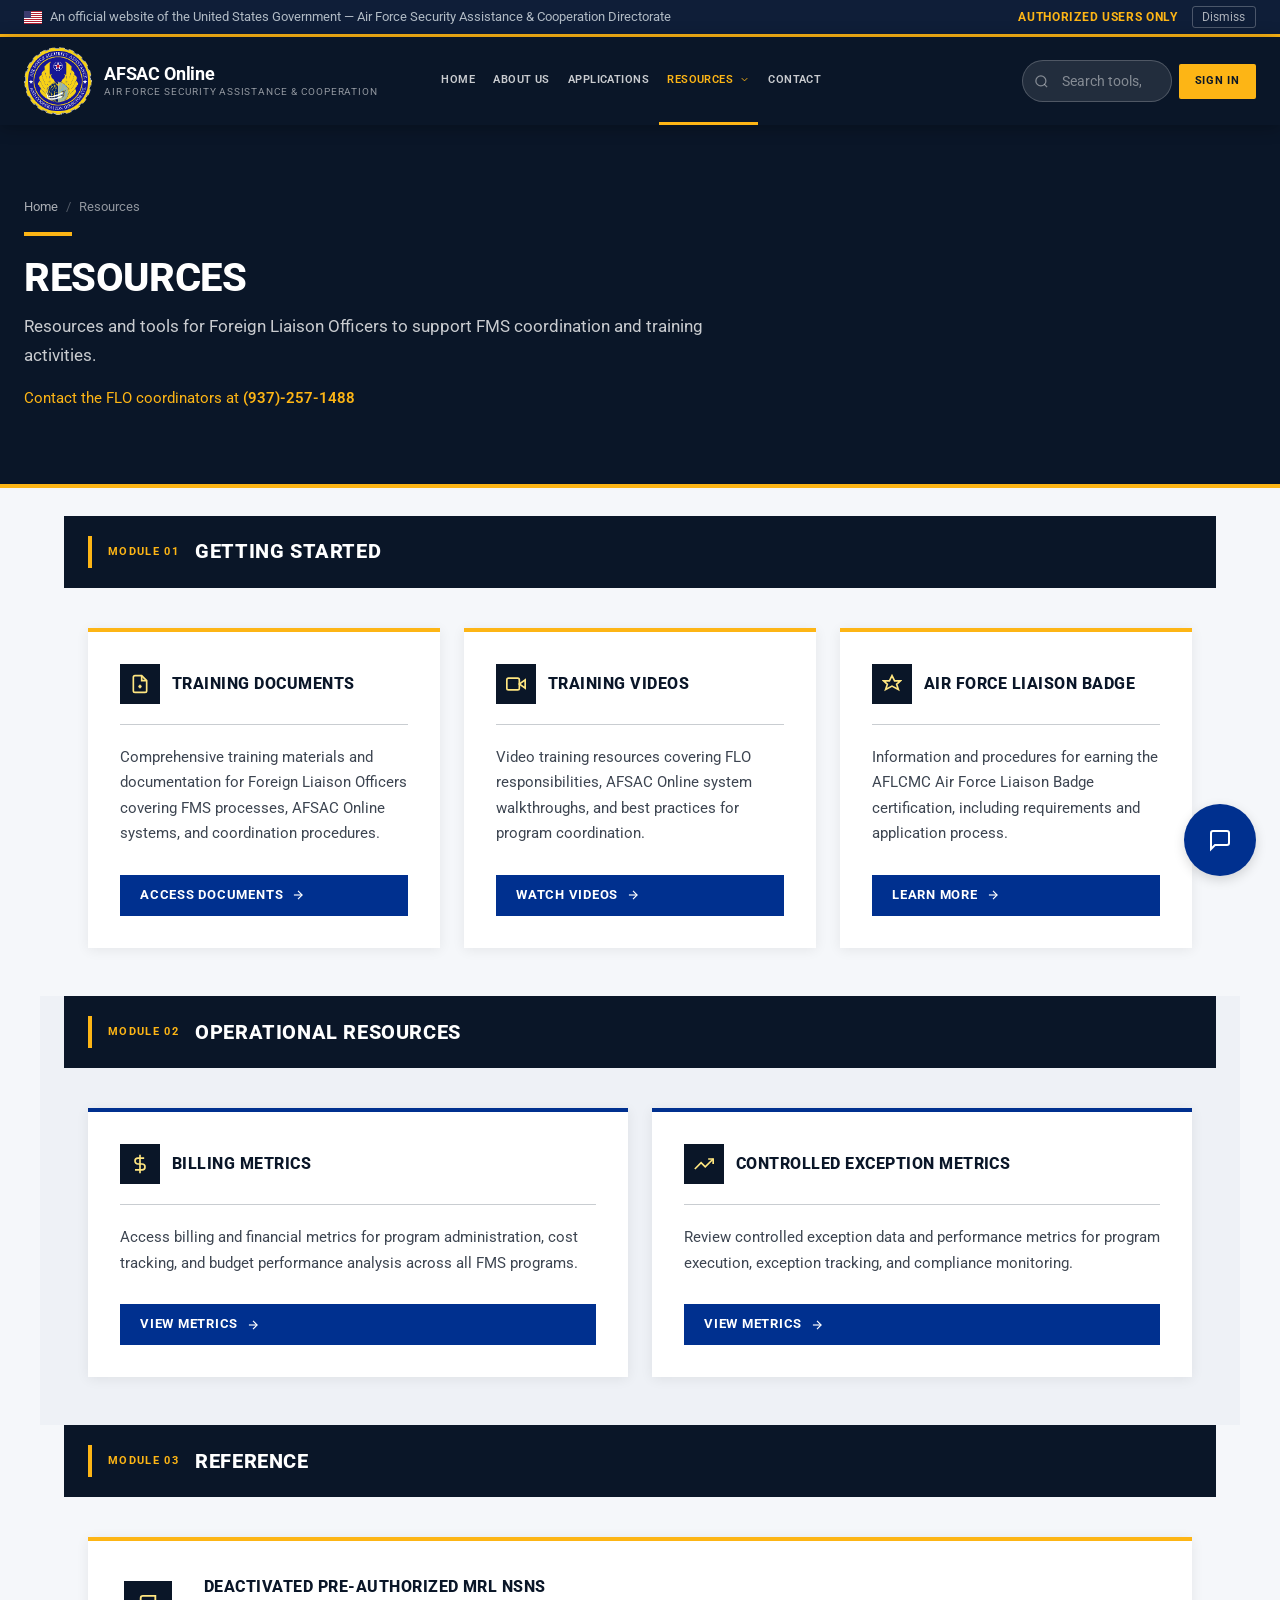
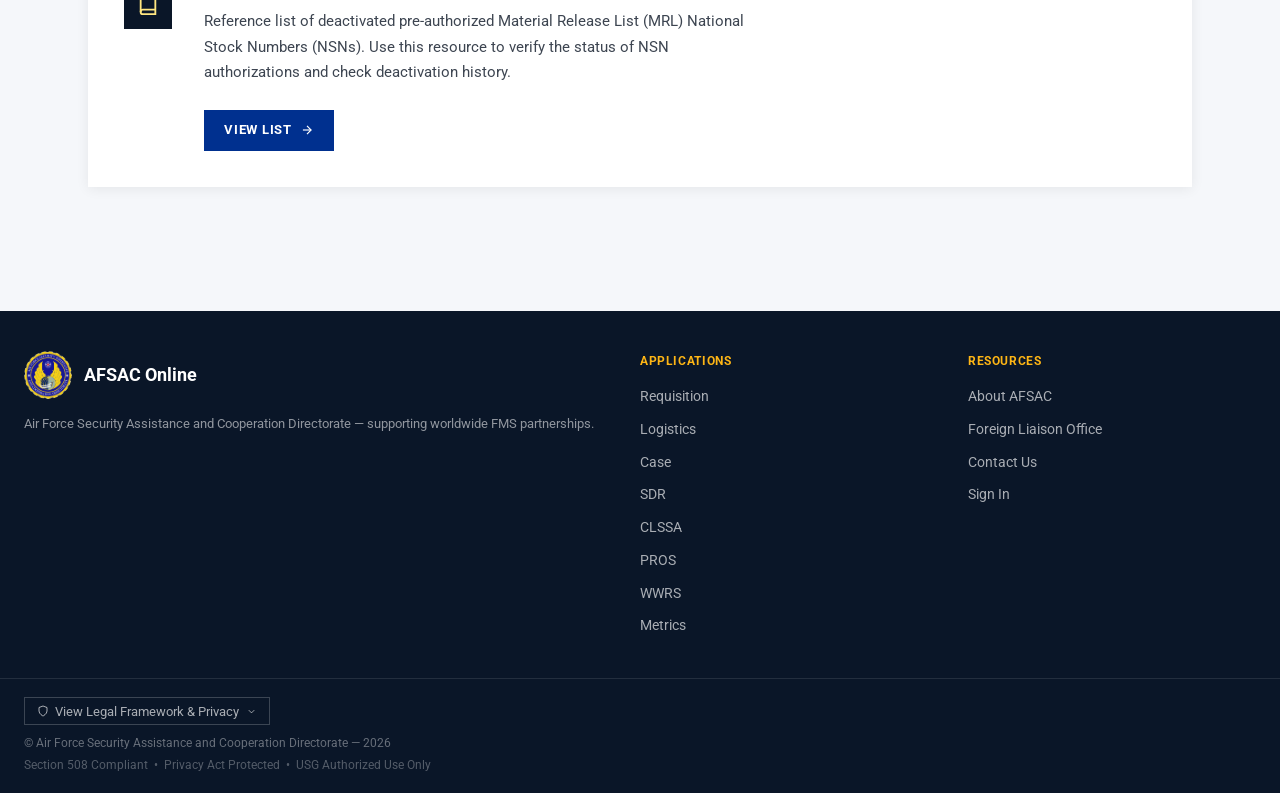
<file: flo.html>
<!DOCTYPE html>
<html lang="en">
<head>
  <meta charset="UTF-8">
  <meta name="viewport" content="width=device-width, initial-scale=1.0">
  <title>Foreign Liaison Office — AFSAC Online</title>
  <meta name="description" content="Foreign Liaison Office directory — find your country's FLO representative and contact information.">
  <link rel="stylesheet" href="style.css">
</head>
<body class="flo-page site-page">

<!-- Gov Banner -->
<div class="gov-banner">
  <div class="container">
    <div class="gov-banner-flag">
      <svg width="18" height="13" viewBox="0 0 18 13" fill="none" style="flex-shrink:0"><rect width="18" height="13" fill="#B22234"/><rect y="1" width="18" height="1" fill="white"/><rect y="3" width="18" height="1" fill="white"/><rect y="5" width="18" height="1" fill="white"/><rect y="7" width="18" height="1" fill="white"/><rect y="9" width="18" height="1" fill="white"/><rect y="11" width="18" height="1" fill="white"/><rect width="7" height="7" fill="#3C3B6E"/></svg>
      An official website of the United States Government &mdash; Air Force Security Assistance &amp; Cooperation Directorate
    </div>
    <div class="gov-banner-right">
      <span class="gov-banner-notice">Authorized Users Only</span>
      <button class="gov-banner-dismiss">Dismiss</button>
    </div>
  </div>
</div>

<!-- Header -->
<header class="site-header">
  <div class="container">
    <div class="header-inner">
      <a href="index.html" class="site-logo">
        <div class="logo-emblem"></div>
        <div class="logo-text">
          <span class="logo-title">AFSAC Online</span>
          <span class="logo-subtitle">Air Force Security Assistance &amp; Cooperation</span>
        </div>
      </a>
      <nav aria-label="Main navigation">
        <ul class="main-nav">
          <li><a href="index.html">Home</a></li>
          <li><a href="about.html">About Us</a></li>
          <li><a href="toolbox.html">Applications</a></li>
          <li class="nav-dropdown"><a href="flo.html" class="active">Resources <svg width="11" height="11" fill="none" stroke="currentColor" stroke-width="2" viewBox="0 0 24 24"><polyline points="6 9 12 15 18 9"/></svg></a><div class="nav-dropdown-menu"><a href="flo.html">FLO Information</a><a href="#">LOR</a><a href="#">Report2Web</a><a href="#">SCIP Portal</a><a href="#">DSAMS</a></div></li>
          <li><a href="contact.html">Contact</a></li>
        </ul>
      </nav>
      <div class="header-actions">
        <form class="search-form" role="search" onsubmit="return false">
          <svg class="search-icon" width="15" height="15" fill="none" stroke="currentColor" stroke-width="2" viewBox="0 0 24 24"><circle cx="11" cy="11" r="8"/><line x1="21" y1="21" x2="16.65" y2="16.65"/></svg>
          <input type="search" class="search-input" placeholder="Search tools, guides&hellip;" aria-label="Search">
        </form>
        <a href="login.html" class="header-login-btn">Sign In</a>
      </div>
      <button class="hamburger" aria-label="Open menu">
        <svg width="18" height="18" fill="none" stroke="currentColor" stroke-width="2" viewBox="0 0 24 24"><line x1="3" y1="6" x2="21" y2="6"/><line x1="3" y1="12" x2="21" y2="12"/><line x1="3" y1="18" x2="21" y2="18"/></svg>
      </button>
    </div>
  </div>
  <nav class="mobile-nav">
    <a href="index.html">Home</a><a href="about.html">About Us</a><a href="toolbox.html">Applications</a><a href="flo.html">Resources</a><a href="contact.html">Contact</a><a href="login.html" style="color:var(--gold);font-weight:700">Sign In</a>
  </nav>
</header>

<!-- Page Hero -->
<section class="page-header-section">
  <div class="container">
    <nav class="breadcrumb" aria-label="Breadcrumb">
      <a href="index.html">Home</a><span class="breadcrumb-sep">/</span><span>Resources</span>
    </nav>
    <h1>Resources</h1>
    <p>Resources and tools for Foreign Liaison Officers to support FMS coordination and training activities.</p>
    <p style="font-size: .95rem; color: var(--gold); margin-top: 1rem;">Contact the FLO coordinators at <strong>(937)-257-1488</strong></p>
  </div>
</section>

<div class="page-wrapper">

  <!-- ═══════════════════════════════════════════════════════ -->
  <!-- GETTING STARTED SECTION -->
  <!-- ═══════════════════════════════════════════════════════ -->
  <section style="margin-bottom: 0;">
    <div style="background: var(--navy); padding: 1.25rem 0; margin-bottom: 2.5rem;">
      <div class="container" style="display: flex; align-items: center; gap: 1rem;">
        <div style="width: 4px; height: 2rem; background: var(--gold); flex-shrink: 0;"></div>
        <span style="color: var(--gold); font-size: .7rem; font-weight: 700; letter-spacing: .12em; text-transform: uppercase;">Module 01</span>
        <h2 style="margin: 0; font-size: 1.25rem; font-weight: 800; color: white; letter-spacing: .03em; text-transform: uppercase;">Getting Started</h2>
      </div>
    </div>
    <div class="container" style="padding-bottom: 3rem;">
      <div style="display: grid; grid-template-columns: repeat(auto-fit, minmax(300px, 1fr)); gap: 1.5rem;">

        <div style="background: white; border-top: 4px solid var(--gold); padding: 2rem; display: flex; flex-direction: column; box-shadow: 0 2px 12px rgba(0,0,0,.07);">
          <div style="display: flex; align-items: center; gap: .75rem; margin-bottom: 1.25rem; padding-bottom: 1.25rem; border-bottom: 1px solid var(--border);">
            <div style="width: 40px; height: 40px; background: var(--navy); display: flex; align-items: center; justify-content: center; flex-shrink: 0;">
              <svg width="20" height="20" fill="none" stroke="#FFE680" stroke-width="2" viewBox="0 0 24 24"><path d="M14 2H6a2 2 0 0 0-2 2v16a2 2 0 0 0 2 2h12a2 2 0 0 0 2-2V8z"/><polyline points="14 2 14 8 20 8"/><line x1="12" y1="13" x2="12" y2="17"/><line x1="10" y1="15" x2="14" y2="15"/></svg>
            </div>
            <h3 style="margin: 0; font-size: 1rem; font-weight: 800; color: var(--navy); text-transform: uppercase; letter-spacing: .03em;">Training Documents</h3>
          </div>
          <p style="margin: 0 0 1.75rem 0; color: var(--text-body); line-height: 1.7; font-size: .9375rem; flex: 1;">Comprehensive training materials and documentation for Foreign Liaison Officers covering FMS processes, AFSAC Online systems, and coordination procedures.</p>
          <a href="#" style="display: inline-flex; align-items: center; gap: .5rem; color: white; background: var(--af-blue); font-weight: 700; font-size: .8rem; letter-spacing: .06em; text-transform: uppercase; text-decoration: none; padding: .65rem 1.25rem;">Access Documents <svg width="14" height="14" fill="none" stroke="currentColor" stroke-width="2" viewBox="0 0 24 24"><line x1="5" y1="12" x2="19" y2="12"/><polyline points="12 5 19 12 12 19"/></svg></a>
        </div>

        <div style="background: white; border-top: 4px solid var(--gold); padding: 2rem; display: flex; flex-direction: column; box-shadow: 0 2px 12px rgba(0,0,0,.07);">
          <div style="display: flex; align-items: center; gap: .75rem; margin-bottom: 1.25rem; padding-bottom: 1.25rem; border-bottom: 1px solid var(--border);">
            <div style="width: 40px; height: 40px; background: var(--navy); display: flex; align-items: center; justify-content: center; flex-shrink: 0;">
              <svg width="20" height="20" fill="none" stroke="#FFE680" stroke-width="2" viewBox="0 0 24 24"><polygon points="23 7 16 12 23 17 23 7"/><rect x="1" y="5" width="15" height="14" rx="2" ry="2"/></svg>
            </div>
            <h3 style="margin: 0; font-size: 1rem; font-weight: 800; color: var(--navy); text-transform: uppercase; letter-spacing: .03em;">Training Videos</h3>
          </div>
          <p style="margin: 0 0 1.75rem 0; color: var(--text-body); line-height: 1.7; font-size: .9375rem; flex: 1;">Video training resources covering FLO responsibilities, AFSAC Online system walkthroughs, and best practices for program coordination.</p>
          <a href="#" style="display: inline-flex; align-items: center; gap: .5rem; color: white; background: var(--af-blue); font-weight: 700; font-size: .8rem; letter-spacing: .06em; text-transform: uppercase; text-decoration: none; padding: .65rem 1.25rem;">Watch Videos <svg width="14" height="14" fill="none" stroke="currentColor" stroke-width="2" viewBox="0 0 24 24"><line x1="5" y1="12" x2="19" y2="12"/><polyline points="12 5 19 12 12 19"/></svg></a>
        </div>

        <div style="background: white; border-top: 4px solid var(--gold); padding: 2rem; display: flex; flex-direction: column; box-shadow: 0 2px 12px rgba(0,0,0,.07);">
          <div style="display: flex; align-items: center; gap: .75rem; margin-bottom: 1.25rem; padding-bottom: 1.25rem; border-bottom: 1px solid var(--border);">
            <div style="width: 40px; height: 40px; background: var(--navy); display: flex; align-items: center; justify-content: center; flex-shrink: 0;">
              <svg width="20" height="20" fill="none" stroke="#FFE680" stroke-width="2" viewBox="0 0 24 24"><path d="M12 2L15.09 8.26H22L17.55 12.44L19.64 18.71L12 14.53L4.36 18.71L6.45 12.44L2 8.26H8.91L12 2Z"/></svg>
            </div>
            <h3 style="margin: 0; font-size: 1rem; font-weight: 800; color: var(--navy); text-transform: uppercase; letter-spacing: .03em;">Air Force Liaison Badge</h3>
          </div>
          <p style="margin: 0 0 1.75rem 0; color: var(--text-body); line-height: 1.7; font-size: .9375rem; flex: 1;">Information and procedures for earning the AFLCMC Air Force Liaison Badge certification, including requirements and application process.</p>
          <a href="#" style="display: inline-flex; align-items: center; gap: .5rem; color: white; background: var(--af-blue); font-weight: 700; font-size: .8rem; letter-spacing: .06em; text-transform: uppercase; text-decoration: none; padding: .65rem 1.25rem;">Learn More <svg width="14" height="14" fill="none" stroke="currentColor" stroke-width="2" viewBox="0 0 24 24"><line x1="5" y1="12" x2="19" y2="12"/><polyline points="12 5 19 12 12 19"/></svg></a>
        </div>

      </div>
    </div>
  </section>

  <!-- ═══════════════════════════════════════════════════════ -->
  <!-- OPERATIONAL RESOURCES SECTION -->
  <!-- ═══════════════════════════════════════════════════════ -->
  <section style="background: #eef1f6; margin: 0 -1.5rem; padding: 0 1.5rem;">
    <div style="background: var(--navy); padding: 1.25rem 0; margin-bottom: 2.5rem;">
      <div class="container" style="display: flex; align-items: center; gap: 1rem;">
        <div style="width: 4px; height: 2rem; background: var(--gold); flex-shrink: 0;"></div>
        <span style="color: var(--gold); font-size: .7rem; font-weight: 700; letter-spacing: .12em; text-transform: uppercase;">Module 02</span>
        <h2 style="margin: 0; font-size: 1.25rem; font-weight: 800; color: white; letter-spacing: .03em; text-transform: uppercase;">Operational Resources</h2>
      </div>
    </div>
    <div class="container" style="padding-bottom: 3rem;">
      <div style="display: grid; grid-template-columns: repeat(auto-fit, minmax(300px, 1fr)); gap: 1.5rem;">

        <div style="background: white; border-top: 4px solid var(--af-blue); padding: 2rem; display: flex; flex-direction: column; box-shadow: 0 2px 12px rgba(0,0,0,.07);">
          <div style="display: flex; align-items: center; gap: .75rem; margin-bottom: 1.25rem; padding-bottom: 1.25rem; border-bottom: 1px solid var(--border);">
            <div style="width: 40px; height: 40px; background: var(--navy); display: flex; align-items: center; justify-content: center; flex-shrink: 0;">
              <svg width="20" height="20" fill="none" stroke="#FFE680" stroke-width="2" viewBox="0 0 24 24"><line x1="12" y1="1" x2="12" y2="23"/><path d="M17 5H9.5a3.5 3.5 0 0 0 0 7h5a3.5 3.5 0 0 1 0 7H6"/></svg>
            </div>
            <h3 style="margin: 0; font-size: 1rem; font-weight: 800; color: var(--navy); text-transform: uppercase; letter-spacing: .03em;">Billing Metrics</h3>
          </div>
          <p style="margin: 0 0 1.75rem 0; color: var(--text-body); line-height: 1.7; font-size: .9375rem; flex: 1;">Access billing and financial metrics for program administration, cost tracking, and budget performance analysis across all FMS programs.</p>
          <a href="#" style="display: inline-flex; align-items: center; gap: .5rem; color: white; background: var(--af-blue); font-weight: 700; font-size: .8rem; letter-spacing: .06em; text-transform: uppercase; text-decoration: none; padding: .65rem 1.25rem;">View Metrics <svg width="14" height="14" fill="none" stroke="currentColor" stroke-width="2" viewBox="0 0 24 24"><line x1="5" y1="12" x2="19" y2="12"/><polyline points="12 5 19 12 12 19"/></svg></a>
        </div>

        <div style="background: white; border-top: 4px solid var(--af-blue); padding: 2rem; display: flex; flex-direction: column; box-shadow: 0 2px 12px rgba(0,0,0,.07);">
          <div style="display: flex; align-items: center; gap: .75rem; margin-bottom: 1.25rem; padding-bottom: 1.25rem; border-bottom: 1px solid var(--border);">
            <div style="width: 40px; height: 40px; background: var(--navy); display: flex; align-items: center; justify-content: center; flex-shrink: 0;">
              <svg width="20" height="20" fill="none" stroke="#FFE680" stroke-width="2" viewBox="0 0 24 24"><polyline points="23 6 13.5 15.5 8.5 10.5 1 18"/><polyline points="17 6 23 6 23 12"/></svg>
            </div>
            <h3 style="margin: 0; font-size: 1rem; font-weight: 800; color: var(--navy); text-transform: uppercase; letter-spacing: .03em;">Controlled Exception Metrics</h3>
          </div>
          <p style="margin: 0 0 1.75rem 0; color: var(--text-body); line-height: 1.7; font-size: .9375rem; flex: 1;">Review controlled exception data and performance metrics for program execution, exception tracking, and compliance monitoring.</p>
          <a href="#" style="display: inline-flex; align-items: center; gap: .5rem; color: white; background: var(--af-blue); font-weight: 700; font-size: .8rem; letter-spacing: .06em; text-transform: uppercase; text-decoration: none; padding: .65rem 1.25rem;">View Metrics <svg width="14" height="14" fill="none" stroke="currentColor" stroke-width="2" viewBox="0 0 24 24"><line x1="5" y1="12" x2="19" y2="12"/><polyline points="12 5 19 12 12 19"/></svg></a>
        </div>

      </div>
    </div>
  </section>

  <!-- ═══════════════════════════════════════════════════════ -->
  <!-- REFERENCE SECTION -->
  <!-- ═══════════════════════════════════════════════════════ -->
  <section style="margin: 0;">
    <div style="background: var(--navy); padding: 1.25rem 0; margin-bottom: 2.5rem;">
      <div class="container" style="display: flex; align-items: center; gap: 1rem;">
        <div style="width: 4px; height: 2rem; background: var(--gold); flex-shrink: 0;"></div>
        <span style="color: var(--gold); font-size: .7rem; font-weight: 700; letter-spacing: .12em; text-transform: uppercase;">Module 03</span>
        <h2 style="margin: 0; font-size: 1.25rem; font-weight: 800; color: white; letter-spacing: .03em; text-transform: uppercase;">Reference</h2>
      </div>
    </div>
    <div class="container" style="padding-bottom: 3rem;">
      <div style="background: white; border-top: 4px solid var(--gold); padding: 2.25rem; box-shadow: 0 2px 12px rgba(0,0,0,.07); display: flex; align-items: flex-start; gap: 2rem;">
        <div style="width: 48px; height: 48px; background: var(--navy); display: flex; align-items: center; justify-content: center; flex-shrink: 0; margin-top: .25rem;">
          <svg width="22" height="22" fill="none" stroke="#FFE680" stroke-width="2" viewBox="0 0 24 24"><path d="M4 19.5A2.5 2.5 0 0 1 6.5 17H20"/><path d="M6.5 2H20v20H6.5A2.5 2.5 0 0 1 4 19.5v-15A2.5 2.5 0 0 1 6.5 2z"/></svg>
        </div>
        <div style="flex: 1;">
          <h3 style="margin: 0 0 .75rem 0; font-size: 1rem; font-weight: 800; color: var(--navy); text-transform: uppercase; letter-spacing: .03em;">Deactivated Pre-Authorized MRL NSNs</h3>
          <p style="margin: 0 0 1.5rem 0; color: var(--text-body); line-height: 1.7; font-size: .9375rem; max-width: 70ch;">Reference list of deactivated pre-authorized Material Release List (MRL) National Stock Numbers (NSNs). Use this resource to verify the status of NSN authorizations and check deactivation history.</p>
          <a href="#" style="display: inline-flex; align-items: center; gap: .5rem; color: white; background: var(--af-blue); font-weight: 700; font-size: .8rem; letter-spacing: .06em; text-transform: uppercase; text-decoration: none; padding: .65rem 1.25rem;">View List <svg width="14" height="14" fill="none" stroke="currentColor" stroke-width="2" viewBox="0 0 24 24"><line x1="5" y1="12" x2="19" y2="12"/><polyline points="12 5 19 12 12 19"/></svg></a>
        </div>
      </div>
    </div>
  </section>

</div>

<!-- Footer -->
<footer class="site-footer">
  <div class="footer-top">
    <div class="container">
      <div class="footer-grid">
        <div>
          <a href="index.html" class="footer-brand-logo">
            <div class="logo-emblem" style="width:48px;height:48px;font-size:.95rem"></div>
            <span class="footer-brand-title">AFSAC Online</span>
          </a>
          <p class="footer-brand-desc">Air Force Security Assistance and Cooperation Directorate — supporting worldwide FMS partnerships.</p>
        </div>
        <div>
          <div class="footer-col-title">Applications</div>
          <ul class="footer-links">
            <li><a href="https://afsac.wpafb.af.mil/req_input.jsp">Requisition</a></li><li><a href="https://afsac.wpafb.af.mil/logistics.jsp">Logistics</a></li><li><a href="https://afsac.wpafb.af.mil/financial.jsp">Case</a></li><li><a href="https://afsac.wpafb.af.mil/sdr.jsp">SDR</a></li><li><a href="https://afsac.wpafb.af.mil/clssa.jsp">CLSSA</a></li><li><a href="https://afsac.wpafb.af.mil/pros.jsp">PROS</a></li><li><a href="https://afsac4.wpafb.af.mil/WWRS">WWRS</a></li><li><a href="afsac-metrics">Metrics</a></li>
          </ul>
        </div>
        <div>
          <div class="footer-col-title">Resources</div>
          <ul class="footer-links">
            <li><a href="about.html">About AFSAC</a></li><li><a href="flo.html">Foreign Liaison Office</a></li><li><a href="contact.html">Contact Us</a></li><li><a href="login.html">Sign In</a></li>
          </ul>
        </div>
      </div>
    </div>
  </div>
  <div class="footer-bottom">
    <div class="container">
      <div class="footer-bottom-inner">
        <div style="flex:1">
          <button class="footer-legal-toggle">
            <svg width="12" height="12" fill="none" stroke="currentColor" stroke-width="2" viewBox="0 0 24 24"><path d="M12 22s8-4 8-10V5l-8-3-8 3v7c0 6 8 10 8 10z"/></svg>
            <span class="toggle-text">View Legal Framework &amp; Privacy</span>
            <svg width="11" height="11" fill="none" stroke="currentColor" stroke-width="2" viewBox="0 0 24 24"><polyline points="6 9 12 15 18 9"/></svg>
          </button>
          <div class="footer-legal-panel" id="legal-panel">
            <h4>U.S. Government System Notice</h4>
            <p>USG-authorized use only. Communications are monitored and not private. Security measures protect USG interests. Data protected under Privacy Act of 1974 (SORN K890.15). Section 508 compliant per 29 U.S.C. 794d.</p>
            <h4>Authority</h4>
            <p>10 U.S.C. 134; DoDD 5101.1; DoDD 5105.65 (DSCA); DoDD 5132.03; DoD Instruction 8550.01.</p>
          </div>
          <div class="footer-copyright">&copy; Air Force Security Assistance and Cooperation Directorate &mdash; 2026</div>
          <div class="footer-508">Section 508 Compliant &nbsp;&bull;&nbsp; Privacy Act Protected &nbsp;&bull;&nbsp; USG Authorized Use Only</div>
        </div>

      </div>
    </div>
  </div>
</footer>

<script src="main.js"></script>
<script>
  // FLO region filter
  document.querySelectorAll('.flo-filter-btn').forEach(btn => {
    btn.addEventListener('click', () => {
      document.querySelectorAll('.flo-filter-btn').forEach(b => b.classList.remove('active'));
      btn.classList.add('active');
      const region = btn.dataset.region;
      document.querySelectorAll('.flo-card').forEach(card => {
        card.style.display = (region === 'all' || card.dataset.region === region) ? '' : 'none';
      });
    });
  });
</script>
</body>
</html>
</file>
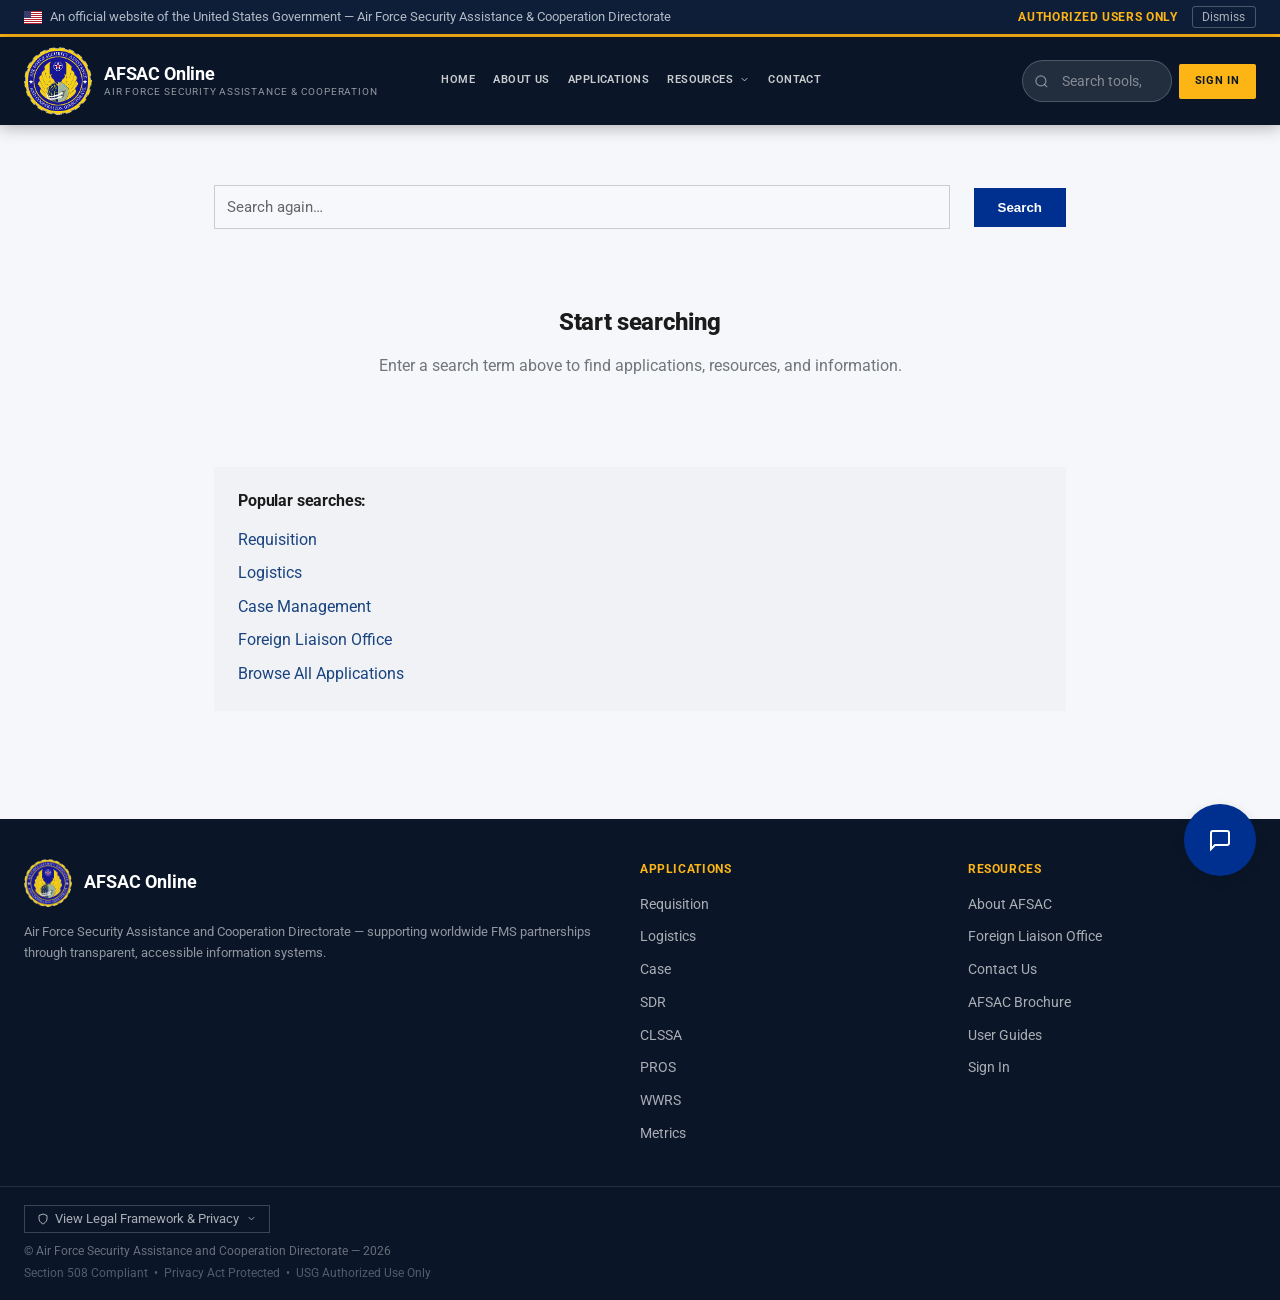
<file: search-results.html>
<!DOCTYPE html>
<html lang="en">
<head>
  <meta charset="UTF-8">
  <meta name="viewport" content="width=device-width, initial-scale=1.0">
  <title>Search Results — AFSAC Online</title>
  <meta name="description" content="Search results for AFSAC Online">
  <link rel="stylesheet" href="style.css">
  <style>
    .search-results-container {
      max-width: 900px;
      margin: 2rem auto;
      padding: 0 1.5rem;
    }
    .search-results-header {
      display: flex;
      align-items: center;
      gap: 1.5rem;
      margin-bottom: 2rem;
      flex-wrap: wrap;
    }
    .search-results-header input {
      flex: 1;
      min-width: 250px;
      padding: 0.75rem;
      border: 1px solid var(--border);
      border-radius:0;
      font-size: 0.95rem;
      color: black;
    }
    .search-results-header input::placeholder {
      color: #666;
    }
    .search-results-header button {
      padding: 0.75rem 1.5rem;
      background: var(--af-blue);
      color: white;
      border: none;
      border-radius:0;
      cursor: pointer;
      font-weight: 600;
      transition: background 0.2s ease;
    }
    .search-results-header button:hover {
      background: #1a4480;
    }
    .search-results-count {
      color: var(--text-muted);
      font-size: 0.9rem;
      margin-bottom: 1.5rem;
    }
    .search-result-item {
      border: 1px solid var(--border);
      border-radius:0;
      padding: 1.25rem;
      margin-bottom: 1rem;
      transition: box-shadow 0.2s ease, border-color 0.2s ease;
    }
    .search-result-item:hover {
      box-shadow: var(--shadow-sm);
      border-color: var(--af-blue);
    }
    .search-result-title {
      font-size: 1.125rem;
      font-weight: 600;
      color: var(--af-blue);
      margin: 0 0 0.5rem 0;
    }
    .search-result-title a {
      color: var(--af-blue);
      text-decoration: none;
    }
    .search-result-title a:hover {
      text-decoration: underline;
    }
    .search-result-page {
      font-size: 0.8rem;
      color: var(--text-muted);
      text-transform: uppercase;
      letter-spacing: 0.05em;
      margin-bottom: 0.5rem;
    }
    .search-result-excerpt {
      color: var(--text-body);
      font-size: 0.9rem;
      line-height: 1.5;
      margin: 0;
    }
    .search-result-excerpt .highlight {
      background: #fff3cd;
      padding: 0 0.2rem;
      font-weight: 500;
    }
    .no-results {
      text-align: center;
      padding: 3rem 1.5rem;
      color: var(--text-muted);
    }
    .no-results h2 {
      font-size: 1.5rem;
      margin-bottom: 1rem;
    }
    .no-results p {
      margin-bottom: 0.5rem;
    }
    .search-suggestions {
      margin-top: 2rem;
      padding: 1.5rem;
      background: var(--bg-page);
      border-radius:0;
    }
    .search-suggestions h3 {
      font-size: 1rem;
      margin-bottom: 1rem;
    }
    .search-suggestions ul {
      list-style: none;
      padding: 0;
      display: flex;
      flex-direction: column;
      gap: 0.5rem;
    }
    .search-suggestions li a {
      color: var(--link);
      text-decoration: none;
    }
    .search-suggestions li a:hover {
      text-decoration: underline;
    }
  </style>
</head>
<body class="search-results-page site-page">

<!-- Gov Banner -->
<div class="gov-banner">
  <div class="container">
    <div class="gov-banner-flag">
      <svg width="18" height="13" viewBox="0 0 18 13" fill="none" style="flex-shrink:0"><rect width="18" height="13" fill="#B22234"/><rect y="1" width="18" height="1" fill="white"/><rect y="3" width="18" height="1" fill="white"/><rect y="5" width="18" height="1" fill="white"/><rect y="7" width="18" height="1" fill="white"/><rect y="9" width="18" height="1" fill="white"/><rect y="11" width="18" height="1" fill="white"/><rect width="7" height="7" fill="#3C3B6E"/></svg>
      An official website of the United States Government &mdash; Air Force Security Assistance &amp; Cooperation Directorate
    </div>
    <div class="gov-banner-right">
      <span class="gov-banner-notice">Authorized Users Only</span>
      <button class="gov-banner-dismiss">Dismiss</button>
    </div>
  </div>
</div>

<!-- Header -->
<header class="site-header">
  <div class="container">
    <div class="header-inner">
      <a href="index.html" class="site-logo">
        <div class="logo-emblem"></div>
        <div class="logo-text">
          <span class="logo-title">AFSAC Online</span>
          <span class="logo-subtitle">Air Force Security Assistance &amp; Cooperation</span>
        </div>
      </a>
      <nav aria-label="Main navigation">
        <ul class="main-nav">
          <li><a href="index.html">Home</a></li>
          <li><a href="about.html">About Us</a></li>
          <li><a href="toolbox.html">Applications</a></li>
          <li class="nav-dropdown"><a href="flo.html">Resources <svg width="11" height="11" fill="none" stroke="currentColor" stroke-width="2" viewBox="0 0 24 24"><polyline points="6 9 12 15 18 9"/></svg></a><div class="nav-dropdown-menu"><a href="flo.html">FLO Information</a><a href="#">LOR</a><a href="#">Report2Web</a><a href="#">SCIP Portal</a><a href="#">DSAMS</a></div></li>
          <li><a href="contact.html">Contact</a></li>
        </ul>
      </nav>
      <div class="header-actions">
        <form class="search-form" role="search" onsubmit="return false">
          <svg class="search-icon" width="15" height="15" fill="none" stroke="currentColor" stroke-width="2" viewBox="0 0 24 24"><circle cx="11" cy="11" r="8"/><line x1="21" y1="21" x2="16.65" y2="16.65"/></svg>
          <input type="search" class="search-input" placeholder="Search tools, guides&hellip;" aria-label="Search AFSAC tools">
        </form>
        <a href="login.html" class="header-login-btn">Sign In</a>
      </div>
      <button class="hamburger" aria-label="Open menu">
        <svg width="18" height="18" fill="none" stroke="currentColor" stroke-width="2" viewBox="0 0 24 24"><line x1="3" y1="6" x2="21" y2="6"/><line x1="3" y1="12" x2="21" y2="12"/><line x1="3" y1="18" x2="21" y2="18"/></svg>
      </button>
    </div>
  </div>
  <nav class="mobile-nav">
    <a href="index.html">Home</a><a href="about.html">About Us</a><a href="toolbox.html">Applications</a><a href="flo.html">Resources</a><a href="contact.html">Contact</a><a href="login.html" style="color:var(--gold);font-weight:700">Sign In</a>
  </nav>
</header>

<!-- Main Content -->
<div class="page-wrapper">
  <div class="search-results-container">
    <div class="search-results-header">
      <input type="search" id="search-box" class="search-input" placeholder="Search again&hellip;" aria-label="New search">
      <button onclick="performSearch()">Search</button>
    </div>

    <div id="results-container">
      <!-- Results will be populated here -->
    </div>

    <div id="search-suggestions" class="search-suggestions" style="display:none;">
      <h3>Popular searches:</h3>
      <ul>
        <li><a href="#" onclick="searchFor('requisition'); return false;">Requisition</a></li>
        <li><a href="#" onclick="searchFor('logistics'); return false;">Logistics</a></li>
        <li><a href="#" onclick="searchFor('case management'); return false;">Case Management</a></li>
        <li><a href="#" onclick="searchFor('FLO'); return false;">Foreign Liaison Office</a></li>
        <li><a href="toolbox.html">Browse All Applications</a></li>
      </ul>
    </div>
  </div>
</div>

<!-- Footer -->
<footer class="site-footer">
  <div class="footer-top">
    <div class="container">
      <div class="footer-grid">
        <div>
          <a href="index.html" class="footer-brand-logo">
            <div class="logo-emblem" style="width:48px;height:48px;font-size:.95rem"></div>
            <span class="footer-brand-title">AFSAC Online</span>
          </a>
          <p class="footer-brand-desc">Air Force Security Assistance and Cooperation Directorate — supporting worldwide FMS partnerships through transparent, accessible information systems.</p>
        </div>
        <div>
          <div class="footer-col-title">Applications</div>
          <ul class="footer-links">
            <li><a href="https://afsac.wpafb.af.mil/req_input.jsp">Requisition</a></li><li><a href="https://afsac.wpafb.af.mil/logistics.jsp">Logistics</a></li><li><a href="https://afsac.wpafb.af.mil/financial.jsp">Case</a></li><li><a href="https://afsac.wpafb.af.mil/sdr.jsp">SDR</a></li><li><a href="https://afsac.wpafb.af.mil/clssa.jsp">CLSSA</a></li><li><a href="https://afsac.wpafb.af.mil/pros.jsp">PROS</a></li><li><a href="https://afsac4.wpafb.af.mil/WWRS">WWRS</a></li><li><a href="afsac-metrics">Metrics</a></li>
          </ul>
        </div>
        <div>
          <div class="footer-col-title">Resources</div>
          <ul class="footer-links">
            <li><a href="about.html">About AFSAC</a></li><li><a href="flo.html">Foreign Liaison Office</a></li><li><a href="contact.html">Contact Us</a></li><li><a href="AFSAC_Brochure.pdf">AFSAC Brochure</a></li><li><a href="#">User Guides</a></li><li><a href="login.html">Sign In</a></li>
          </ul>
        </div>
      </div>
    </div>
  </div>
  <div class="footer-bottom">
    <div class="container">
      <div class="footer-bottom-inner">
        <div style="flex:1">
          <button class="footer-legal-toggle">
            <svg width="12" height="12" fill="none" stroke="currentColor" stroke-width="2" viewBox="0 0 24 24"><path d="M12 22s8-4 8-10V5l-8-3-8 3v7c0 6 8 10 8 10z"/></svg>
            <span class="toggle-text">View Legal Framework &amp; Privacy</span>
            <svg width="11" height="11" fill="none" stroke="currentColor" stroke-width="2" viewBox="0 0 24 24"><polyline points="6 9 12 15 18 9"/></svg>
          </button>
          <div class="footer-legal-panel" id="legal-panel">
            <h4>U.S. Government System Notice</h4>
            <p>You are accessing a U.S. Government (USG) Information System provided for USG-authorized use only. The USG routinely monitors communications, may inspect and seize data, and communications are not private. Security measures protect USG interests — not your personal benefit or privacy.</p>
            <h4>Authority</h4>
            <p>10 U.S.C. 134; DoDD 5101.1; DoDD 5105.65 (DSCA); DoDD 5132.03; DoD Instruction 8550.01.</p>
            <h4>Privacy Act</h4>
            <p>Data is protected under the Privacy Act of 1974 (SORN K890.15). Section 508 compliant per 29 U.S.C. 794d.</p>
          </div>
          <div class="footer-copyright">&copy; Air Force Security Assistance and Cooperation Directorate &mdash; 2026</div>
          <div class="footer-508">Section 508 Compliant &nbsp;&bull;&nbsp; Privacy Act Protected &nbsp;&bull;&nbsp; USG Authorized Use Only</div>
        </div>

      </div>
    </div>
  </div>
</footer>

<script src="main.js"></script>
<script>
// Search content index
const searchIndex = [
  {
    title: 'Requisition',
    page: 'toolbox.html#requisition',
    pageName: 'Applications',
    excerpt: 'Submit and manage requisitions for parts, supplies, and equipment through the AFSAC Online portal.'
  },
  {
    title: 'Logistics',
    page: 'toolbox.html#logistics',
    pageName: 'Applications',
    excerpt: 'Track shipments, manage inventory, and coordinate logistics support for your FMS programs.'
  },
  {
    title: 'Case',
    page: 'toolbox.html#case',
    pageName: 'Applications',
    excerpt: 'Monitor Case data, status updates, and case management for your Foreign Military Sales programs.'
  },
  {
    title: 'SDR',
    page: 'toolbox.html#sdr',
    pageName: 'Applications',
    excerpt: 'Submit and track Service Discrepancy Reports for equipment issues and quality concerns.'
  },
  {
    title: 'CLSSA',
    page: 'toolbox.html#clssa',
    pageName: 'Applications',
    excerpt: 'Contractor Logistics Support Agreement management and support.'
  },
  {
    title: 'PROS',
    page: 'toolbox.html#pros',
    pageName: 'Applications',
    excerpt: 'Production and Readiness Operations Support for program execution.'
  },
  {
    title: 'WWRS',
    page: 'toolbox.html#wwrs',
    pageName: 'Applications',
    excerpt: 'Worldwide Requirement and Supply information system for parts and equipment availability.'
  },
  {
    title: 'Metrics',
    page: 'toolbox.html#metrics',
    pageName: 'Applications',
    excerpt: 'View performance metrics, dashboards, and automated reporting for your FMS programs.'
  },
  {
    title: 'About AFSAC',
    page: 'about.html',
    pageName: 'About',
    excerpt: 'Learn about the Air Force Security Assistance and Cooperation Directorate, our mission, and values.'
  },
  {
    title: 'Our Mission',
    page: 'about.html',
    pageName: 'About',
    excerpt: 'To provide professional security assistance and cooperation support that strengthens alliances and advances U.S. national security objectives.'
  },
  {
    title: 'Case Management',
    page: 'about.html',
    pageName: 'About',
    excerpt: 'End-to-end FMS case development, execution, financial tracking, and closeout for partner nation programs.'
  },
  {
    title: 'Logistics Support',
    page: 'about.html',
    pageName: 'About',
    excerpt: 'Requisition processing, catalog management, supply chain visibility, and discrepancy resolution.'
  },
  {
    title: 'Partnership Development',
    page: 'about.html',
    pageName: 'About',
    excerpt: 'Strengthening bilateral and multilateral relationships through collaborative security cooperation programs.'
  },
  {
    title: 'Foreign Liaison Office',
    page: 'flo.html',
    pageName: 'FLO',
    excerpt: 'Resources and tools for Foreign Liaison Officers to support FMS coordination and training activities.'
  },
  {
    title: 'FLO Training Documents',
    page: 'flo.html',
    pageName: 'FLO',
    excerpt: 'Access FMS training documentation and educational materials.'
  },
  {
    title: 'FLO Training Videos',
    page: 'flo.html',
    pageName: 'FLO',
    excerpt: 'Watch training videos and instructional content for FMS programs.'
  },
  {
    title: 'Air Force Liaison Badge',
    page: 'flo.html',
    pageName: 'FLO',
    excerpt: 'Information about Air Force Liaison Officer badge and credentials.'
  },
  {
    title: 'Controlled Exception Metrics',
    page: 'flo.html',
    pageName: 'FLO',
    excerpt: 'Track and review controlled exception metrics and program performance indicators.'
  },
  {
    title: 'Billing Metrics',
    page: 'flo.html',
    pageName: 'FLO',
    excerpt: 'Access billing information and financial metrics for your FMS programs.'
  },
  {
    title: 'Contact Us',
    page: 'contact.html',
    pageName: 'Contact',
    excerpt: 'Submit inquiries, request portal access, or get help with your FMS program.'
  }
];

function performSearch() {
  const query = document.getElementById('search-box').value.trim().toLowerCase();
  if (query) {
    searchFor(query);
  }
}

function searchFor(query) {
  document.getElementById('search-box').value = query;
  const q = query.toLowerCase();
  const results = searchIndex.filter(item => 
    item.title.toLowerCase().includes(q) || 
    item.excerpt.toLowerCase().includes(q)
  );

  const container = document.getElementById('results-container');
  const suggestionsDiv = document.getElementById('search-suggestions');

  if (results.length === 0) {
    container.innerHTML = `
      <div class="no-results">
        <h2>No results found</h2>
        <p>We couldn't find anything matching "<strong>${query}</strong>".</p>
        <p>Try searching for application names, keywords, or browse from the home page.</p>
      </div>
    `;
    suggestionsDiv.style.display = 'block';
  } else {
    const resultsHTML = results.map(item => `
      <div class="search-result-item">
        <div class="search-result-page">${item.pageName}</div>
        <h3 class="search-result-title"><a href="${item.page}">${item.title}</a></h3>
        <p class="search-result-excerpt">${item.excerpt}</p>
      </div>
    `).join('');

    container.innerHTML = `
      <div class="search-results-count">Found ${results.length} result${results.length !== 1 ? 's' : ''}</div>
      ${resultsHTML}
    `;
    suggestionsDiv.style.display = 'none';
  }
}

// Initialize search on page load
document.addEventListener('DOMContentLoaded', () => {
  const params = new URLSearchParams(window.location.search);
  const query = params.get('q');
  if (query) {
    searchFor(query);
  } else {
    document.getElementById('results-container').innerHTML = `
      <div class="no-results">
        <h2>Start searching</h2>
        <p>Enter a search term above to find applications, resources, and information.</p>
      </div>
    `;
    document.getElementById('search-suggestions').style.display = 'block';
  }

  // Allow Enter key to search
  document.getElementById('search-box').addEventListener('keydown', e => {
    if (e.key === 'Enter') performSearch();
  });
});
</script>
</body>
</html>
</file>
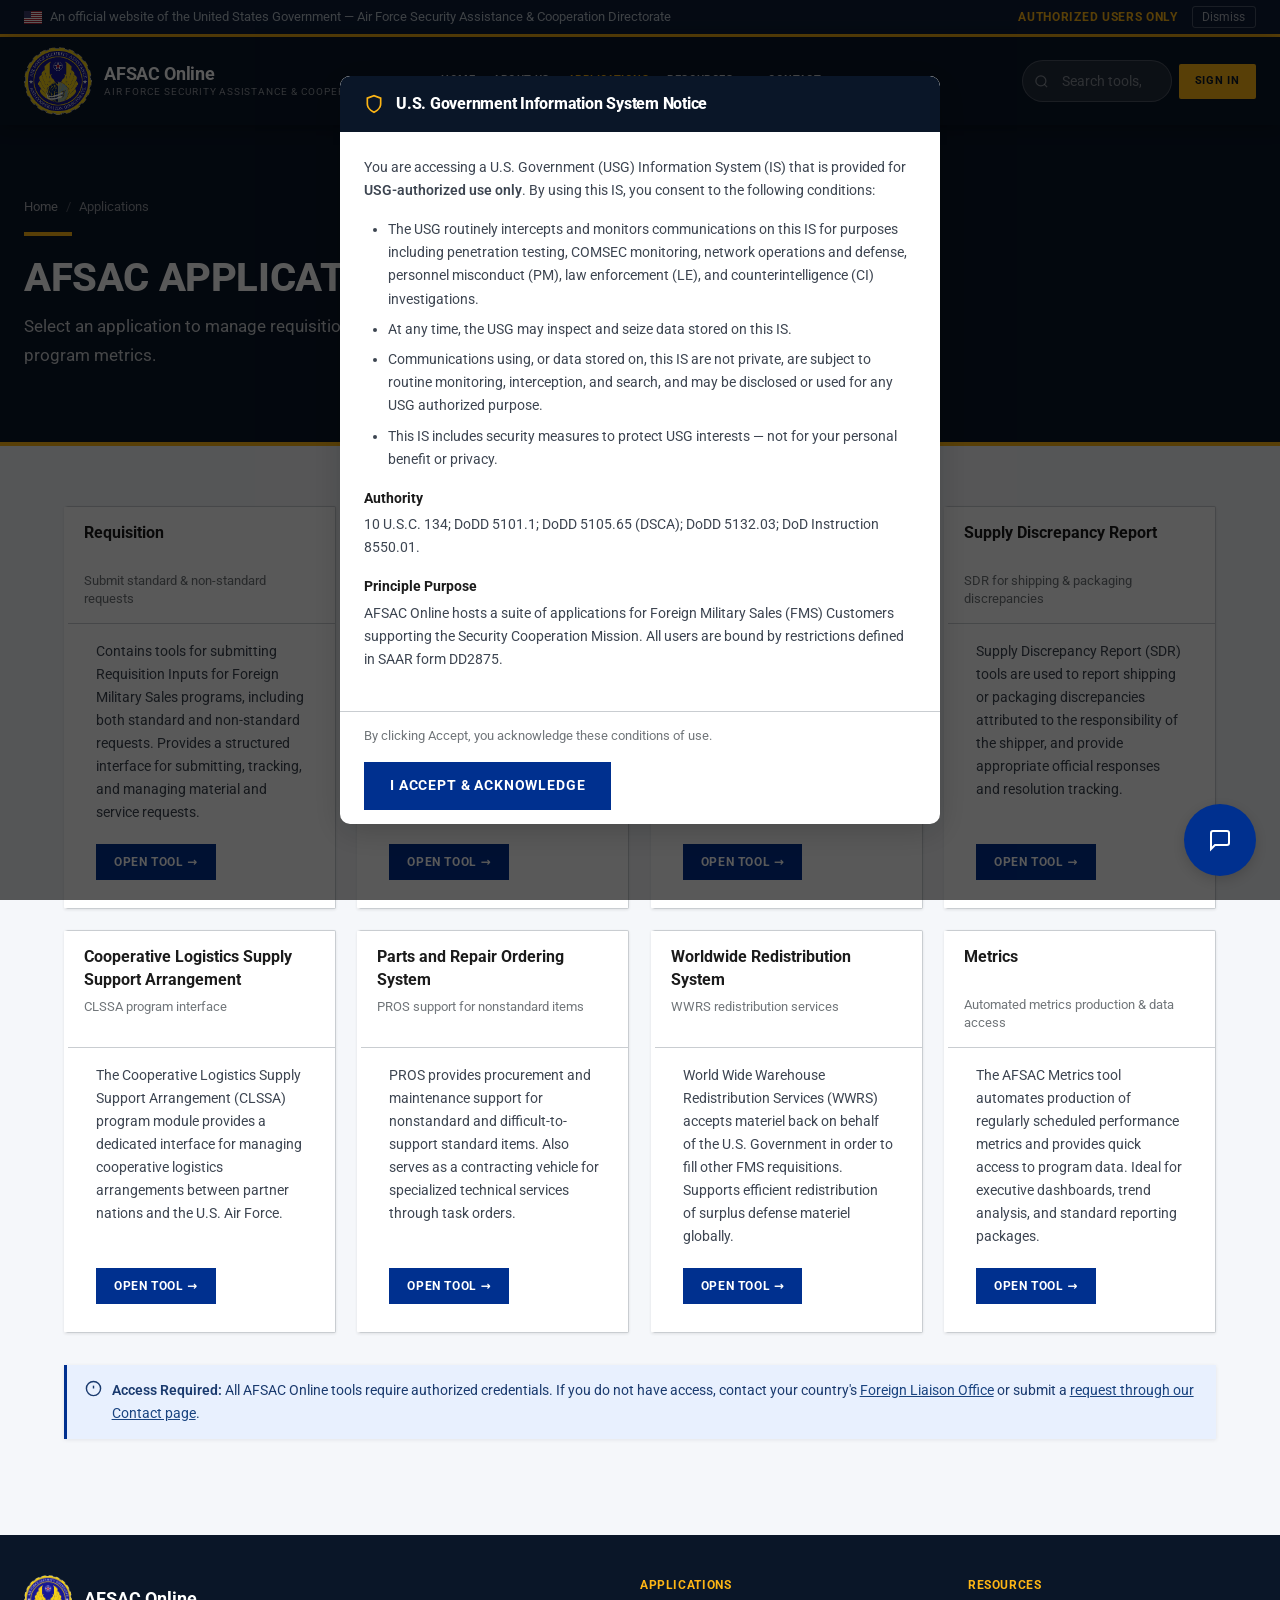
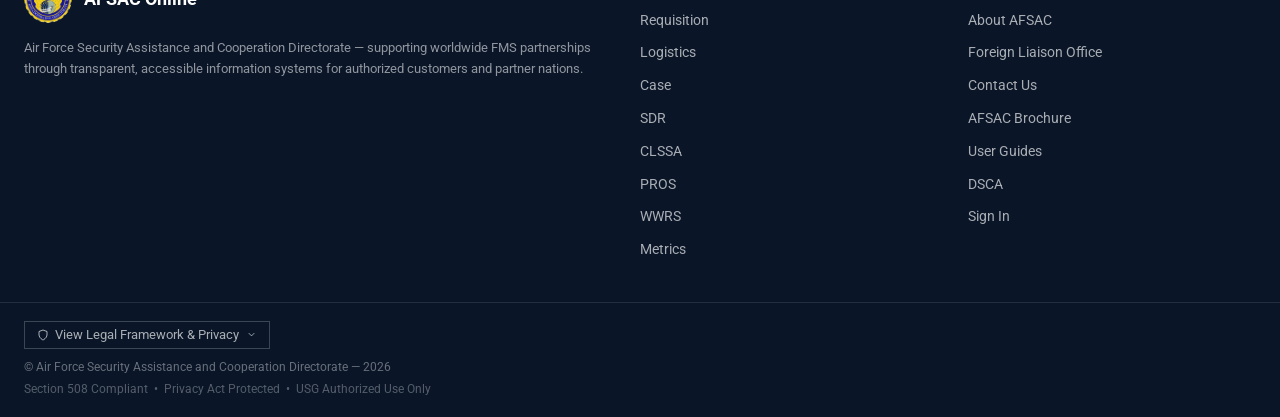
<file: toolbox.html>
<!DOCTYPE html>
<html lang="en">
<head>
  <meta charset="UTF-8">
  <meta name="viewport" content="width=device-width, initial-scale=1.0">
  <title>AFSAC Applications — AFSAC Online</title>
  <meta name="description" content="Explore the AFSAC applications for requisition, logistics, case management, SDR, CLSSA, PROS, WWRS, and metrics.">
  <link rel="stylesheet" href="style.css">
</head>
<body class="index-page site-page">

<!-- USG System Notice Modal (shown once per session) -->
<div id="usg-modal" class="modal-overlay hidden">
  <div class="modal-box">
    <div class="modal-header">
      <svg width="20" height="20" fill="none" stroke="currentColor" stroke-width="2" viewBox="0 0 24 24" style="color:var(--gold);flex-shrink:0"><path d="M12 22s8-4 8-10V5l-8-3-8 3v7c0 6 8 10 8 10z"/></svg>
      <h2>U.S. Government Information System Notice</h2>
    </div>
    <div class="modal-body">
      <p>You are accessing a U.S. Government (USG) Information System (IS) that is provided for <strong>USG-authorized use only</strong>. By using this IS, you consent to the following conditions:</p>
      <ul>
        <li>The USG routinely intercepts and monitors communications on this IS for purposes including penetration testing, COMSEC monitoring, network operations and defense, personnel misconduct (PM), law enforcement (LE), and counterintelligence (CI) investigations.</li>
        <li>At any time, the USG may inspect and seize data stored on this IS.</li>
        <li>Communications using, or data stored on, this IS are not private, are subject to routine monitoring, interception, and search, and may be disclosed or used for any USG authorized purpose.</li>
        <li>This IS includes security measures to protect USG interests — not for your personal benefit or privacy.</li>
      </ul>
      <p class="modal-section-title">Authority</p>
      <p>10 U.S.C. 134; DoDD 5101.1; DoDD 5105.65 (DSCA); DoDD 5132.03; DoD Instruction 8550.01.</p>
      <p class="modal-section-title">Principle Purpose</p>
      <p>AFSAC Online hosts a suite of applications for Foreign Military Sales (FMS) Customers supporting the Security Cooperation Mission. All users are bound by restrictions defined in SAAR form DD2875.</p>
    </div>
    <div class="modal-footer">
      <span class="modal-footer-note">By clicking Accept, you acknowledge these conditions of use.</span>
      <button id="usg-accept" class="btn btn-primary">I Accept &amp; Acknowledge</button>
    </div>
  </div>
</div>

<!-- Government Banner -->
<div class="gov-banner">
  <div class="container">
    <div class="gov-banner-flag">
      <svg width="18" height="13" viewBox="0 0 18 13" fill="none" style="flex-shrink:0">
        <rect width="18" height="13" fill="#B22234"/>
        <rect y="1" width="18" height="1" fill="white"/>
        <rect y="3" width="18" height="1" fill="white"/>
        <rect y="5" width="18" height="1" fill="white"/>
        <rect y="7" width="18" height="1" fill="white"/>
        <rect y="9" width="18" height="1" fill="white"/>
        <rect y="11" width="18" height="1" fill="white"/>
        <rect width="7" height="7" fill="#3C3B6E"/>
      </svg>
      An official website of the United States Government &mdash; Air Force Security Assistance &amp; Cooperation Directorate
    </div>
    <div class="gov-banner-right">
      <span class="gov-banner-notice">Authorized Users Only</span>
      <button class="gov-banner-dismiss">Dismiss</button>
    </div>
  </div>
</div>

<!-- Site Header -->
<header class="site-header">
  <div class="container">
    <div class="header-inner">
      <a href="index.html" class="site-logo">
        <div class="logo-emblem"></div>
        <div class="logo-text">
          <span class="logo-title">AFSAC Online</span>
          <span class="logo-subtitle">Air Force Security Assistance &amp; Cooperation</span>
        </div>
      </a>
      <nav aria-label="Main navigation">
        <ul class="main-nav">
          <li><a href="index.html">Home</a></li>
          <li><a href="about.html">About Us</a></li>
          <li><a href="toolbox.html" class="active">Applications</a></li>
          <li class="nav-dropdown"><a href="flo.html">Resources <svg width="11" height="11" fill="none" stroke="currentColor" stroke-width="2" viewBox="0 0 24 24"><polyline points="6 9 12 15 18 9"/></svg></a><div class="nav-dropdown-menu"><a href="flo.html">FLO Information</a><a href="#">LOR</a><a href="#">Report2Web</a><a href="#">SCIP Portal</a><a href="#">DSAMS</a></div></li>
          <li><a href="contact.html">Contact</a></li>
        </ul>
      </nav>
      <div class="header-actions">
        <form class="search-form" role="search" onsubmit="return false">
          <svg class="search-icon" width="15" height="15" fill="none" stroke="currentColor" stroke-width="2" viewBox="0 0 24 24"><circle cx="11" cy="11" r="8"/><line x1="21" y1="21" x2="16.65" y2="16.65"/></svg>
          <input type="search" class="search-input" placeholder="Search tools, guides&hellip;" aria-label="Search AFSAC tools">
        </form>
        <a href="login.html" class="header-login-btn">Sign In</a>
      </div>
      <button class="hamburger" aria-label="Open menu" aria-expanded="false">
        <svg width="18" height="18" fill="none" stroke="currentColor" stroke-width="2" viewBox="0 0 24 24"><line x1="3" y1="6" x2="21" y2="6"/><line x1="3" y1="12" x2="21" y2="12"/><line x1="3" y1="18" x2="21" y2="18"/></svg>
      </button>
    </div>
  </div>
  <nav class="mobile-nav" aria-label="Mobile navigation">
    <a href="index.html">Home</a>
    <a href="about.html">About Us</a>
    <a href="toolbox.html">Applications</a>
    <a href="flo.html">Resources</a>
    <a href="contact.html">Contact</a>
    <a href="login.html" style="color:var(--gold);font-weight:700">Sign In</a>
  </nav>
</header>

<!-- Page Hero -->
<section class="page-header-section">
  <div class="container">
    <nav class="breadcrumb" aria-label="Breadcrumb">
      <a href="index.html">Home</a><span class="breadcrumb-sep">/</span><span>Applications</span>
    </nav>
    <h1>AFSAC Applications</h1>
    <p>Select an application to manage requisitions, logistics, Case data, discrepancy reporting, and program metrics.</p>
  </div>
</section>

<!-- Main Content -->
<div class="page-wrapper" id="toolbox">

  <!-- Left Column: Toolbox + access note -->
  <main>

    <!-- AFSAC Applications Grid -->
    <div class="toolbox-tools" role="list">

          <!-- Requisition -->
          <div class="tool-item" role="listitem" id="tool-requisition">
            <button class="tool-trigger" aria-expanded="false">
              <div class="tool-meta">
                <div class="tool-name">Requisition</div>
                <div class="tool-tagline">Submit standard &amp; non-standard requests</div>
              </div>
            </button>
            <div class="tool-body">
              <p>Contains tools for submitting Requisition Inputs for Foreign Military Sales programs, including both standard and non-standard requests. Provides a structured interface for submitting, tracking, and managing material and service requests.</p>
              <div class="tool-actions">
                <a href="https://afsac.wpafb.af.mil/req_input.jsp" class="btn btn-primary btn-sm">Open Tool &#8594;</a>
              </div>
            </div>
          </div>

          <!-- Logistics -->
          <div class="tool-item" role="listitem" id="tool-logistics">
            <button class="tool-trigger" aria-expanded="false">
              <div class="tool-meta">
                <div class="tool-name">Logistics</div>
                <div class="tool-tagline">Catalog info &amp; requisition process insight</div>
              </div>
            </button>
            <div class="tool-body">
              <p>Logistics applications provide detailed insight into the requisitioning process, including catalog information and narratives. Enables customers to track the status and details of their full logistics pipeline.</p>
              <div class="tool-actions">
                <a href="https://afsac.wpafb.af.mil/logistics.jsp" class="btn btn-primary btn-sm">Open Tool &#8594;</a>
              </div>
            </div>
          </div>

          <!-- Case -->
          <div class="tool-item" role="listitem" id="tool-case">
            <button class="tool-trigger" aria-expanded="false">
              <div class="tool-meta">
                <div class="tool-name">Case</div>
                <div class="tool-tagline">Enhanced case data reporting &amp; financial visibility</div>
              </div>
            </button>
            <div class="tool-body">
              <p>Case applications provide tools for enhanced FMS Case data reporting. Enables detailed tracking of case funding, obligations, expenditures, and overall case status across country programs.</p>
              <div class="tool-actions">
                <a href="https://afsac.wpafb.af.mil/financial.jsp" class="btn btn-primary btn-sm">Open Tool &#8594;</a>
              </div>
            </div>
          </div>

          <!-- SDR -->
          <div class="tool-item" role="listitem" id="tool-sdr">
            <button class="tool-trigger" aria-expanded="false">
              <div class="tool-meta">
                <div class="tool-name">Supply Discrepancy Report</div>
                <div class="tool-tagline">SDR for shipping &amp; packaging discrepancies</div>
              </div>
            </button>
            <div class="tool-body">
              <p>Supply Discrepancy Report (SDR) tools are used to report shipping or packaging discrepancies attributed to the responsibility of the shipper, and provide appropriate official responses and resolution tracking.</p>
              <div class="tool-actions">
                <a href="https://afsac.wpafb.af.mil/sdr.jsp" class="btn btn-primary btn-sm">Open Tool &#8594;</a>
              </div>
            </div>
          </div>

          <!-- CLSSA -->
          <div class="tool-item" role="listitem" id="tool-clssa">
            <button class="tool-trigger" aria-expanded="false">
              <div class="tool-meta">
                <div class="tool-name">Cooperative Logistics Supply Support Arrangement</div>
                <div class="tool-tagline">CLSSA program interface</div>
              </div>
            </button>
            <div class="tool-body">
              <p>The Cooperative Logistics Supply Support Arrangement (CLSSA) program module provides a dedicated interface for managing cooperative logistics arrangements between partner nations and the U.S. Air Force.</p>
              <div class="tool-actions">
                <a href="https://afsac.wpafb.af.mil/clssa.jsp" class="btn btn-primary btn-sm">Open Tool &#8594;</a>
              </div>
            </div>
          </div>

          <!-- PROS -->
          <div class="tool-item" role="listitem" id="tool-pros">
            <button class="tool-trigger" aria-expanded="false">
              <div class="tool-meta">
                <div class="tool-name">Parts and Repair Ordering System</div>
                <div class="tool-tagline">PROS support for nonstandard items</div>
              </div>
            </button>
            <div class="tool-body">
              <p>PROS provides procurement and maintenance support for nonstandard and difficult-to-support standard items. Also serves as a contracting vehicle for specialized technical services through task orders.</p>
              <div class="tool-actions">
                <a href="https://afsac.wpafb.af.mil/pros.jsp" class="btn btn-primary btn-sm">Open Tool &#8594;</a>
              </div>
            </div>
          </div>

          <!-- WWRS -->
          <div class="tool-item" role="listitem" id="tool-wwrs">
            <button class="tool-trigger" aria-expanded="false">
              <div class="tool-meta">
                <div class="tool-name">Worldwide Redistribution System</div>
                <div class="tool-tagline">WWRS redistribution services</div>
              </div>
            </button>
            <div class="tool-body">
              <p>World Wide Warehouse Redistribution Services (WWRS) accepts materiel back on behalf of the U.S. Government in order to fill other FMS requisitions. Supports efficient redistribution of surplus defense materiel globally.</p>
              <div class="tool-actions">
                <a href="https://afsac4.wpafb.af.mil/WWRS" class="btn btn-primary btn-sm">Open Tool &#8594;</a>
              </div>
            </div>
          </div>

          <!-- Metrics -->
          <div class="tool-item" role="listitem" id="tool-metrics">
            <button class="tool-trigger" aria-expanded="false">
              <div class="tool-meta">
                <div class="tool-name">Metrics</div>
                <div class="tool-tagline">Automated metrics production &amp; data access</div>
              </div>
            </button>
            <div class="tool-body">
              <p>The AFSAC Metrics tool automates production of regularly scheduled performance metrics and provides quick access to program data. Ideal for executive dashboards, trend analysis, and standard reporting packages.</p>
              <div class="tool-actions">
                <a href="afsac-metrics" class="btn btn-primary btn-sm">Open Tool &#8594;</a>
              </div>
            </div>
          </div>

        </div><!-- /.toolbox-tools -->

    <!-- Access note -->
    <div class="alert alert-info">
      <svg width="17" height="17" fill="none" stroke="currentColor" stroke-width="2" viewBox="0 0 24 24" style="flex-shrink:0;margin-top:1px"><circle cx="12" cy="12" r="10"/><line x1="12" y1="8" x2="12" y2="12"/><line x1="12" y1="16" x2="12.01" y2="16"/></svg>
      <span><strong>Access Required:</strong> All AFSAC Online tools require authorized credentials. If you do not have access, contact your country's <a href="flo.html">Foreign Liaison Office</a> or submit a <a href="contact.html">request through our Contact page</a>.</span>
    </div>

  </main>


</div><!-- /.page-wrapper -->

<!-- Footer -->
<footer class="site-footer">
  <div class="footer-top">
    <div class="container">
      <div class="footer-grid">
        <div>
          <a href="index.html" class="footer-brand-logo">
            <div class="logo-emblem" style="width:48px;height:48px;font-size:.95rem"></div>
            <span class="footer-brand-title">AFSAC Online</span>
          </a>
          <p class="footer-brand-desc">Air Force Security Assistance and Cooperation Directorate — supporting worldwide FMS partnerships through transparent, accessible information systems for authorized customers and partner nations.</p>
        </div>
        <div>
          <div class="footer-col-title">Applications</div>
          <ul class="footer-links">
            <li><a href="https://afsac.wpafb.af.mil/req_input.jsp">Requisition</a></li>
            <li><a href="https://afsac.wpafb.af.mil/logistics.jsp">Logistics</a></li>
            <li><a href="https://afsac.wpafb.af.mil/financial.jsp">Case</a></li>
            <li><a href="https://afsac.wpafb.af.mil/sdr.jsp">SDR</a></li>
            <li><a href="https://afsac.wpafb.af.mil/clssa.jsp">CLSSA</a></li>
            <li><a href="https://afsac.wpafb.af.mil/pros.jsp">PROS</a></li>
            <li><a href="https://afsac4.wpafb.af.mil/WWRS">WWRS</a></li>
            <li><a href="afsac-metrics">Metrics</a></li>
          </ul>
        </div>
        <div>
          <div class="footer-col-title">Resources</div>
          <ul class="footer-links">
            <li><a href="about.html">About AFSAC</a></li>
            <li><a href="flo.html">Foreign Liaison Office</a></li>
            <li><a href="contact.html">Contact Us</a></li>
            <li><a href="AFSAC_Brochure.pdf">AFSAC Brochure</a></li>
            <li><a href="#">User Guides</a></li>
            <li><a href="#">DSCA</a></li>
            <li><a href="login.html">Sign In</a></li>
          </ul>
        </div>
      </div>
    </div>
  </div>
  <div class="footer-bottom">
    <div class="container">
      <div class="footer-bottom-inner">
        <div style="flex:1">
          <button class="footer-legal-toggle">
            <svg width="12" height="12" fill="none" stroke="currentColor" stroke-width="2" viewBox="0 0 24 24"><path d="M12 22s8-4 8-10V5l-8-3-8 3v7c0 6 8 10 8 10z"/></svg>
            <span class="toggle-text">View Legal Framework &amp; Privacy</span>
            <svg width="11" height="11" fill="none" stroke="currentColor" stroke-width="2" viewBox="0 0 24 24"><polyline points="6 9 12 15 18 9"/></svg>
          </button>
          <div class="footer-legal-panel" id="legal-panel">
            <h4>U.S. Government System Notice</h4>
            <p>You are accessing a U.S. Government (USG) Information System (IS) provided for USG-authorized use only. The USG routinely monitors communications on this IS, may inspect and seize data at any time, and communications are not private. Security measures on this IS protect USG interests — not your personal benefit or privacy. Notwithstanding the above, using this IS does not constitute consent to PM, LE or CI investigative searching or monitoring of privileged communications. See User Agreement for details.</p>
            <h4>Authority</h4>
            <p>10 U.S.C. 134, Under Secretary of Defense for Policy; DoDD 5101.1, DoD Executive Agent; DoDD 5105.65, Defense Security Cooperation Agency (DSCA); DoDD 5132.03, DoD Policy and Responsibilities Relating to Security Cooperation; DoD Instruction 8550.01, DoD Internet Services and Internet-Based Capabilities.</p>
            <h4>Principle Purpose</h4>
            <p>AFSAC Online hosts a suite of applications for Foreign Military Sales (FMS) Customers and to support the Security Cooperation Mission. All users accessing AFSAC Online are bound by the restrictions defined in SAAR form (DD2875).</p>
            <h4>Privacy Act</h4>
            <p>AFSAC Online data is protected under the Privacy Act of 1974. The applicable Privacy Act System of Records Notice (K890.15) is available at the <a href="https://www.federalregister.gov/documents/2021/08/10/2021-17000/privacy-act-of-1974-system-of-records">Federal Register</a>. Information regarding safeguarding PII can be found at the <a href="https://dpcld.defense.gov/Privacy/About-the-Office/DoD-Federal-Privacy-Rule/Appendix-A/">DoD Privacy Office</a>.</p>
            <h4>Section 508 Accessibility</h4>
            <p>The U.S. Department of Defense is committed to making its electronic and information technologies accessible to individuals with disabilities in accordance with Section 508 of the Rehabilitation Act (29 U.S.C. 794d), as amended in 1998.</p>
          </div>
          <div class="footer-copyright">&copy; Air Force Security Assistance and Cooperation Directorate &mdash; 2026</div>
          <div class="footer-508">Section 508 Compliant &nbsp;&bull;&nbsp; Privacy Act Protected &nbsp;&bull;&nbsp; USG Authorized Use Only</div>
        </div>

      </div>
    </div>
  </div>
</footer>

<!-- Floating Chat Widget -->
<div class="chat-widget-container">
  <button class="chat-widget-bubble" id="chat-bubble" aria-label="Open AI Assistant" aria-expanded="false">
    <svg width="24" height="24" fill="none" stroke="currentColor" stroke-width="2" viewBox="0 0 24 24" aria-hidden="true">
      <path d="M21 15a2 2 0 0 1-2 2H7l-4 4V5a2 2 0 0 1 2-2h14a2 2 0 0 1 2 2z"/>
    </svg>
  </button>

  <div class="chat-widget-window hidden" id="chat-widget-window" aria-label="AI assistant">
    <div class="chat-header">
      <div>
        <div class="chat-header-title">
          <span class="chat-status-dot" aria-hidden="true"></span>
          AI Assistant
        </div>
        <div class="chat-header-sub">Request guidance on AFSAC tools and site information</div>
      </div>
      <button class="chat-widget-close" id="chat-close" aria-label="Close assistant">
        <svg width="18" height="18" fill="none" stroke="currentColor" stroke-width="2" viewBox="0 0 24 24"><line x1="18" y1="6" x2="6" y2="18"/><line x1="6" y1="6" x2="18" y2="18"/></svg>
      </button>
    </div>

    <div class="chat-messages" id="chat-messages" aria-live="polite" aria-label="Chat messages">
      <div class="chat-bubble bot">
        Welcome. I provide guidance for authorized users on AFSAC Online applications, processes, and where to find mission-relevant information. Please describe your role or objective.
      </div>
    </div>

    <div class="chat-suggestions">
      <div class="chat-suggestions-label">Suggested questions:</div>
      <div class="suggestion-chips">
        <button class="suggestion-chip">I am a financial analyst</button>
        <button class="suggestion-chip">Help me track a shipment</button>
        <button class="suggestion-chip">How do I submit a requisition?</button>
        <button class="suggestion-chip">Which applications are available?</button>
        <button class="suggestion-chip">How do I report a discrepancy?</button>
        <button class="suggestion-chip">I manage program metrics</button>
      </div>
    </div>

    <div class="chat-input-area">
      <input type="text" id="chat-input" class="chat-input" placeholder="Enter your question or support need&hellip;" aria-label="Type your question">
      <button id="chat-send" class="chat-send-btn" aria-label="Send message">
        <svg width="15" height="15" fill="none" stroke="currentColor" stroke-width="2.5" viewBox="0 0 24 24"><line x1="22" y1="2" x2="11" y2="13"/><polygon points="22 2 15 22 11 13 2 9 22 2"/></svg>
      </button>
    </div>
  </div>
</div>

<script src="main.js"></script>
</body>
</html>
</file>
<file: style.css>
/* ============================================================
   AFSAC Online — Design System
   Base: Dark Navy | Primary: AF Blue | Accent: Gold
   Body text: USAGov gray (#3d4551)
   ============================================================ */

@import url('https://fonts.googleapis.com/css2?family=Roboto:wght@400;500;600;700&display=swap');

*, *::before, *::after { box-sizing: border-box; margin: 0; padding: 0; }

:root {
  /* Core palette */
  --navy:          #0a1628;
  --navy-700:      #0f1e38;
  --navy-600:      #162845;
  --af-blue:       #00308F;
  --af-blue-600:   #1a4480;
  --gold:          #FDB515;
  --gold-dark:     #c8920f;
  --gold-pale:     #fff3cd;

  /* USAGov text scale */
  --text-dark:     #1b1b1b;
  --text-body:     #3d4551;
  --text-muted:    #71767a;

  /* Backgrounds */
  --bg-page:       #f0f2f5;
  --bg-white:      #ffffff;
  --bg-sidebar:    #eaecf0;

  /* Borders */
  --border:        #c9cdd1;
  --border-focus:  #2491ff;

  /* Links */
  --link:          #1a4480;
  --link-hover:    #00308F;

  /* Status */
  --success:       #2e8540;
  --error:         #b50909;
  --info:          #005ea2;

  /* Type */
  --font: 'Roboto', 'Source Sans Pro', system-ui, -apple-system, sans-serif;

  /* Size scale */
  --text-xs:   0.75rem;
  --text-sm:   0.875rem;
  --text-base: 1rem;
  --text-lg:   1.125rem;
  --text-xl:   1.25rem;
  --text-2xl:  1.5rem;
  --text-3xl:  1.875rem;

  /* Spacing */
  --space-1: 0.25rem;  --space-2: 0.5rem;  --space-3: 0.75rem;
  --space-4: 1rem;     --space-5: 1.25rem; --space-6: 1.5rem;
  --space-8: 2rem;     --space-10: 2.5rem; --space-12: 3rem;

  /* Shape */
  --radius-sm: 3px;
  --radius:    6px;
  --radius-lg: 10px;
  --radius-xl: 16px;

  /* Shadows */
  --shadow-sm: 0 1px 3px rgba(0,0,0,.09);
  --shadow:    0 2px 8px rgba(0,0,0,.11);
  --shadow-lg: 0 4px 20px rgba(0,0,0,.14);
  --shadow-xl: 0 8px 32px rgba(0,0,0,.18);

  /* Misc */
  --transition: .2s ease;
  --nav-h: 88px;
  --max-w: 1280px;
}

/* ── Base ─────────────────────────────────────────────────── */
html { scroll-behavior: smooth; }

body {
  font-family: var(--font);
  font-size: var(--text-base);
  line-height: 1.6;
  color: var(--text-body);
  background: var(--bg-page);
}

/* Homepage refinements aligned to CaseTRAC style guidance */
.index-page {
  background: #f5f7fa;
}
.index-page .hero::before {
  background-image: url('image copy.png');
  background-size: 112%;
  background-position: 58% 72%;
  opacity: 0.4;
  transform: rotate(180deg);
  transform-origin: center;
}
.index-page .hero::after {
  background: rgba(26, 68, 128, 0.55);
  inset: 0;
  z-index: 1;
}
.index-page .hero {
  background: var(--navy);
  padding: 5rem 0 4rem;
}
.index-page .hero-title {
  font-size: 3.5rem;
  letter-spacing: -0.03em;
}
.index-page .hero-inner {
  position: relative;
  z-index: 2;
}
.index-page .hero-desc {
  max-width: 60ch;
  color: rgba(255,255,255,0.86);
}
.index-page .hero-actions {
  gap: 0.75rem;
}
.index-page .btn {
  border-radius: 0;
  font-weight: 700;
}
.index-page .page-main {
  gap: 1.5rem;
  padding-top: 1.75rem;
}
.index-page .toolbox-section,
.index-page .sidebar-card,
.index-page .alert {
  border-radius: 0;
  box-shadow: 0 1px 4px rgba(16,24,40,0.08);
}
.index-page .toolbox-header {
  background: #00308F;
}
.index-page .toolbox-header h2 {
  display: inline-flex;
  align-items: center;
  gap: 0.5rem;
  font-size: 1.125rem;
}
.index-page .toolbox-header h2 svg {
  color: #fdb515;
  flex-shrink: 0;
}
.index-page .tool-trigger {
  padding: 0.875rem 1rem;
}
.index-page .tool-trigger.open {
  border-left-width: 4px;
}
.index-page .tool-icon {
  width: 36px;
  height: 36px;
  color: #ffffff;
  border: 1px solid rgba(255,255,255,0.3);
}
.index-page .tool-icon svg {
  width: 18px;
  height: 18px;
}
.index-page .chat-bubble {
  border-radius: 8px;
}
.index-page .helpful-link,
.index-page .news-item-title,
.index-page .tool-name {
  line-height: 1.4;
}

/* Shared full-site consistency layer */
.site-page {
  background: #f5f7fa;
}
.site-page .page-wrapper,
.site-page .page-main {
  padding-top: 1.75rem;
  padding-bottom: 1.75rem;
}
.site-page .page-wrapper {
  max-width: 1200px;
}
.site-page .card,
.site-page .sidebar-card,
.site-page .toolbox-section,
.site-page .alert {
  border-radius: 0;
  box-shadow: 0 1px 4px rgba(16,24,40,0.08);
}
.site-page .card,
.site-page .sidebar-card,
.site-page .toolbox-section {
  border-color: #d0d7e2;
}
.site-page .btn {
  border-radius: 0;
  font-weight: 700;
}
.site-page .page-header-section {
  background: var(--navy);
}
.site-page .page-header-section h1 {
  letter-spacing: -0.01em;
}
.site-page .page-header-section p {
  max-width: 70ch;
}
.site-page .breadcrumb {
  font-size: 0.8125rem;
}
.site-page .main-nav a,
.site-page .mobile-nav a,
.site-page .footer-links a {
  text-decoration: none;
}
.site-page .main-nav a:hover,
.site-page .mobile-nav a:hover,
.site-page .footer-links a:hover {
  text-decoration: underline;
}
.site-page .form-control,
.site-page .search-input,
.site-page .chat-input {
  min-height: 42px;
}
.site-page .form-control:focus,
.site-page .search-input:focus,
.site-page .chat-input:focus,
.site-page .btn:focus-visible,
.site-page .main-nav a:focus-visible,
.site-page .mobile-nav a:focus-visible,
.site-page .footer-links a:focus-visible {
  outline: 2px solid #2491ff;
  outline-offset: 2px;
}
.site-page .news-item,
.site-page .helpful-link,
.site-page .resource-link,
.site-page .tool-trigger {
  min-height: 52px;
}
.site-page .news-item-title,
.site-page .helpful-link,
.site-page .tool-name,
.site-page .tool-tagline,
.site-page .resource-link-title,
.site-page .resource-link-sub {
  line-height: 1.4;
}
.site-page .alert {
  border-left-width: 3px;
}

/* Replace decorative emoji emblem with consistent vector mark */
.logo-emblem {
  font-size: 0 !important;
}
.logo-emblem::before {
  content: '';
  width: 100%;
  height: 100%;
  display: block;
  background-repeat: no-repeat;
  background-position: center;
  background-size: contain;
  background-image: url("logo.png");
}

/* Replace emoji flags with neutral globe icon treatment */
.flo-card-flag {
  font-size: 0;
  width: 30px;
  height: 30px;
  border-radius: 999px;
  border: 1px solid var(--border);
  display: inline-flex;
  align-items: center;
  justify-content: center;
  background: #eef3fb;
  margin-bottom: .625rem;
}
.flo-card-flag::before {
  content: '';
  width: 15px;
  height: 15px;
  background-repeat: no-repeat;
  background-position: center;
  background-size: contain;
  background-image: url("data:image/svg+xml,%3Csvg xmlns='http://www.w3.org/2000/svg' width='15' height='15' viewBox='0 0 24 24' fill='none' stroke='%23003087' stroke-width='2' stroke-linecap='round' stroke-linejoin='round'%3E%3Ccircle cx='12' cy='12' r='10'/%3E%3Cpath d='M2 12h20'/%3E%3Cpath d='M12 2a15.3 15.3 0 0 1 0 20'/%3E%3C/svg%3E");
}

.about-page .resource-link-icon {
  font-size: 0;
}
.about-page .resource-link-icon svg {
  width: 18px;
  height: 18px;
}

h1 { font-size: 2.5rem;  font-weight: 800; line-height: 1.1; color: var(--text-dark); letter-spacing: -0.02em; }
h2 { font-size: 1.875rem; font-weight: 800; line-height: 1.15; color: var(--text-dark); letter-spacing: -0.015em; }
h3 { font-size: 1.375rem; font-weight: 700; line-height: 1.25; color: var(--text-dark); letter-spacing: -0.01em; }
h4 { font-size: 1.125rem; font-weight: 700; line-height: 1.3;  color: var(--text-dark); }
h5 { font-size: 1rem;     font-weight: 700; color: var(--text-dark); }

p  { margin-bottom: 1rem; }
a  { color: var(--link); text-decoration: underline; transition: color var(--transition); }
a:hover { color: var(--link-hover); }
strong { font-weight: 600; }
ul, ol { padding-left: 1.5rem; }

/* ── Layout utilities ─────────────────────────────────────── */
.container {
  max-width: var(--max-w);
  margin: 0 auto;
  padding: 0 1.5rem;
}

/* ── Buttons ──────────────────────────────────────────────── */
.btn {
  display: inline-flex;
  align-items: center;
  gap: .5rem;
  padding: .75rem 1.5rem;
  font-family: var(--font);
  font-size: .875rem;
  font-weight: 700;
  letter-spacing: .06em;
  text-transform: uppercase;
  border-radius: 2px;
  border: 2px solid transparent;
  cursor: pointer;
  text-decoration: none;
  transition: all var(--transition);
  line-height: 1.4;
  white-space: nowrap;
}
.btn-primary  { background: var(--af-blue);  color: white;         border-color: var(--af-blue); }
.btn-primary:hover  { background: var(--navy); border-color: var(--navy); color: white; }
.btn-gold     { background: var(--gold);      color: var(--navy);   border-color: var(--gold); }
.btn-gold:hover     { background: var(--gold-dark); border-color: var(--gold-dark); color: var(--navy); }
.btn-outline  { background: transparent;     color: var(--af-blue); border-color: var(--af-blue); }
.btn-outline:hover  { background: var(--af-blue); color: white; }
.btn-ghost    { background: transparent;     color: white;          border-color: rgba(255,255,255,.5); }
.btn-ghost:hover    { background: rgba(255,255,255,.15); border-color: white; }
.btn-sm  { padding: .45rem 1rem; font-size: .75rem; letter-spacing: .05em; }
.btn-lg  { padding: .9rem 2rem; font-size: .9375rem; }
.btn-full { width: 100%; justify-content: center; }

/* ── Badges ───────────────────────────────────────────────── */
.badge {
  display: inline-flex;
  align-items: center;
  padding: .2rem .6rem;
  font-size: .72rem;
  font-weight: 700;
  border-radius: 100px;
  letter-spacing: .02em;
}
.badge-gold  { background: var(--gold-pale); color: #7a5200; border: 1px solid #f5d577; }
.badge-blue  { background: #e0eeff;          color: var(--af-blue); border: 1px solid #b3d1ff; }
.badge-navy  { background: var(--navy);      color: white; }
.badge-new   { background: var(--success);   color: white; }

/* ── Alert / Info box ─────────────────────────────────────── */
.alert {
  padding: .875rem 1.1rem;
  border-radius:0;
  border-left: 4px solid;
  font-size: .9rem;
  margin-top: 2rem;
  margin-bottom: 1.25rem;
  display: flex;
  align-items: flex-start;
  gap: .625rem;
}
.alert-info    { background: #e8f0fe; border-color: var(--af-blue); color: #1a3a6e; }
.alert-warning { background: var(--gold-pale); border-color: var(--gold-dark); color: #7a5200; }

/* ══════════════════════════════════════════════════════════
   GOVERNMENT BANNER (top strip)
══════════════════════════════════════════════════════════ */
.gov-banner {
  background: var(--navy-700);
  border-bottom: 3px solid var(--gold);
  padding: .375rem 0;
  transition: max-height .3s ease, opacity .3s ease;
  overflow: hidden;
}
.gov-banner.hidden { display: none; }
.gov-banner .container {
  display: flex;
  align-items: center;
  justify-content: space-between;
  gap: 1rem;
}
.gov-banner-flag {
  display: flex;
  align-items: center;
  gap: .5rem;
  color: #b0bac4;
  font-size: .8rem;
}
.gov-banner-right { display: flex; align-items: center; gap: .875rem; }
.gov-banner-notice {
  color: var(--gold);
  font-size: .72rem;
  font-weight: 700;
  letter-spacing: .06em;
  text-transform: uppercase;
}
.gov-banner-dismiss {
  background: none;
  border: 1px solid rgba(255,255,255,.25);
  color: rgba(255,255,255,.65);
  font-size: .75rem;
  padding: .2rem .6rem;
  border-radius: 3px;
  cursor: pointer;
  font-family: var(--font);
  transition: all var(--transition);
}
.gov-banner-dismiss:hover { color: white; border-color: white; }

/* ══════════════════════════════════════════════════════════
   SITE HEADER / NAV
══════════════════════════════════════════════════════════ */
.site-header {
  background: var(--navy);
  position: sticky;
  top: 0;
  z-index: 100;
  box-shadow: 0 2px 16px rgba(0,0,0,.3);
}
.header-inner {
  display: flex;
  align-items: center;
  gap: 1.25rem;
  height: var(--nav-h);
  flex-wrap: nowrap;
  min-height: var(--nav-h);
}

/* Logo */
.site-logo {
  display: flex;
  align-items: center;
  gap: .75rem;
  text-decoration: none;
  flex-shrink: 0;
  min-width: 0;
}
.logo-emblem {
  width: 68px; height: 68px;
  background: transparent;
  border-radius: 50%;
  overflow: hidden;
  display: flex;
  align-items: center;
  justify-content: center;
  font-size: 1.25rem;
  flex-shrink: 0;
}
.logo-text { display: flex; flex-direction: column; min-width: 0; }
.logo-title    { font-size: 1.125rem; font-weight: 700; color: white; line-height: 1; letter-spacing: -.01em; }
.logo-subtitle { font-size: .625rem; color: rgba(255,255,255,.55); text-transform: uppercase; letter-spacing: .08em; line-height: 1.3; margin-top: 2px; }

/* Nav Dropdown */
.nav-dropdown { position: relative; }
.nav-dropdown > a { display: flex; align-items: center; gap: .3rem; }
.nav-dropdown-menu {
  display: none;
  position: absolute;
  top: 100%;
  left: 0;
  background: var(--navy);
  min-width: 190px;
  flex-direction: column;
  box-shadow: 0 8px 24px rgba(0,0,0,.35);
  z-index: 200;
}
.nav-dropdown:hover .nav-dropdown-menu { display: flex; }
.nav-dropdown-menu a {
  padding: .75rem 1.25rem !important;
  height: auto !important;
  border-bottom: 1px solid rgba(255,255,255,.08) !important;
  border-bottom-color: rgba(255,255,255,.08) !important;
  color: rgba(255,255,255,.78) !important;
  font-size: .78rem !important;
}
.nav-dropdown-menu a:last-child { border-bottom: none !important; }
.nav-dropdown-menu a:hover { color: var(--gold) !important; background: rgba(255,255,255,.05); }

/* Nav links */
.main-nav {
  display: flex;
  align-items: center;
  list-style: none;
  gap: .125rem;
  flex: 1 1 auto;
  margin-left: .75rem;
  min-width: 0;
}
.main-nav a {
  display: flex;
  align-items: center;
  gap: .375rem;
  padding: .5rem .5rem;
  color: rgba(255,255,255,.78);
  font-size: .7rem;
  font-weight: 600;
  letter-spacing: .04em;
  text-transform: uppercase;
  text-decoration: none;
  border-radius: 0;
  transition: all var(--transition);
  white-space: nowrap;
  border-bottom: 3px solid transparent;
  height: var(--nav-h);
  align-items: center;
  flex-shrink: 1;
}
.main-nav a:hover { color: white; border-bottom-color: rgba(255,255,255,.3); background: none; }
.main-nav a.active { color: var(--gold); border-bottom-color: var(--gold); background: none; }

/* Header right */
.header-actions { display: flex; align-items: center; gap: .4rem; margin-left: auto; flex-wrap: nowrap; flex-shrink: 0; }

.search-form { position: relative; display: flex; align-items: center; }
.search-input {
  background: rgba(255,255,255,.1);
  border: 1px solid rgba(255,255,255,.2);
  border-radius: 100px;
  padding: .45rem 1rem .45rem 2.4rem;
  color: white;
  font-family: var(--font);
  font-size: .875rem;
  width: 150px;
  transition: all var(--transition);
  flex-shrink: 1;
}
.search-input::placeholder { color: rgba(255,255,255,.45); }
.search-input:focus { outline: none; background: rgba(255,255,255,.14); border-color: var(--gold); width: 255px; }
.search-icon { position: absolute; left: .75rem; color: rgba(255,255,255,.45); pointer-events: none; }

.header-login-btn {
  background: var(--gold);
  color: var(--navy);
  font-weight: 700;
  font-size: .7rem;
  letter-spacing: .07em;
  text-transform: uppercase;
  padding: .55rem 1rem;
  border-radius: 2px;
  text-decoration: none;
  transition: all var(--transition);
  white-space: nowrap;
  display: inline-flex;
  align-items: center;
  justify-content: center;
  flex-shrink: 0;
}
.header-login-btn:hover { background: white; color: var(--navy); text-decoration: none; }

.hamburger {
  display: none;
  background: none;
  border: 1px solid rgba(255,255,255,.3);
  color: white;
  padding: .5rem;
  border-radius:0;
  cursor: pointer;
  align-items: center;
  justify-content: center;
}

/* Mobile nav drawer */
.mobile-nav {
  display: none;
  background: var(--navy-700);
  border-top: 1px solid rgba(255,255,255,.1);
  padding: .75rem 0;
}
.mobile-nav.open { display: block; }
.mobile-nav a {
  display: block;
  padding: .75rem 1.5rem;
  color: rgba(255,255,255,.8);
  text-decoration: none;
  font-size: .9375rem;
  border-bottom: 1px solid rgba(255,255,255,.06);
  transition: background var(--transition);
}
.mobile-nav a:hover { background: rgba(255,255,255,.07); color: white; }

/* ══════════════════════════════════════════════════════════
   HERO
══════════════════════════════════════════════════════════ */
.hero {
  background: var(--af-blue);
  padding: 4rem 0 3.5rem;
  position: relative;
  overflow: hidden;
}
.hero::before {
  content: '';
  position: absolute;
  inset: 0;
  background-image: url("data:image/svg+xml,%3Csvg width='60' height='60' viewBox='0 0 60 60' xmlns='http://www.w3.org/2000/svg'%3E%3Cg fill='%23ffffff' fill-opacity='0.025'%3E%3Cpath d='M36 34v-4h-2v4h-4v2h4v4h2v-4h4v-2h-4zm0-30V0h-2v4h-4v2h4v4h2V6h4V4h-4zM6 34v-4H4v4H0v2h4v4h2v-4h4v-2H6zM6 4V0H4v4H0v2h4v4h2V6h4V4H6z'/%3E%3C/g%3E%3C/svg%3E");
}
.hero::after {
  content: '';
  position: absolute;
  bottom: 0; left: 0; right: 0;
  height: 4px;
  background: var(--gold);
}
.hero-inner {
  position: relative;
  display: flex;
  align-items: center;
  justify-content: space-between;
  gap: 2rem;
}
.hero-text { max-width: 620px; }
.hero-eyebrow {
  display: inline-flex;
  align-items: center;
  gap: .5rem;
  background: rgba(253,181,21,.12);
  border: 1px solid rgba(253,181,21,.28);
  color: var(--gold);
  font-size: .78rem;
  font-weight: 700;
  letter-spacing: .07em;
  text-transform: uppercase;
  padding: .3rem .875rem;
  border-radius: 100px;
  margin-bottom: 1rem;
}
.hero-title { font-size: 3.25rem; font-weight: 800; color: white; line-height: 1.05; margin-bottom: 1rem; letter-spacing: -0.025em; text-transform: uppercase; }
.hero-title span { color: var(--gold); }
.hero-title::before { content: ''; display: block; width: 48px; height: 4px; background: var(--gold); margin-bottom: 1.25rem; }
.hero-desc { font-size: 1.0625rem; color: rgba(255,255,255,.82); line-height: 1.7; margin-bottom: 2rem; max-width: 520px; }
.hero-actions { display: flex; gap: .875rem; flex-wrap: wrap; }

.hero-stats { display: flex; flex-direction: column; gap: .875rem; flex-shrink: 0; }
.stat-card {
  background: rgba(255,255,255,.07);
  border: 1px solid rgba(255,255,255,.11);
  border-radius: var(--radius-lg);
  padding: 1.125rem 1.5rem;
  text-align: center;
  min-width: 148px;
  backdrop-filter: blur(6px);
}
.stat-number { font-size: 2rem; font-weight: 700; color: var(--gold); line-height: 1; }
.stat-label  { font-size: .78rem; color: rgba(255,255,255,.65); margin-top: .3rem; }

/* ══════════════════════════════════════════════════════════
   PAGE LAYOUT (home: 2-col with sidebar)
══════════════════════════════════════════════════════════ */
.page-main {
  display: grid;
  grid-template-columns: 1fr 300px;
  gap: 1.75rem;
  max-width: var(--max-w);
  margin: 0 auto;
  padding: 2rem 1.5rem;
  align-items: start;
}

/* Inner page layout */
.page-wrapper {
  max-width: var(--max-w);
  margin: 0 auto;
  padding: 2.5rem 1.5rem 0;
  overflow: visible;
}
.page-header-section {
  background: var(--navy);
  padding: 4.5rem 0 3.5rem;
  border-bottom: 4px solid var(--gold);
}
.page-header-section h1 { color: white; margin-bottom: .75rem; text-transform: uppercase; letter-spacing: -0.02em; }
.page-header-section h1::before { content: ''; display: block; width: 48px; height: 4px; background: var(--gold); margin-bottom: 1.25rem; }
.page-header-section p  { color: rgba(255,255,255,.78); font-size: 1.0625rem; max-width: 600px; line-height: 1.7; }

.breadcrumb {
  display: flex;
  align-items: center;
  gap: .5rem;
  font-size: .8rem;
  color: rgba(255,255,255,.55);
  margin-bottom: .875rem;
}
.breadcrumb a { color: rgba(255,255,255,.65); text-decoration: none; }
.breadcrumb a:hover { color: var(--gold); }
.breadcrumb-sep { color: rgba(255,255,255,.3); }

/* ── Card ─────────────────────────────────────────────────── */
.card {
  background: var(--bg-white);
  border: 1px solid var(--border);
  border-left: 4px solid transparent;
  border-radius: 2px;
  padding: 1.5rem;
  box-shadow: var(--shadow-sm);
  transition: border-left-color var(--transition), box-shadow var(--transition), transform var(--transition);
}
.card:hover { border-left-color: var(--gold); box-shadow: var(--shadow-lg); transform: translateY(-2px); }

/* ══════════════════════════════════════════════════════════
   TOOLBOX SECTION
══════════════════════════════════════════════════════════ */
.toolbox-section {
  background: var(--bg-white);
  border-radius: 2px;
  border: 1px solid var(--border);
  overflow: hidden;
  box-shadow: var(--shadow);
  margin-bottom: 1.5rem;
}
.toolbox-header {
  padding: 1.25rem 1.5rem;
  background: var(--navy);
  display: flex;
  align-items: center;
  justify-content: space-between;
  border-bottom: 3px solid var(--gold);
}
.toolbox-header h2 { color: white; font-size: 1.2rem; margin: 0; }
.toolbox-header-sub { color: rgba(255,255,255,.65); font-size: .78rem; margin-top: .15rem; }

.toolbox-body {
  display: block;
  padding: 1.5rem;
}

/* ── Tool accordion (left half) ─── */
.toolbox-tools {
  display: grid;
  grid-template-columns: repeat(4, minmax(0, 1fr));
  gap: 1.35rem;
  padding: 0;
  margin-top: 2rem;
}
.tool-item { 
  border: none; 
  background: var(--bg-white);
  border: 1px solid var(--border);
  border-left: 4px solid transparent;
  border-radius: 2px;
  overflow: hidden;
  box-shadow: var(--shadow-sm);
  transition: all var(--transition);
  display: flex;
  flex-direction: column;
}
.tool-item:hover {
  box-shadow: var(--shadow-lg);
  border-left-color: var(--gold);
  transform: translateY(-2px);
}
.tool-item:last-child { border: 1px solid var(--border); border-left: 4px solid transparent; }
.tool-item:last-child:hover { border-left-color: var(--gold); }

.tool-trigger {
  display: flex;
  flex-direction: column;
  align-items: flex-start;
  gap: .6rem;
  padding: 1.75rem;
  padding-bottom: 1rem;
  width: 100%;
  background: none;
  border: none;
  border-bottom: 1px solid var(--border);
  cursor: pointer;
  text-align: left;
  font-family: var(--font);
  transition: background var(--transition);
  position: relative;
  flex-shrink: 0;
}
.tool-trigger:hover           { background: var(--bg-page); }
.tool-trigger.open            { background: transparent; }
.tool-trigger:not(.open)      { }

.tool-icon {
  width: 38px; height: 38px;
  border-radius:0;
  display: flex;
  align-items: center;
  justify-content: center;
  font-size: 1.05rem;
  flex-shrink: 0;
  display: none;
}
.tool-meta  { flex: 1; min-width: 0; width: 100%; display: flex; flex-direction: column; gap: .4rem; }
.tool-name  { font-size: 1.03rem; font-weight: 700; color: var(--text-dark); line-height: 1.35; min-height: 2.7em; }
.tool-tagline { display: block; font-size: .8rem; color: var(--text-muted); line-height: 1.35; min-height: 2.7em; }

.tool-chevron {
  display: none;
  width: 17px; height: 17px;
  color: var(--text-muted);
  transition: transform var(--transition);
  flex-shrink: 0;
  align-self: flex-end;
  position: absolute;
  right: 1.25rem;
  top: 1.25rem;
}
.tool-trigger.open .tool-chevron { transform: rotate(180deg); }

.tool-body {
  display: flex;
  flex-direction: column;
  flex: 1;
  padding: 1rem 1.75rem 1.75rem 1.75rem;
  background: transparent;
  border-top: none;
  animation: slideDown .2s ease;
}
.tool-body.open { display: flex; }
@keyframes slideDown { from { opacity: 0; transform: translateY(-6px); } to { opacity: 1; transform: translateY(0); } }

.tool-body p { font-size: .9rem; color: var(--text-body); margin-bottom: 1.25rem; line-height: 1.6; flex: 1; }
.tool-actions { display: flex; gap: .5rem; flex-wrap: wrap; margin-top: auto; }

/* ── Chatbot (right half) ─── */
.toolbox-chat {
  display: flex;
  flex-direction: column;
  background: var(--bg-page);
}
.chat-header {
  padding: .9rem 1.125rem .75rem;
  border-bottom: 1px solid var(--border);
  background: white;
}
.chat-header-title {
  display: flex;
  align-items: center;
  gap: .5rem;
  font-size: .9375rem;
  font-weight: 700;
  color: var(--text-dark);
}
.chat-status-dot {
  width: 8px; height: 8px;
  background: var(--success);
  border-radius: 50%;
  animation: blink 2s infinite;
}
@keyframes blink { 0%,100% { opacity:1; } 50% { opacity:.35; } }
.chat-header-sub { font-size: .78rem; color: var(--text-muted); margin-top: .2rem; }

.chat-messages {
  flex: 1;
  overflow-y: auto;
  padding: 1rem 1.125rem;
  display: flex;
  flex-direction: column;
  gap: .75rem;
  max-height: 320px;
  min-height: 200px;
}
.chat-bubble {
  max-width: 88%;
  padding: .7rem .9rem;
  border-radius: 12px;
  font-size: .875rem;
  line-height: 1.5;
}
.chat-bubble p { margin-bottom: .4rem; }
.chat-bubble p:last-child { margin-bottom: 0; }
.chat-bubble.bot {
  background: white;
  border: 1px solid var(--border);
  color: var(--text-body);
  align-self: flex-start;
  border-radius: 3px 12px 12px 12px;
  box-shadow: var(--shadow-sm);
}
.chat-bubble.user {
  background: var(--af-blue);
  color: white;
  align-self: flex-end;
  border-radius: 12px 3px 12px 12px;
}
.chat-tool-chips { display: flex; flex-wrap: wrap; gap: .35rem; margin-top: .5rem; }
.chat-tool-chip {
  display: inline-flex;
  align-items: center;
  gap: .3rem;
  background: #e8f0fe;
  border: 1px solid #b3ceff;
  color: var(--af-blue);
  font-size: .75rem;
  font-weight: 600;
  padding: .22rem .55rem;
  border-radius: 100px;
  cursor: pointer;
  transition: all var(--transition);
  text-decoration: none;
}
.chat-tool-chip:hover { background: var(--af-blue); color: white; border-color: var(--af-blue); text-decoration: none; }

.chat-suggestions {
  padding: .625rem 1.125rem;
  border-top: 1px solid var(--border);
  background: white;
}
.chat-suggestions-label { font-size: .7rem; color: var(--text-muted); font-weight: 600; margin-bottom: .4rem; text-transform: uppercase; letter-spacing: .05em; }
.suggestion-chips { display: flex; flex-wrap: wrap; gap: .35rem; }
.suggestion-chip {
  background: var(--bg-page);
  border: 1px solid var(--border);
  color: var(--text-body);
  font-size: .775rem;
  padding: .3rem .7rem;
  border-radius: 100px;
  cursor: pointer;
  font-family: var(--font);
  transition: all var(--transition);
}
.suggestion-chip:hover { background: var(--navy); color: white; border-color: var(--navy); }

.chat-input-area {
  padding: .75rem 1.125rem;
  border-top: 1px solid var(--border);
  background: white;
  display: flex;
  gap: .5rem;
  align-items: center;
}
.chat-input {
  flex: 1;
  border: 1px solid var(--border);
  border-radius: 100px;
  padding: .5rem 1rem;
  font-family: var(--font);
  font-size: .875rem;
  color: var(--text-dark);
  background: var(--bg-page);
  transition: border-color var(--transition);
}
.chat-input:focus { outline: none; border-color: var(--af-blue); background: white; }
.chat-send-btn {
  background: var(--af-blue);
  color: white;
  border: none;
  border-radius: 50%;
  width: 34px; height: 34px;
  display: flex;
  align-items: center;
  justify-content: center;
  cursor: pointer;
  transition: background var(--transition);
  flex-shrink: 0;
}
.chat-send-btn:hover { background: var(--navy); }

/* typing dots */
.typing-dots span {
  display: inline-block;
  width: 6px; height: 6px;
  background: var(--text-muted);
  border-radius: 50%;
  animation: typingDot 1.1s infinite;
  margin: 0 1px;
}
.typing-dots span:nth-child(2) { animation-delay: .18s; }
.typing-dots span:nth-child(3) { animation-delay: .36s; }
@keyframes typingDot { 0%,100% { transform: translateY(0); opacity:.4; } 50% { transform: translateY(-5px); opacity:1; } }

/* ── Floating Chat Widget ── */
.chat-widget-container {
  position: fixed;
  bottom: 1.5rem;
  right: 1.5rem;
  z-index: 999;
  font-family: var(--font);
  pointer-events: none;
}
.chat-widget-container > * {
  pointer-events: auto;
}

.chat-widget-bubble {
  width: 72px;
  height: 72px;
  border-radius: 50%;
  background: var(--af-blue);
  color: white;
  border: none;
  cursor: pointer;
  display: flex;
  align-items: center;
  justify-content: center;
  box-shadow: 0 4px 12px rgba(0, 0, 0, 0.15);
  transition: all var(--transition);
  flex-direction: column;
  gap: 0.3rem;
  font-size: 0.75rem;
  font-weight: 600;
  padding: 0;
}

.chat-widget-bubble:hover {
  background: var(--navy);
  box-shadow: 0 6px 16px rgba(0, 0, 0, 0.2);
  transform: scale(1.1);
}

.chat-bubble-label {
  display: block;
  text-align: center;
  max-width: 50px;
  word-break: break-word;
}

.chat-widget-window {
  position: absolute;
  bottom: 85px;
  right: 0;
  width: 360px;
  height: 520px;
  background: var(--bg-page);
  border: 1px solid var(--border);
  border-radius: var(--radius-lg);
  box-shadow: 0 5px 40px rgba(0, 0, 0, 0.16);
  display: flex;
  flex-direction: column;
  transition: opacity var(--transition), visibility var(--transition);
  opacity: 1;
  visibility: visible;
}

.chat-widget-window.hidden {
  opacity: 0;
  visibility: hidden;
  pointer-events: none;
}

.chat-widget-window .chat-header {
  display: flex;
  justify-content: space-between;
  align-items: flex-start;
  padding: 1rem;
  border-bottom: 1px solid var(--border);
  background: white;
}

.chat-widget-window .chat-header > div {
  flex: 1;
}

.chat-widget-close {
  background: none;
  border: none;
  cursor: pointer;
  color: var(--text-muted);
  display: flex;
  align-items: center;
  justify-content: center;
  padding: 0;
  flex-shrink: 0;
  transition: color var(--transition);
}

.chat-widget-close:hover {
  color: var(--text-dark);
}

.chat-widget-window .chat-messages {
  flex: 1;
  overflow-y: auto;
  padding: 1rem;
  display: flex;
  flex-direction: column;
  gap: 0.75rem;
}

.chat-widget-window .chat-suggestions {
  padding: 0.625rem 1rem;
  border-top: 1px solid var(--border);
  background: white;
}

.chat-widget-window .chat-input-area {
  padding: 0.75rem 1rem;
  border-top: 1px solid var(--border);
  background: white;
  display: flex;
  gap: 0.5rem;
  align-items: center;
}

/* Responsive adjustments for floating widget */
@media (max-width: 640px) {
  .chat-widget-container {
    bottom: 1rem;
    right: 1rem;
  }

  .chat-widget-window {
    width: 320px;
    height: 480px;
    bottom: 65px;
  }

  .chat-bubble-label {
    font-size: 0.6rem;
  }
}

/* Responsive adjustments for toolbox grid */
@media (max-width: 640px) {
  .toolbox-body { padding: 1rem; }
}

/* ══════════════════════════════════════════════════════════
   SIDEBAR (announcements + links)
══════════════════════════════════════════════════════════ */
.sidebar { display: flex; flex-direction: column; gap: 1.5rem; position: sticky; top: calc(var(--nav-h) + 1rem); }

.sidebar-card {
  background: var(--bg-white);
  border: 1px solid var(--border);
  border-radius: var(--radius-lg);
  overflow: hidden;
  box-shadow: var(--shadow);
}
.sidebar-card-header {
  padding: .75rem 1rem;
  background: var(--af-blue-600);
  display: flex;
  align-items: center;
  justify-content: space-between;
  gap: .5rem;
}
.sidebar-card-header h3 { color: white; font-size: .9rem; margin: 0; }
.sidebar-card-header a { color: white !important; }

/* News feed */
.news-item {
  padding: .8rem 1rem;
  border-bottom: 1px solid var(--border);
  transition: background var(--transition);
}
.news-item:last-child { border-bottom: none; }
.news-item:hover { background: var(--bg-page); }
.news-item-date  { font-size: .72rem; color: var(--text-muted); margin-bottom: .25rem; }
.news-item-title { font-size: .84rem; font-weight: 600; color: var(--link); line-height: 1.35; cursor: pointer; text-decoration: none; display: block; margin-bottom: .25rem; }
.news-item-title:hover { color: var(--link-hover); }

/* Helpful links */
.helpful-link {
  display: flex;
  align-items: center;
  gap: .6rem;
  padding: .65rem 1rem;
  border-bottom: 1px solid var(--border);
  text-decoration: none;
  color: var(--link);
  font-size: .84rem;
  font-weight: 500;
  transition: background var(--transition);
}
.helpful-link:last-child { border-bottom: none; }
.helpful-link:hover { background: var(--bg-page); color: var(--link-hover); text-decoration: none; }
.helpful-link svg { flex-shrink: 0; color: var(--text-muted); }

/* ══════════════════════════════════════════════════════════
   USG SYSTEM NOTICE MODAL
══════════════════════════════════════════════════════════ */
.modal-overlay {
  position: fixed;
  inset: 0;
  background: rgba(0,0,0,.65);
  display: flex;
  align-items: center;
  justify-content: center;
  z-index: 999;
  padding: 1rem;
}
.modal-overlay.hidden { display: none; }
.modal-box {
  background: white;
  border-radius: var(--radius-lg);
  max-width: 600px;
  width: 100%;
  max-height: 85vh;
  overflow-y: auto;
  box-shadow: var(--shadow-xl);
}
.modal-header {
  background: var(--navy);
  padding: 1.125rem 1.5rem;
  border-radius: var(--radius-lg) var(--radius-lg) 0 0;
  display: flex;
  align-items: center;
  gap: .75rem;
}
.modal-header h2 { color: white; font-size: 1rem; margin: 0; }
.modal-body { padding: 1.5rem; font-size: .875rem; color: var(--text-body); line-height: 1.65; }
.modal-body ul { margin: .5rem 0 .875rem; }
.modal-body li { margin-bottom: .45rem; }
.modal-section-title { font-weight: 700; color: var(--text-dark); margin-top: 1rem; margin-bottom: .2rem; }
.modal-footer {
  padding: .875rem 1.5rem;
  border-top: 1px solid var(--border);
  display: flex;
  align-items: center;
  justify-content: space-between;
  gap: 1rem;
  flex-wrap: wrap;
}
.modal-footer-note { font-size: .8rem; color: var(--text-muted); }

/* ══════════════════════════════════════════════════════════
   FOOTER
══════════════════════════════════════════════════════════ */
.site-footer { background: var(--navy); color: rgba(255,255,255,.78); margin-top: 3rem; }

.footer-top { border-bottom: 1px solid rgba(255,255,255,.1); padding: 2.5rem 0; }
.footer-grid {
  display: grid;
  grid-template-columns: 2fr 1fr 1fr;
  gap: 2.5rem;
}
.footer-brand-logo {
  display: flex;
  align-items: center;
  gap: .75rem;
  margin-bottom: .875rem;
  text-decoration: none;
}
.footer-brand-title { font-size: 1.1rem; font-weight: 700; color: white; }
.footer-brand-desc  { font-size: .84rem; line-height: 1.6; color: rgba(255,255,255,.55); }

.footer-col-title {
  font-size: .78rem;
  font-weight: 700;
  color: var(--gold);
  text-transform: uppercase;
  letter-spacing: .05em;
  margin-bottom: .75rem;
}
.footer-links { list-style: none; padding: 0; display: flex; flex-direction: column; gap: .45rem; }
.footer-links a { color: rgba(255,255,255,.65); font-size: .875rem; text-decoration: none; transition: color var(--transition); }
.footer-links a:hover { color: var(--gold); }

.footer-bottom { padding: 1.125rem 0; }
.footer-bottom-inner {
  display: flex;
  align-items: flex-start;
  justify-content: space-between;
  gap: 1rem;
  flex-wrap: wrap;
}
.footer-legal-toggle {
  background: none;
  border: 1px solid rgba(255,255,255,.2);
  color: rgba(255,255,255,.65);
  font-family: var(--font);
  font-size: .8rem;
  padding: .35rem .75rem;
  border-radius:0;
  cursor: pointer;
  display: inline-flex;
  align-items: center;
  gap: .4rem;
  transition: all var(--transition);
  margin-bottom: .5rem;
}
.footer-legal-toggle:hover { border-color: rgba(255,255,255,.45); color: white; }

.footer-legal-panel {
  display: none;
  background: rgba(255,255,255,.05);
  border: 1px solid rgba(255,255,255,.1);
  border-radius:0;
  padding: 1rem;
  margin-bottom: .75rem;
  font-size: .75rem;
  color: rgba(255,255,255,.6);
  line-height: 1.55;
  max-width: 760px;
}
.footer-legal-panel.open { display: block; }
.footer-legal-panel h4 { color: rgba(255,255,255,.88); font-size: .78rem; margin-bottom: .35rem; margin-top: .75rem; }
.footer-legal-panel h4:first-child { margin-top: 0; }
.footer-legal-panel ul { padding-left: 1.25rem; margin-bottom: .75rem; }
.footer-legal-panel li { margin-bottom: .35rem; }
.footer-legal-panel a { color: rgba(255,255,255,.65); }

.footer-copyright { font-size: .78rem; color: rgba(255,255,255,.38); }
.footer-508       { font-size: .72rem; color: rgba(255,255,255,.3); margin-top: .2rem; }

/* ══════════════════════════════════════════════════════════
   FORMS
══════════════════════════════════════════════════════════ */
.form-group { margin-bottom: 1.25rem; }
.form-label {
  display: block;
  font-size: .9rem;
  font-weight: 600;
  color: var(--text-dark);
  margin-bottom: .4rem;
}
.form-label .req { color: var(--error); margin-left: .2rem; }
.form-control {
  display: block;
  width: 100%;
  padding: .625rem .875rem;
  font-family: var(--font);
  font-size: .9375rem;
  color: var(--text-dark);
  background: var(--bg-white);
  border: 1px solid var(--border);
  border-radius:0;
  transition: border-color var(--transition), box-shadow var(--transition);
  appearance: none;
}
.form-control:focus { outline: none; border-color: var(--af-blue); box-shadow: 0 0 0 3px rgba(0,48,135,.13); }
textarea.form-control { resize: vertical; min-height: 130px; }
select.form-control {
  background-image: url("data:image/svg+xml,%3Csvg xmlns='http://www.w3.org/2000/svg' width='16' height='16' viewBox='0 0 24 24' fill='none' stroke='%2371767a' stroke-width='2'%3E%3Cpolyline points='6 9 12 15 18 9'/%3E%3C/svg%3E");
  background-repeat: no-repeat;
  background-position: right .75rem center;
  padding-right: 2.5rem;
}
.form-hint { font-size: .8rem; color: var(--text-muted); margin-top: .3rem; }

/* ══════════════════════════════════════════════════════════
   LOGIN PAGE
══════════════════════════════════════════════════════════ */
.login-page {
  min-height: 100vh;
  background-color: var(--navy);
  background-image: url("f22-login-bg.jpg"), url("airplane-header-home.png");
  background-size: cover;
  background-position: center;
  background-repeat: no-repeat;
  display: flex;
  align-items: center;
  justify-content: center;
  padding: 1.5rem;
  position: relative;
}
.login-page::before {
  content: '';
  position: absolute;
  inset: 0;
  background: linear-gradient(135deg, rgba(10, 22, 40, 0.72), rgba(10, 22, 40, 0.5));
}
.login-card {
  background: white;
  border-radius: var(--radius-xl);
  padding: 2.5rem;
  max-width: 420px;
  width: 100%;
  box-shadow: var(--shadow-xl);
  position: relative;
  z-index: 1;
}
.login-logo { text-align: center; margin-bottom: 1.75rem; }
.login-logo-circle {
  width: 62px; height: 62px;
  background: var(--gold);
  border-radius: 50%;
  display: flex;
  align-items: center;
  justify-content: center;
  font-size: 1.75rem;
  margin: 0 auto .875rem;
}
.login-logo h1 { font-size: 1.375rem; color: var(--navy); margin-bottom: .25rem; }
.login-logo p  { font-size: .84rem; color: var(--text-muted); }
.cac-btn {
  display: flex;
  align-items: center;
  justify-content: center;
  gap: .625rem;
  width: 100%;
  padding: .875rem;
  background: var(--navy);
  color: white;
  border: none;
  border-radius:0;
  font-family: var(--font);
  font-size: .9375rem;
  font-weight: 600;
  cursor: pointer;
  transition: background var(--transition);
  margin-bottom: .75rem;
}
.cac-btn:hover { background: var(--af-blue); }
.login-divider {
  display: flex;
  align-items: center;
  gap: .75rem;
  margin: 1rem 0;
  color: var(--text-muted);
  font-size: .8rem;
}
.login-divider::before, .login-divider::after { content:''; flex:1; height:1px; background: var(--border); }
.login-footer-note { text-align: center; font-size: .78rem; color: var(--text-muted); margin-top: 1.25rem; line-height: 1.5; }

/* ══════════════════════════════════════════════════════════
   ABOUT PAGE
══════════════════════════════════════════════════════════ */
.about-layout { display: grid; grid-template-columns: 1fr 340px; gap: 2rem; align-items: start; }
.mission-quote {
  font-size: 1.0625rem;
  font-style: italic;
  color: var(--af-blue);
  border-left: 4px solid var(--gold);
  padding-left: 1.25rem;
  margin: 1.25rem 0;
  line-height: 1.65;
}
.about-resource-list { display: flex; flex-direction: column; gap: .75rem; }
.resource-link {
  display: flex;
  align-items: center;
  gap: .875rem;
  padding: 1rem 1.125rem;
  background: white;
  border: 1px solid var(--border);
  border-radius: var(--radius-lg);
  text-decoration: none;
  transition: all var(--transition);
  box-shadow: var(--shadow-sm);
}
.resource-link:hover { border-color: var(--af-blue); box-shadow: var(--shadow); text-decoration: none; }
.resource-link-icon {
  width: 40px; height: 40px;
  background: var(--af-blue);
  border-radius:0;
  display: flex;
  align-items: center;
  justify-content: center;
  color: white;
  font-size: 1.1rem;
  flex-shrink: 0;
}
.resource-link-title { font-size: .9375rem; font-weight: 600; color: var(--text-dark); }
.resource-link-sub   { font-size: .8rem; color: var(--text-muted); }

.value-grid { display: grid; grid-template-columns: 1fr 1fr; gap: 1rem; margin-top: 1.25rem; }
.value-card {
  background: var(--bg-page);
  border: 1px solid var(--border);
  border-radius:0;
  padding: 1rem;
}
.value-card-icon { font-size: 1.5rem; margin-bottom: .5rem; }
.value-card h4 { font-size: .9375rem; margin-bottom: .25rem; }
.value-card p  { font-size: .84rem; color: var(--text-muted); margin: 0; }

/* ══════════════════════════════════════════════════════════
   FLO PAGE
══════════════════════════════════════════════════════════ */
.flo-filter-bar {
  display: flex;
  gap: .75rem;
  margin-bottom: 1.5rem;
  flex-wrap: wrap;
  align-items: center;
}
.flo-filter-btn {
  padding: .4rem .875rem;
  border: 1px solid var(--border);
  border-radius: 100px;
  background: white;
  font-family: var(--font);
  font-size: .84rem;
  cursor: pointer;
  transition: all var(--transition);
  color: var(--text-body);
}
.flo-filter-btn.active, .flo-filter-btn:hover { background: var(--af-blue); color: white; border-color: var(--af-blue); }

.flo-grid {
  display: grid;
  grid-template-columns: repeat(auto-fill, minmax(280px, 1fr));
  gap: 1.5rem;
}
.flo-card {
  background: white;
  border: 1px solid var(--border);
  border-left: 4px solid transparent;
  border-radius: 2px;
  padding: 1.75rem;
  box-shadow: var(--shadow-sm);
  transition: box-shadow var(--transition), border-left-color var(--transition), transform var(--transition);
  display: flex;
  flex-direction: column;
}
.flo-card:hover { box-shadow: var(--shadow-lg); border-left-color: var(--gold); transform: translateY(-2px); }
.flo-card h4   { font-size: 1rem; font-weight: 700; margin-bottom: .75rem; color: var(--text-dark); }
.flo-contact { font-size: .84rem; display: flex; flex-direction: column; gap: .2rem; }
.flo-contact a { color: var(--link); text-decoration: none; }
.flo-contact a:hover { color: var(--link-hover); text-decoration: underline; }

/* ══════════════════════════════════════════════════════════
   CONTACT PAGE
══════════════════════════════════════════════════════════ */
.contact-layout { display: grid; grid-template-columns: 1fr 320px; gap: 2rem; align-items: start; }
.contact-info-card {
  background: var(--navy);
  border-radius: 2px;
  border-left: 4px solid var(--gold);
  padding: 1.5rem;
  color: rgba(255,255,255,.8);
}
.contact-info-card h3 { color: white; font-size: 1rem; margin-bottom: 1rem; }
.contact-info-item { display: flex; gap: .75rem; margin-bottom: 1rem; }
.contact-info-item svg { flex-shrink: 0; color: var(--gold); margin-top: .15rem; }
.contact-info-item-label { font-size: .75rem; text-transform: uppercase; letter-spacing: .05em; color: rgba(255,255,255,.5); font-weight: 600; }
.contact-info-item-val   { font-size: .9rem; color: white; margin-top: .1rem; }
.contact-info-item-val a { color: var(--gold); }

/* ══════════════════════════════════════════════════════════
   RESPONSIVE
══════════════════════════════════════════════════════════ */
@media (max-width: 1100px) {
  .header-inner { height: auto; min-height: var(--nav-h); padding: .75rem 0; }
  .logo-subtitle { display: none; }
  .main-nav { margin-left: 0; }
  .header-actions { gap: .5rem; }
  .search-form { display: none; }
  .header-login-btn { padding: .55rem 1rem; font-size: .68rem; }
}

@media (max-width: 900px) {
  .header-inner { align-items: center; }
  .main-nav { order: 3; width: 100%; justify-content: center; margin-top: .25rem; }
  .header-actions { margin-left: auto; }
}

@media (max-width: 1024px) {
  .page-main       { grid-template-columns: 1fr; }
  .sidebar         { position: static; }
  .hero-stats      { flex-direction: row; }
  .footer-grid     { grid-template-columns: 1fr 1fr; }
  .about-layout    { grid-template-columns: 1fr; }
  .contact-layout  { grid-template-columns: 1fr; }
}
@media (max-width: 768px) {
  .toolbox-body    { grid-template-columns: 1fr; }
  .toolbox-chat    { display: none; }
  .hero-inner      { flex-direction: column; }
  .hero-stats      { display: none; }
  .hero-title      { font-size: 2.25rem; }
  .main-nav        { display: none; }
  .hamburger       { display: flex; }
  .search-form     { display: none; }
  .footer-grid     { grid-template-columns: 1fr; }
  .flo-grid        { grid-template-columns: 1fr; }
  .value-grid      { grid-template-columns: 1fr; }
  h1 { font-size: 1.875rem; }
  h2 { font-size: 1.5rem; }
  .page-wrapper    { padding: 1.5rem 1rem; }
}
@media (max-width: 480px) {
  .hero        { padding: 2.5rem 0 2rem; }
  .login-card  { padding: 1.75rem; }
  .page-main   { padding: 1.25rem 1rem; }
}
</file>
